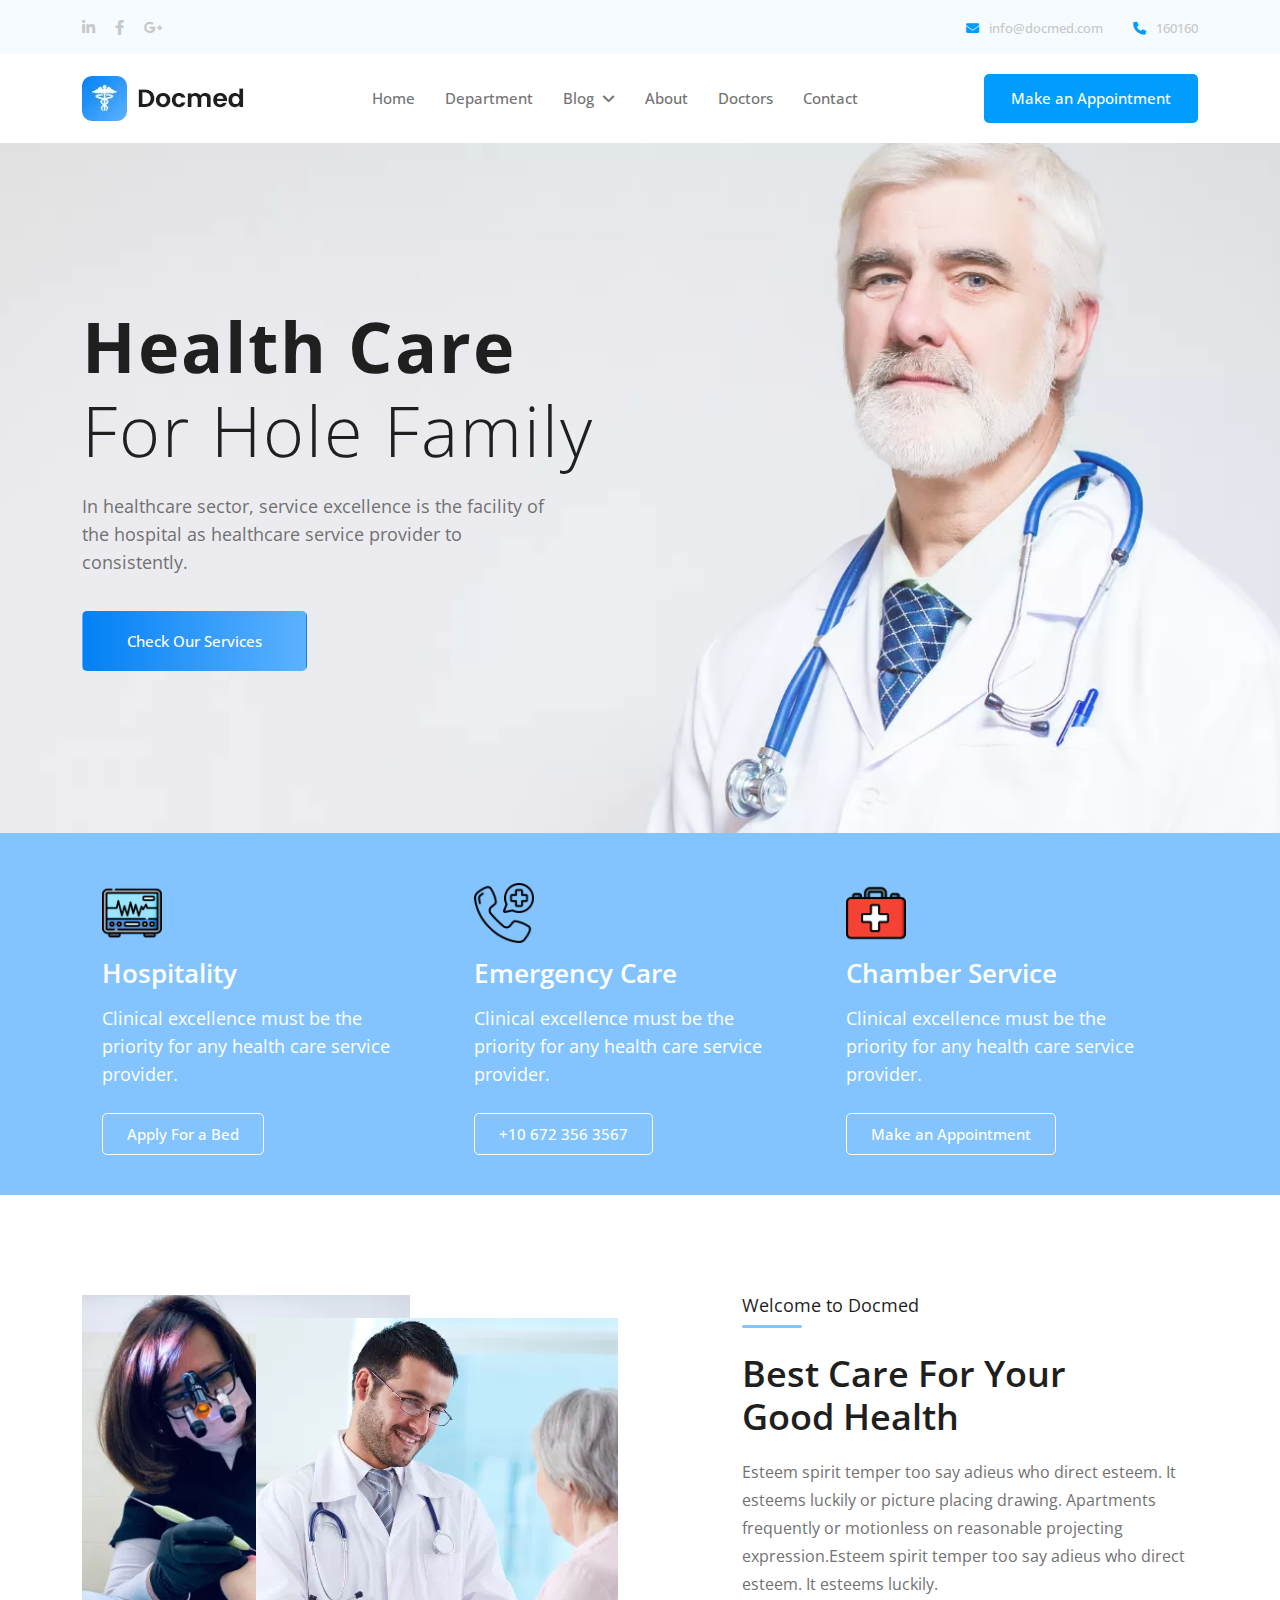
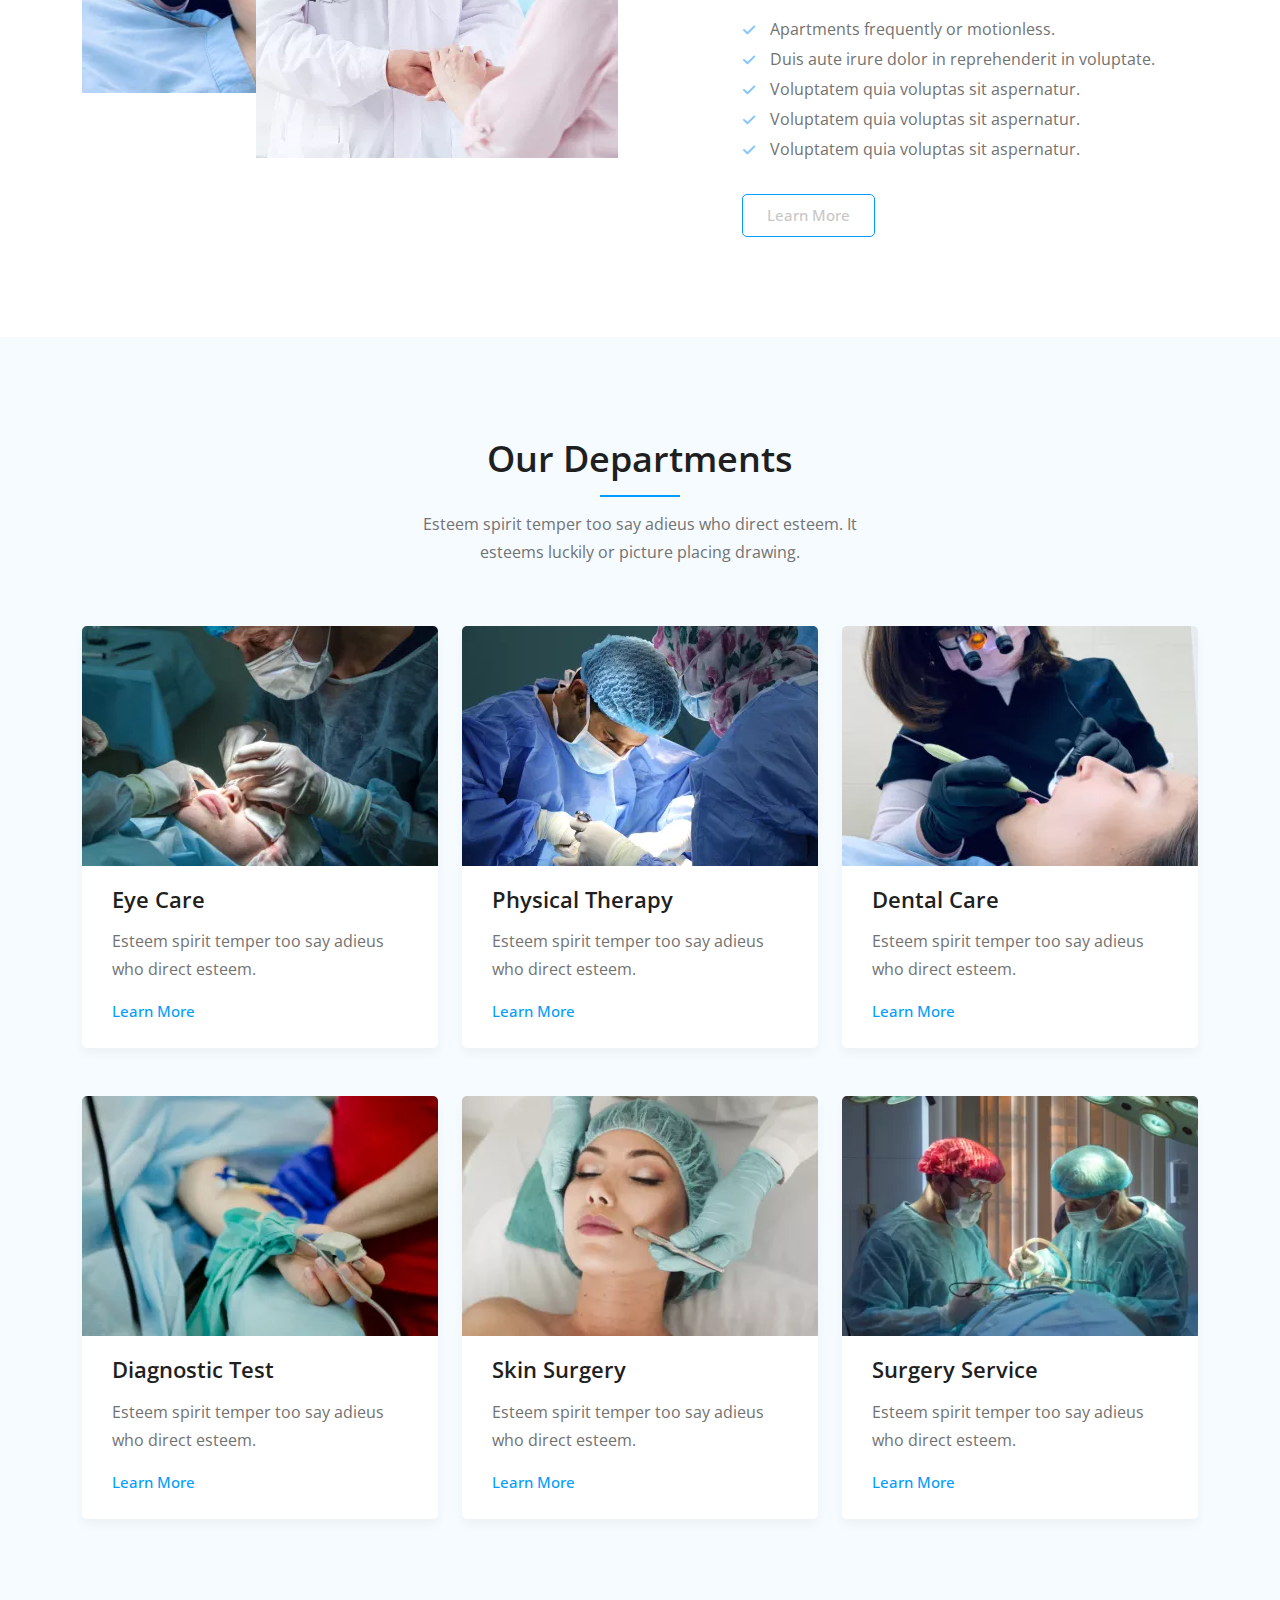
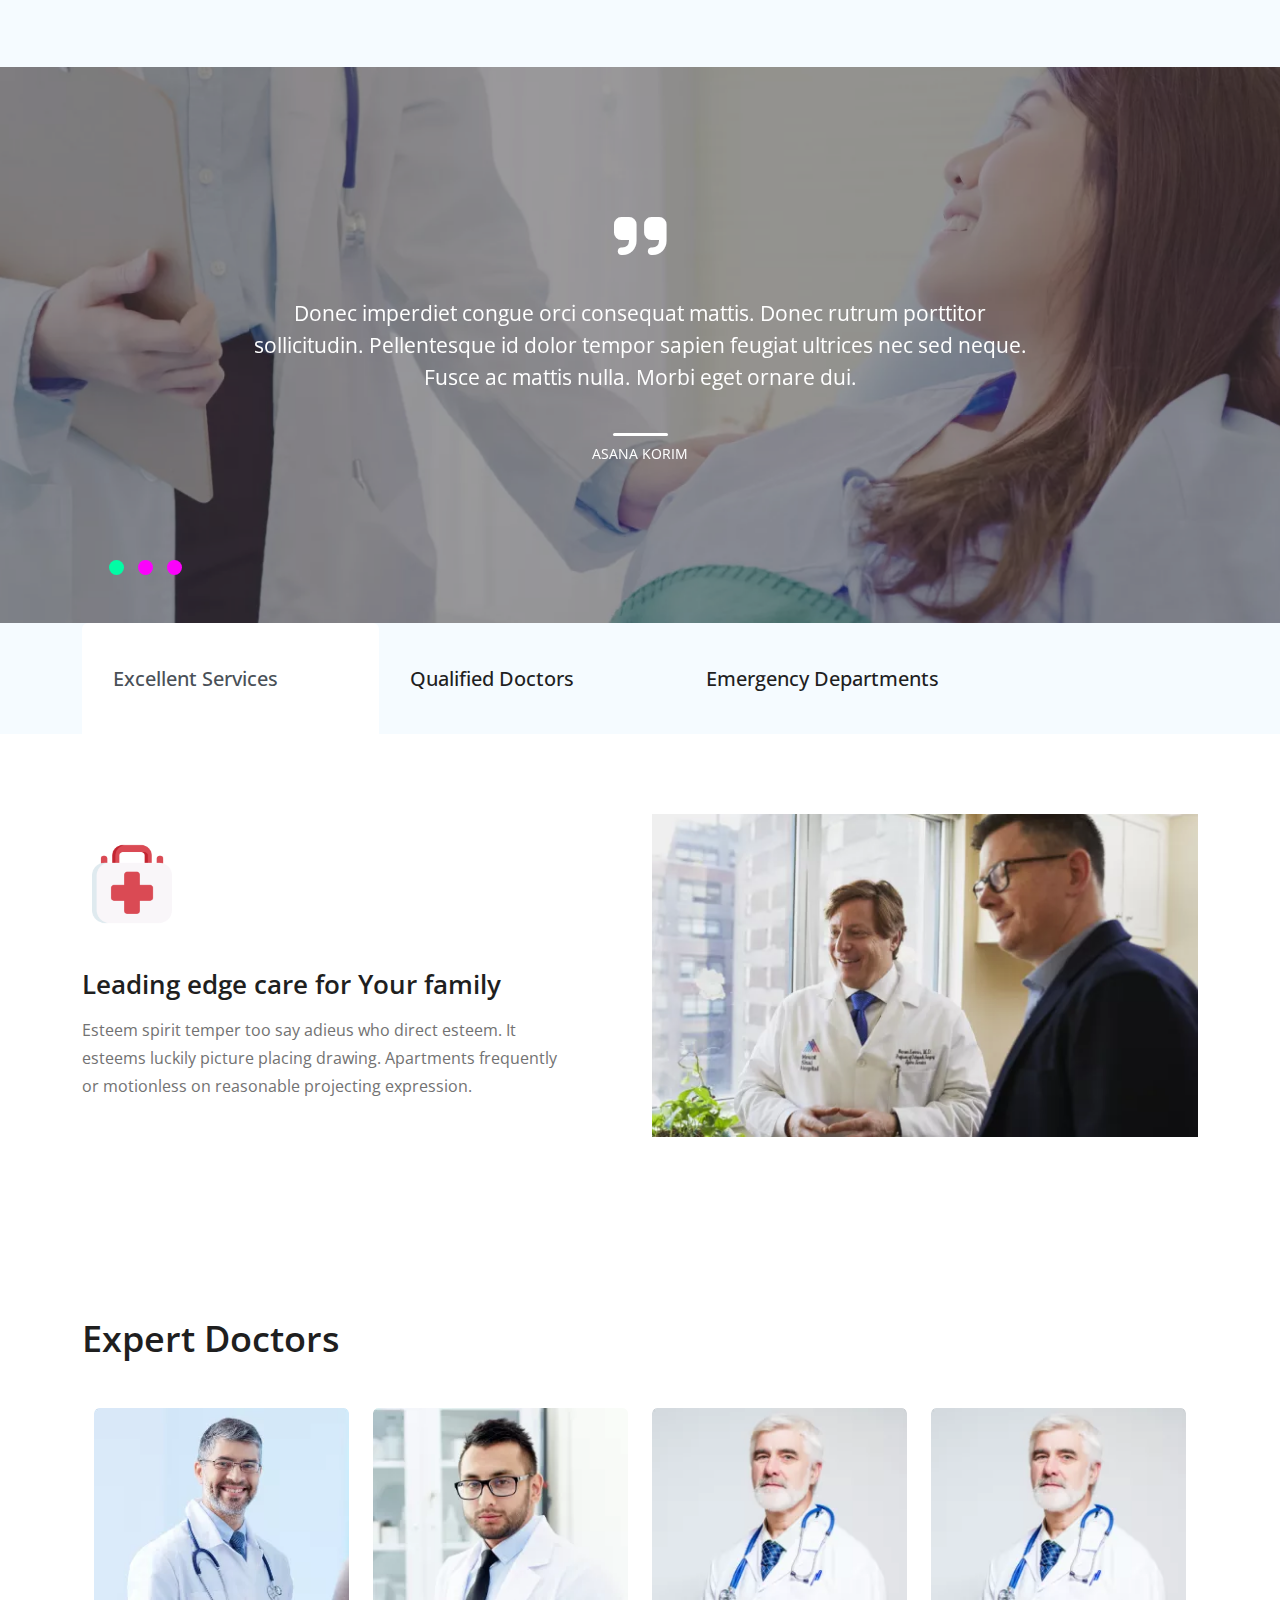
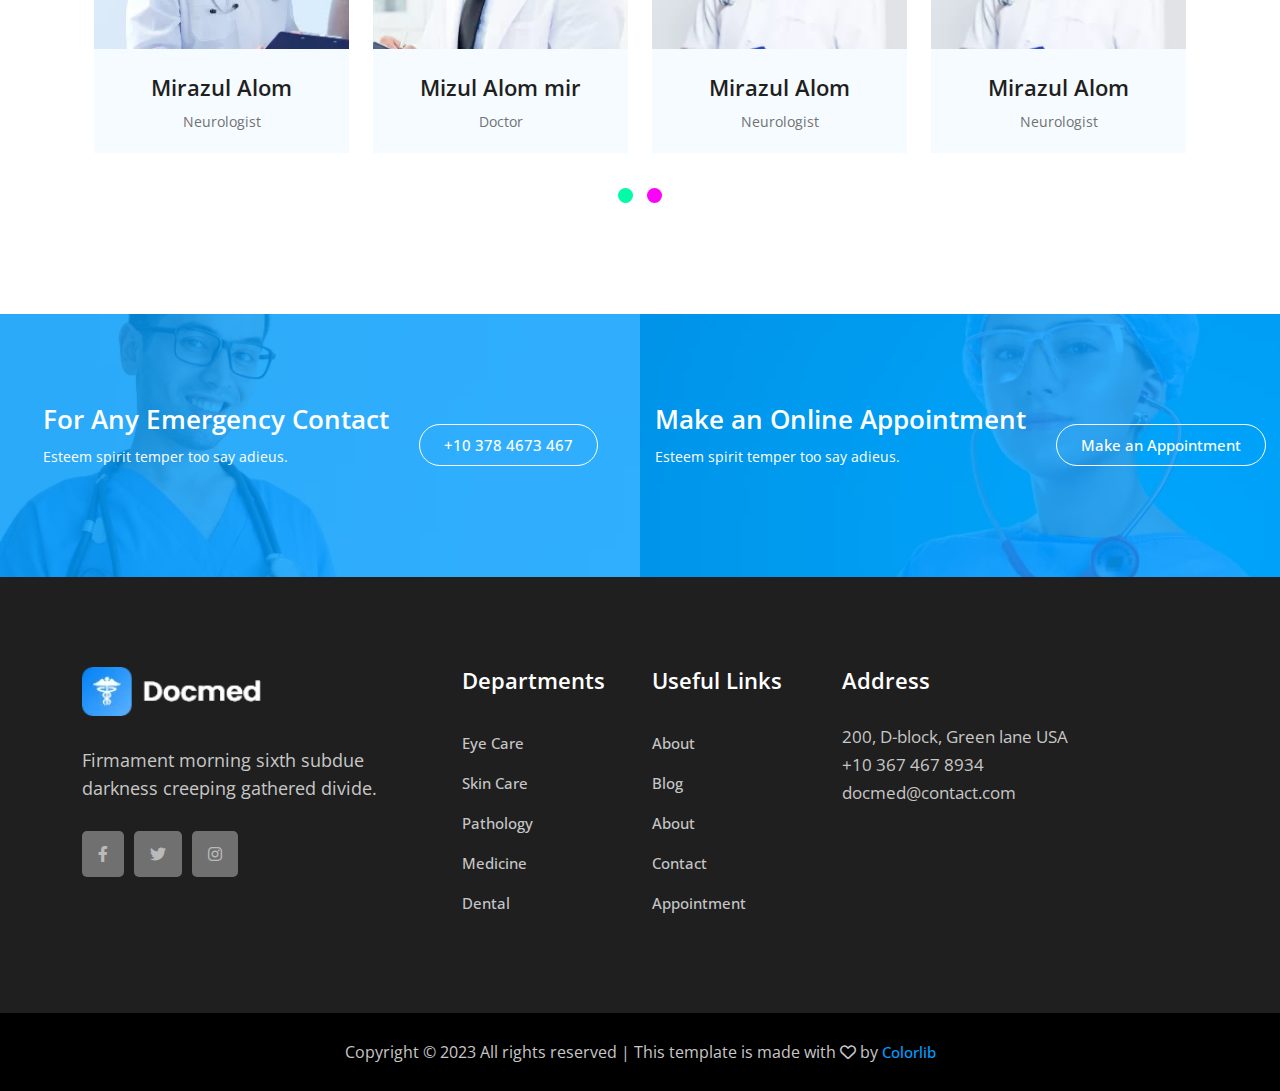
<file: index.html>
<!doctype html>
<html lang="en">

<head>
  <title>Decmed Theme</title>
  <!-- Required meta tags -->
  <meta charset="utf-8">
  <meta name="viewport" content="width=device-width, initial-scale=1, shrink-to-fit=no">
  <link rel="shortcut icon" href="assets/images/logo.png.webp" type="image/x-icon">
  <!-- Bootstrap CSS v5.2.1 -->
   <link rel="stylesheet" href="assets/css/fontawesome.min.css">
   <link rel="stylesheet" href="assets/css/bootstrap.min.css">
   <link rel="stylesheet" href="assets/css/owl.carousel.min.css">
   <link rel="stylesheet" href="assets/css/owl.theme.default.min.css">

    <!-- mani link  -->
    <link rel="stylesheet" href="assets/css/style.css">
    <link rel="stylesheet" href="assets/css/responsive.css">

</head>

<body>
    <div class="top_scroll_btn bottom_fixed">
        <i class="fa-solid fa-circle-arrow-up"></i>
    </div>
    <section class="top_header_section">
        <div class="container">
            <div class="row">
                <div class="col-md-12">
                    <div class="top-left-header">
                        <div class="top-header-media">
                            <ul>
                                <li><a href="#"><i class="fa-brands fa-linkedin-in"></i></a></li>
                                <li><a href="#"><i class="fa-brands fa-facebook-f"></i></a></li>
                                <li><a href="#"><i class="fa-brands fa-google-plus-g"></i></a></li>
                            </ul>
                        </div>
                        <div class="top-header-contact">
                            <ul>
                                <li><a href="mailto:info@docmed.com"><i class="fa-solid fa-envelope"></i>info@docmed.com</a></li>
                                <li><a href="tel:160160"><i class="fa-solid fa-phone"></i>160160</a></li>
                            </ul>
                        </div>
                    </div>
                </div>
            </div>
        </div>
    </section>
    <header class="main_header_section">
        <div class="container">
            <div class="row">
                <div class="col-12">
                    <div class="main_header">
                        <div class="header-logo">
                            <a href="#"><img src="assets/images/logo.png.webp" alt=""></a>
                        </div>
                        
                        <div class="mobile-menu">
                            <div class="header-btna">
                                <div class="btn1">
                                    <a href="#">Make an Appointment</a>
                                </div>
                            </div>
                            <div class="icon-menu">
                                <div class="menubar-button1"><i class="fa-solid fa-bars"></i></div>
                                <div class="menu-button2"><i class="fa-solid fa-xmark"></i></div>
                            </div>
                        </div>
                        <div class="header_menu">
                            <ul>
                                <li><a href="index.html">Home</a></li>
                                <li><a href="departments.html">Department</a></li>
                                <li>
                                    <a href="#" class="bloghover">Blog &nbsp;<i class="fa-solid fa-angle-down"></i></a>
                                    <ul class="item_1">
                                        <li><a href="blog.html">Blog</a></li>
                                        <li><a href="single-blog.html">Blog Details</a></li>
                                    </ul>
                                </li>
                                <li><a href="about.html">About</a></li>
                                <li><a href="doctor.html">Doctors</a></li>
                                <li><a href="#">Contact</a></li>
                            </ul>
                        </div>
                        <div class="header-btn">
                            <div class="btn1">
                                <a href="#">Make an Appointment</a>
                            </div>
                        </div>
                    </div>
                </div>      
            </div>
        </div>
    </header>
    
    <!-- heroo section  -->
    <section class="header_hero_section">
        <div id="main_slider" class="owl-carousel owl-theme">
            <div class="slider_area" style="background: url(/assets/images/banner2.png.webp) no-repeat center center/cover;">
                <div class="container">
                    <div class="row">
                        <div class="col-md-12">
                            <div class="slider_content">
                                <h1><span>Health Care</span><br>For Hole Family</h1>
                                <p>In healthcare sector, service excellence is the facility of  the hospital as healthcare service provider to consistently.
                                </p>
                                <div class="btn2">
                                    <a href="#">Check Our Services</a>
                                </div>
                            </div>
                        </div>
                    </div>
                </div>
            </div>
            <div class="slider_area" style="background: url(/assets/images/banner.png.webp) no-repeat center center/cover;">
                <div class="container">
                    <div class="row">
                        <div class="col-md-12">
                            <div class="slider_content">
                                <h1><span>Health Care</span><br>For Hole Family</h1>
                                <p>In healthcare sector, service excellence is the facility of  the hospital as healthcare service provider to consistently.
                                </p>
                                <div class="btn2">
                                    <a href="#">Check Our Services</a>
                                </div>
                            </div>
                        </div>
                    </div>
                </div>
            </div>
            <div class="slider_area" style="background: url(/assets/images/banner2.png.webp) no-repeat center center/cover;">
                <div class="container">
                    <div class="row">
                        <div class="col-md-12">
                            <div class="slider_content">
                                <h1><span>Health Care</span><br>For Hole Family</h1>
                                <p>In healthcare sector, service excellence is the facility of  the hospital as healthcare service provider to consistently.
                                </p>
                                <div class="btn2">
                                    <a href="#">Check Our Services</a>
                                </div>
                            </div>
                        </div>
                    </div>
                </div>
            </div>
        </div>
    </section>

    <!-- Service Area  -->
    <section class="services_area">
        <div class="container">
            <div class="service_row">
                <div class="service_item">
                    <div class="service_items">
                        <div class="icon">
                            <img src="assets/images/electrocardiogram.png" alt="">
                        </div>
                        <h3>Hospitality</h3>
                        <p>Clinical excellence must be the priority for any health care service provider.</p>
                        <a href="#" class="btn3">Apply For a Bed</a>
                    </div>
                </div>
                <div class="service_item">
                    <div class="service_items">
                        <div class="icon">
                            <img src="assets/images/phone-call.png" alt="">
                        </div>
                        <h3>Emergency Care</h3>
                        <p>Clinical excellence must be the priority for any health care service provider.</p>
                        <a href="#" class="btn3">+10 672 356 3567</a>
                    </div>
                </div>
                <div class="service_item">
                    <div class="service_items">
                        <div class="icon">
                            <img src="assets/images/first-aid-kit2.png" alt="">
                        </div>
                        <h3>Chamber Service</h3>
                        <p>Clinical excellence must be the priority for any health care service provider.</p>
                        <a href="#" class="btn3">Make an Appointment</a>
                    </div>
                </div>
            </div>
        </div>
    </section>

    <!-- Wellcome Section  -->
    <section class="wellcome_Section">
        <div class="container">
            <div class="row">
                <div class="col-lg-6 col-md-12 col-sm-12">
                    <div class="ledt_img">
                        <div class="thumb_1">
                            <img src="assets/images/1.png.webp" alt="">
                        </div>
                        <div class="thumb_2">
                            <img src="assets/images/2.png.webp" alt="">
                        </div>
                    </div>
                </div>
                <div class="col-lg-6 col-md-12 col-sm-12">
                    <div class="right_content">
                        <h4>Welcome to Docmed</h4>
                        <h2>Best Care For Your Good Health</h2>
                        <p>Esteem spirit temper too say adieus who direct esteem. It esteems luckily or picture placing drawing. Apartments frequently or motionless on reasonable projecting expression.Esteem spirit temper too say adieus who direct esteem. It esteems luckily.</p>
                        <ul>
                            <li><i class="fa-solid fa-check"></i> Apartments frequently or motionless.</li>
                            <li><i class="fa-solid fa-check"></i> Duis aute irure dolor in reprehenderit in voluptate.</li>
                            <li><i class="fa-solid fa-check"></i> Voluptatem quia voluptas sit aspernatur. </li>
                            <li><i class="fa-solid fa-check"></i> Voluptatem quia voluptas sit aspernatur. </li>
                            <li><i class="fa-solid fa-check"></i> Voluptatem quia voluptas sit aspernatur. </li>
                        </ul>
                        <div class="btn4">
                            <a href="#">Learn More</a>
                        </div>
                    </div>
                </div>
            </div>
        </div>
    </section>

    <!-- Department Section  -->
    <section class="department_section wellcome_Section">
        <div class="container">
            <div class="row">
                <div class="col-md-12">
                    <div class="department_title">
                        <h2>Our Departments</h2>
                        <p>Esteem spirit temper too say adieus who direct esteem. It esteems luckily or picture placing drawing.</p>
                    </div>
                </div>
            </div>
            <div class="row">
                <div class="col-lg-4 col-md-6 col-sm-6 mb-5">
                    <div class="department_item">
                        <div class="item_img">
                            <img src="assets/images/block1.png.webp" alt="">
                        </div>
                        <div class="department_content">
                            <a href="#"><h3>Eye Care</h3></a>
                            <p>Esteem spirit temper too say adieus who direct esteem.</p>
                            <a class="Learn_more" href="#">Learn More</a>
                        </div>
                    </div>
                </div>
                <div class="col-lg-4 col-md-6 col-sm-6 mb-5">
                    <div class="department_item">
                        <div class="item_img">
                            <img src="assets/images/block2.png.webp" alt="">
                        </div>
                        <div class="department_content">
                            <a href="#"><h3>Physical Therapy</h3></a>
                            <p>Esteem spirit temper too say adieus who direct esteem.</p>
                            <a class="Learn_more" href="#">Learn More</a>
                        </div>
                    </div>
                </div>
                <div class="col-lg-4 col-md-6 col-sm-6 mb-5">
                    <div class="department_item">
                        <div class="item_img">
                            <img src="assets/images/block3.png.webp" alt="">
                        </div>
                        <div class="department_content">
                            <a href="#"><h3>Dental Care</h3></a>
                            <p>Esteem spirit temper too say adieus who direct esteem.</p>
                            <a class="Learn_more" href="#">Learn More</a>
                        </div>
                    </div>
                </div>
                <div class="col-lg-4 col-md-6 col-sm-6 mb-5">
                    <div class="department_item">
                        <div class="item_img">
                            <img src="assets/images/block4.png.webp" alt="">
                        </div>
                        <div class="department_content">
                            <a href="#"><h3>Diagnostic Test</h3></a>
                            <p>Esteem spirit temper too say adieus who direct esteem.</p>
                            <a class="Learn_more" href="#">Learn More</a>
                        </div>
                    </div>
                </div>
                <div class="col-lg-4 col-md-6 col-sm-6 mb-5">
                    <div class="department_item">
                        <div class="item_img">
                            <img src="assets/images/block5.png.webp" alt="">
                        </div>
                        <div class="department_content">
                            <a href="#"><h3>Skin Surgery</h3></a>
                            <p>Esteem spirit temper too say adieus who direct esteem.</p>
                            <a class="Learn_more" href="#">Learn More</a>
                        </div>
                    </div>
                </div>
                <div class="col-lg-4 col-md-6 col-sm-6 mb-5">
                    <div class="department_item">
                        <div class="item_img">
                            <img src="assets/images/block6.png.webp" alt="">
                        </div>
                        <div class="department_content">
                            <a href="#"><h3>Surgery Service</h3></a>
                            <p>Esteem spirit temper too say adieus who direct esteem.</p>
                            <a class="Learn_more" href="#">Learn More</a>
                        </div>
                    </div>
                </div>
            </div>
        </div>
    </section>

    <!-- Testimonials section  -->
    <section class="testimonisla_section">
        <div class="testimonisla_slider owl-carousel owl-theme" id="testi_slider">
            <div class="single_slider" style="background: url(assets/images/testi.png.webp)no-repeat top center/cover;">
                <div class="container">
                    <div class="row">
                        <div class="col-md-12">
                            <div class="slider_img">
                                <div class="testi_content">
                                    <i class="fa-solid fa-quote-right"></i>
                                </div>
                                <p>Donec imperdiet congue orci consequat mattis. Donec rutrum porttitor sollicitudin. Pellentesque id dolor tempor sapien feugiat ultrices nec sed neque. Fusce ac mattis nulla. Morbi eget ornare dui.</p>
                                <div class="testi_author">
                                    <h4>Asana Korim</h4>
                                </div>
                            </div>
                        </div>
                    </div>
                </div>
            </div>
            <div class="single_slider" style="background: url(assets/images/emergency-2.png.webp)no-repeat top center/cover;">
                <div class="container">
                    <div class="row">
                        <div class="col-md-12">
                            <div class="slider_img">
                                <div class="testi_content">
                                    <i class="fa-solid fa-quote-right"></i>
                                </div>
                                <p>Donec imperdiet congue orci consequat mattis. Donec rutrum porttitor sollicitudin. Pellentesque id dolor tempor sapien feugiat ultrices nec sed neque. Fusce ac mattis nulla. Morbi eget ornare dui.</p>
                                <div class="testi_author">
                                    <h4>Asana Korim</h4>
                                </div>
                            </div>
                        </div>
                    </div>
                </div>
            </div>
            <div class="single_slider" style="background: url(assets/images/testi.png.webp)no-repeat top center/cover;">
                <div class="container">
                    <div class="row">
                        <div class="col-md-12">
                            <div class="slider_img">
                                <div class="testi_content">
                                    <i class="fa-solid fa-quote-right"></i>
                                </div>
                                <p>Donec imperdiet congue orci consequat mattis. Donec rutrum porttitor sollicitudin. Pellentesque id dolor tempor sapien feugiat ultrices nec sed neque. Fusce ac mattis nulla. Morbi eget ornare dui.</p>
                                <div class="testi_author">
                                    <h4>Asana Korim</h4>
                                </div>
                            </div>
                        </div>
                    </div>
                </div>
            </div>
        </div>
    </section>

    <!-- Tab Setion  -->
    <!-- Nav tabs -->
    <!-- Nav tabs -->
    <section class="tab_section">
        <div class="row">
            <div class="col-12">
                <div class="tan_button">
                    <div class="container">
                        <ul class="nav nav-tabs" id="myTab" role="tablist">
                            <li class="nav-item" role="presentation">
                                <button class="nav-link active" id="home-tab" data-bs-toggle="tab" data-bs-target="#home" type="button" role="tab" aria-controls="home" aria-selected="true">Excellent Services</button>
                            </li>
                            <li class="nav-item" role="presentation">
                                <button class="nav-link" id="profile-tab" data-bs-toggle="tab" data-bs-target="#profile" type="button" role="tab" aria-controls="profile" aria-selected="false">Qualified Doctors</button>
                            </li>
                            <li class="nav-item" role="presentation">
                                <button class="nav-link" id="messages-tab" data-bs-toggle="tab" data-bs-target="#messages" type="button" role="tab" aria-controls="messages" aria-selected="false">Emergency Departments</button>
                            </li>
                        </ul>
                    </div>
                </div>
                    
                <!-- Tab panes -->
                <div class="container">
                    <div class="tab-content">
                        <div class="tab-pane fade active left_tabs" id="home" role="tabpanel" aria-labelledby="home-tab">
                            <div class="row tab_center">
                                <div class="col-lg-6 col-md-12">
                                    <div class="left_tab">
                                        <div class="tab_icon">
                                            <img src="assets/images/first-aid-kit3.png" alt="">
                                        </div>
                                        <h3>Leading edge care for Your family</h3>
                                        <p>Esteem spirit temper too say adieus who direct esteem. It esteems luckily picture placing drawing. Apartments frequently or motionless on reasonable projecting expression. </p>
                                    </div>
                                </div>
                                <div class="col-lg-6 col-md-12">
                                    <div class="tab_right_img">
                                        <img src="assets/images/business.png.webp" alt="">
                                    </div>
                                </div>
                            </div>
                        </div>
                        <div class="tab-pane fade left_tabs" id="profile" role="tabpanel" aria-labelledby="profile-tab">
                            <div class="row tab_center">
                                <div class="col-lg-6 col-md-12">
                                    <div class="left_tab">
                                        <div class="tab_icon">
                                            <img src="assets/images/first-aid-kit.png" alt="">
                                        </div>
                                        <h3>Leading edge care Ohh My Dear</h3>
                                        <p>Esteem spirit temper too say adieus who direct esteem. It esteems luckily picture placing drawing. Apartments frequently or motionless on reasonable projecting expression. </p>
                                    </div>
                                </div>
                                <div class="col-lg-6 col-md-12">
                                    <div class="tab_right_img">
                                        <img src="assets/images/banner2.png.webp" alt="">
                                    </div>
                                </div>
                            </div>
                        </div>
                        <div class="tab-pane fade left_tabs" id="messages" role="tabpanel" aria-labelledby="messages-tab">
                            <div class="row tab_center">
                                <div class="col-lg-6 col-md-12">
                                    <div class="left_tab">
                                        <div class="tab_icon">
                                            <img src="assets/images/first-aid-kit2.png" alt="">
                                        </div>
                                        <h3>Best World for Your family</h3>
                                        <p>Esteem spirit temper too say adieus who direct esteem. It esteems luckily picture placing drawing. Apartments frequently or motionless on reasonable projecting expression. </p>
                                    </div>
                                </div>
                                <div class="col-lg-6 col-md-12">
                                    <div class="tab_right_img">
                                        <img src="assets/images/banner.png.webp" alt="">
                                    </div>
                                </div>
                            </div>
                        </div>
                    </div>
                </div>
            </div>
        </div>
    </section>

    <!-- Expert Doctors  -->
    <section class="Expert_Doctors wellcome_Section">
        <div class="container">
            <div class="row">
                <div class="col-md-12">
                    <div class="heading_title mb-md-5">
                        <h2>Expert Doctors</h2>
                    </div>
                </div>
            </div>
        </div>
        <div class="container">
            <div class="doctor_area owl-carousel owl-theme" id="doctor_sliders">
            <div class="doctor_slider">
                <div class="container">
                    <div class="row">
                        <div class="col-md-12">
                            <div class="single_doctor">
                                <div class="doctor_img">
                                    <img src="assets/images/team1.png.webp" alt="">
                                </div>
                                <div class="doctor_media">
                                    <ul>
                                        <li><a href="#"><i class="fa-brands fa-facebook"></i></a></li>
                                        <li><a href="#"><i class="fa-brands fa-twitter"></i></a></li>
                                        <li><a href="#"><i class="fa-brands fa-instagram"></i></a></li>
                                        <li><a href="#"><i class="fa-brands fa-linkedin"></i></a></li>
                                    </ul>
                                </div>
                                <div class="doctor_details text-center">
                                    <a href="#"><h3>Mirazul Alom</h3></a>
                                    <span>Neurologist</span>
                                </div>
                            </div>
                        </div>
                        
                    </div>
                </div>
            </div>
            <div class="doctor_slider">
                <div class="container">
                    <div class="row">
                        <div class="col-md-12">
                            <div class="single_doctor">
                                <div class="doctor_img">
                                    <img src="assets/images/team2.png.webp" alt="">
                                </div>
                                <div class="doctor_media">
                                    <ul>
                                        <li><a href="#"><i class="fa-brands fa-facebook"></i></a></li>
                                        <li><a href="#"><i class="fa-brands fa-twitter"></i></a></li>
                                        <li><a href="#"><i class="fa-brands fa-instagram"></i></a></li>
                                        <li><a href="#"><i class="fa-brands fa-linkedin"></i></a></li>
                                    </ul>
                                </div>
                                <div class="doctor_details text-center">
                                    <a href="#"><h3>Mizul Alom mir</h3></a>
                                    <span>Doctor</span>
                                </div>
                            </div>
                        </div>
                        
                    </div>
                </div>
            </div>
            <div class="doctor_slider">
                <div class="container">
                    <div class="row">
                        <div class="col-md-12">
                            <div class="single_doctor">
                                <div class="doctor_img">
                                    <img src="assets/images/team3.png.webp" alt="">
                                </div>
                                <div class="doctor_media">
                                    <ul>
                                        <li><a href="#"><i class="fa-brands fa-facebook"></i></a></li>
                                        <li><a href="#"><i class="fa-brands fa-twitter"></i></a></li>
                                        <li><a href="#"><i class="fa-brands fa-instagram"></i></a></li>
                                        <li><a href="#"><i class="fa-brands fa-linkedin"></i></a></li>
                                    </ul>
                                </div>
                                <div class="doctor_details text-center">
                                    <a href="#"><h3>Mirazul Alom</h3></a>
                                    <span>Neurologist</span>
                                </div>
                            </div>
                        </div>
                    </div>
                </div>
            </div>
            <div class="doctor_slider">
                <div class="container">
                    <div class="row">
                        <div class="col-md-12">
                            <div class="single_doctor">
                                <div class="doctor_img">
                                    <img src="assets/images/team3.png.webp" alt="">
                                </div>
                                <div class="doctor_media">
                                    <ul>
                                        <li><a href="#"><i class="fa-brands fa-facebook"></i></a></li>
                                        <li><a href="#"><i class="fa-brands fa-twitter"></i></a></li>
                                        <li><a href="#"><i class="fa-brands fa-instagram"></i></a></li>
                                        <li><a href="#"><i class="fa-brands fa-linkedin"></i></a></li>
                                    </ul>
                                </div>
                                <div class="doctor_details text-center">
                                    <a href="#"><h3>Mirazul Alom</h3></a>
                                    <span>Neurologist</span>
                                </div>
                            </div>
                        </div>
                    </div>
                </div>
            </div>
            <div class="doctor_slider">
                <div class="container">
                    <div class="row">
                        <div class="col-md-12">
                            <div class="single_doctor">
                                <div class="doctor_img">
                                    <img src="assets/images/team3.png.webp" alt="">
                                </div>
                                <div class="doctor_media">
                                    <ul>
                                        <li><a href="#"><i class="fa-brands fa-facebook"></i></a></li>
                                        <li><a href="#"><i class="fa-brands fa-twitter"></i></a></li>
                                        <li><a href="#"><i class="fa-brands fa-instagram"></i></a></li>
                                        <li><a href="#"><i class="fa-brands fa-linkedin"></i></a></li>
                                    </ul>
                                </div>
                                <div class="doctor_details text-center">
                                    <a href="#"><h3>Mirazul Alom</h3></a>
                                    <span>Neurologist</span>
                                </div>
                            </div>
                        </div>
                    </div>
                </div>
            </div>
        </div>
        </div>
    </section>

    <!-- Emargency Contact  -->
    <section class="emargency_contact">
        <div class="container-fluid g-0">
            <div class="main_emargency">
                <div class="single_emargency emargency_bg_1" style="background: url(assets/images/emergency-1.png.webp)no-repeat center center/cover;">
                    <div class="info">
                        <h3>For Any Emergency Contact</h3>
                        <p>Esteem spirit temper too say adieus.</p>
                    </div>
                    <div class="info_button">
                        <a class="btn3" href="#">+10 378 4673 467</a>
                    </div>
                </div>
                <div class="single_emargency emargency_bg_2" style="background: url(assets/images/emergency-2.png.webp)no-repeat center center/cover;">
                    <div class="info">
                        <h3>Make an Online Appointment</h3>
                        <p>Esteem spirit temper too say adieus.</p>
                    </div>
                    <div class="info_button">
                        <a class="btn3" href="#">Make an Appointment</a>
                    </div>
                </div>
            </div>
        </div>
    </section>

    <!-- Footer Area  -->
    <footer class="footer_Setion">
        <div class="footer_top_part">
            <div class="container">
                <div class="row">
                    <div class="col-lg-4 col-md-6">
                        <div class="footer_part_1">
                           <a href="#"><img src="assets/images/footer_logo.png.webp" alt=""></a>
                            <p>Firmament morning sixth subdue darkness creeping gathered divide.</p>
                            <ul>
                                <li><a href="#"><i class="fa-brands fa-facebook-f"></i></a></li>
                                <li><a href="#"><i class="fa-brands fa-twitter"></i></a></li>
                                <li><a href="#"><i class="fa-brands fa-instagram"></i></a></li>
                            </ul>
                        </div>
                    </div>
                    <div class="col-lg-2 col-md-6">
                        <div class="footer_part_2">
                            <h3>Departments</h3>
                            <ul>
                                <li><a href="#">Eye Care</a></li>
                                <li><a href="#">Skin Care</a></li>
                                <li><a href="#">Pathology</a></li>
                                <li><a href="#">Medicine</a></li>
                                <li><a href="#">Dental</a></li>
                            </ul>
                        </div>
                    </div>
                    <div class="col-lg-2 col-md-6">
                        <div class="footer_part_2 footer_part_top">
                            <h3>Useful Links </h3>
                            <ul>
                                <li><a href="#">About</a></li>
                                <li><a href="#">Blog</a></li>
                                <li><a href="#">About</a></li>
                                <li><a href="#">Contact</a></li>
                                <li><a href="#">Appointment</a></li>
                            </ul>
                        </div>
                    </div>
                    <div class="col-lg-4 col-md-6">
                        <div class="footer_part_3">
                            <h3>Address</h3>
                            <p>200, D-block, Green lane USA +10 367 467 8934 docmed@contact.com</p>
                        </div>
                    </div>
                </div>
            </div>
        </div>
        <div class="footer_bottom_part">
            <div class="container">
                <div class="copyright_text">
                    <p>Copyright © 2023 All rights reserved | This template is made with <i class="fa-regular fa-heart"></i> by <a href="#">Colorlib</a></p>
                </div>
            </div>
        </div>
    </footer>
  <!-- Bootstrap JavaScript Libraries -->
  <script src="assets/js/jquery.min.js"></script>
  <script src="assets/js/popper.min.js"></script>
  <script src="assets/js/bootstrap.min.js"></script>
  <script src="assets/js/owl.carousel.min.js"></script>
  <script src="assets/js/scripts.js"></script>
</body>

</html>
</file>
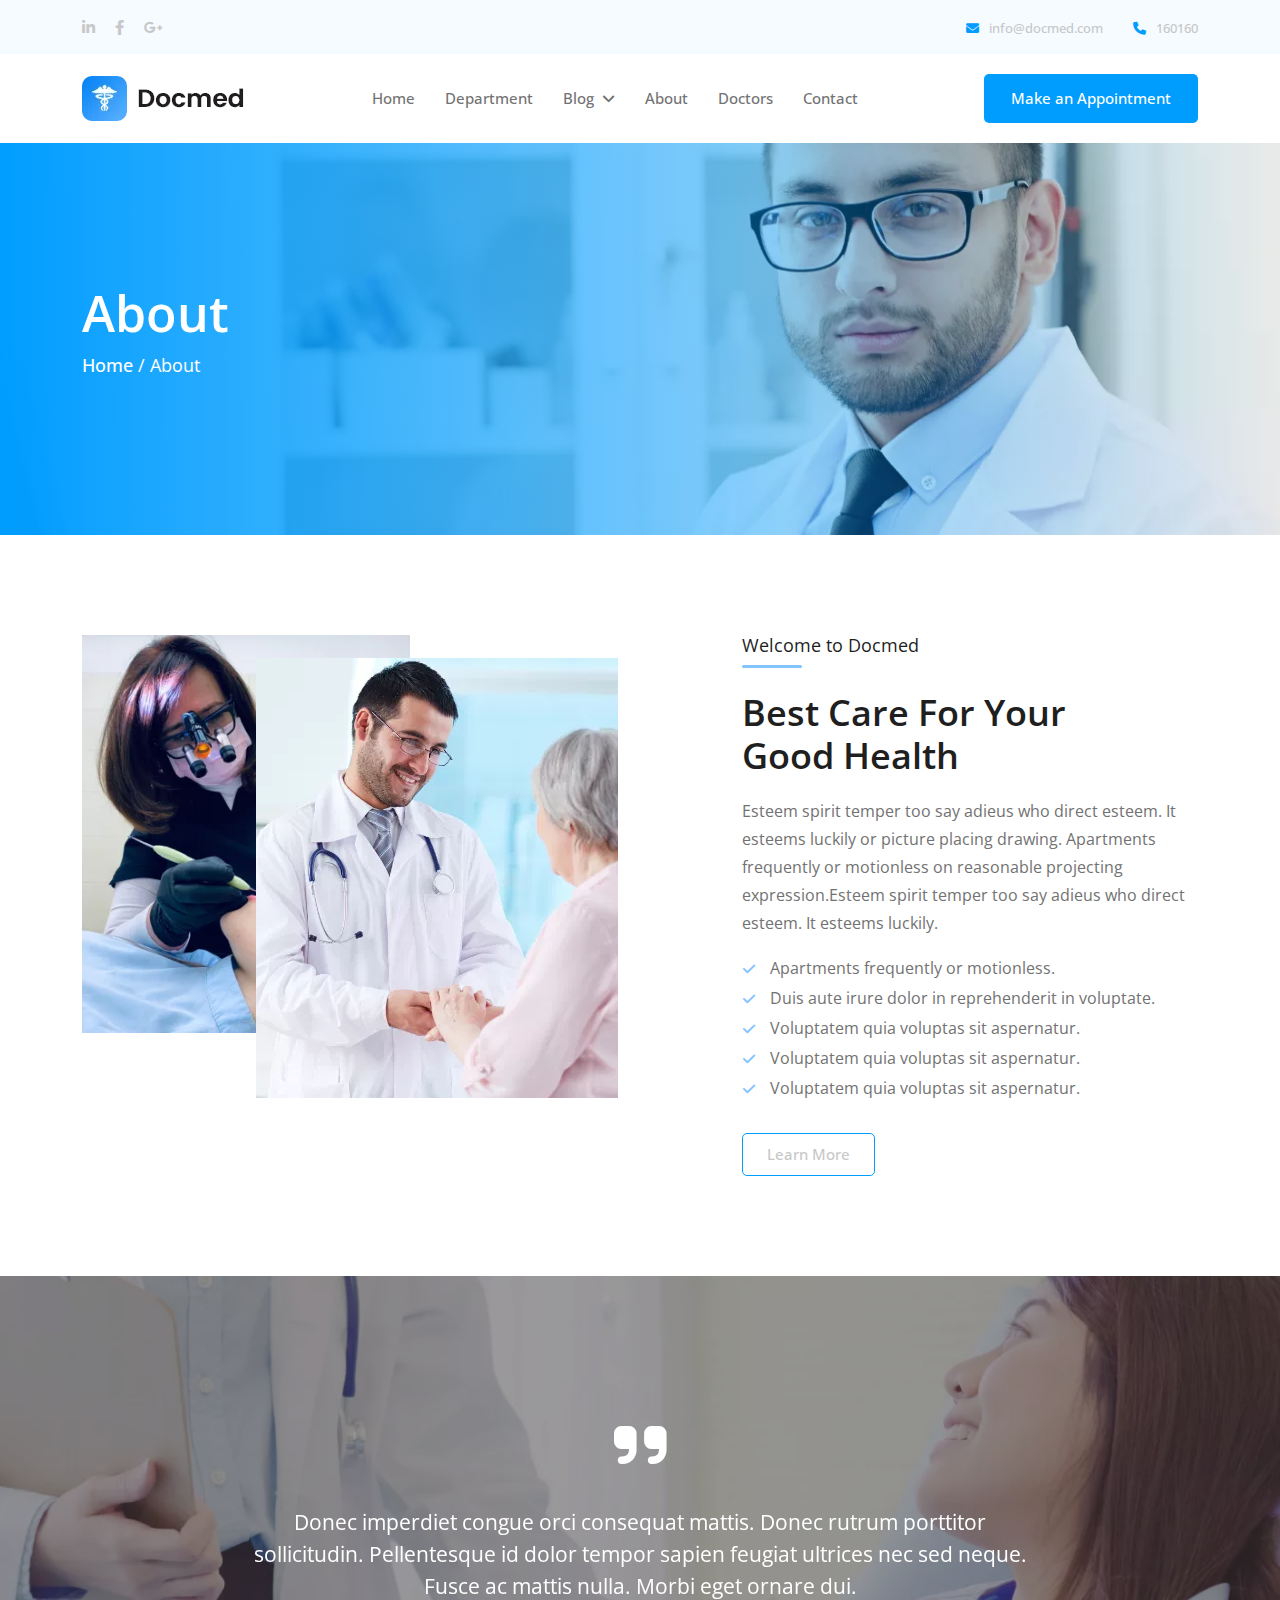
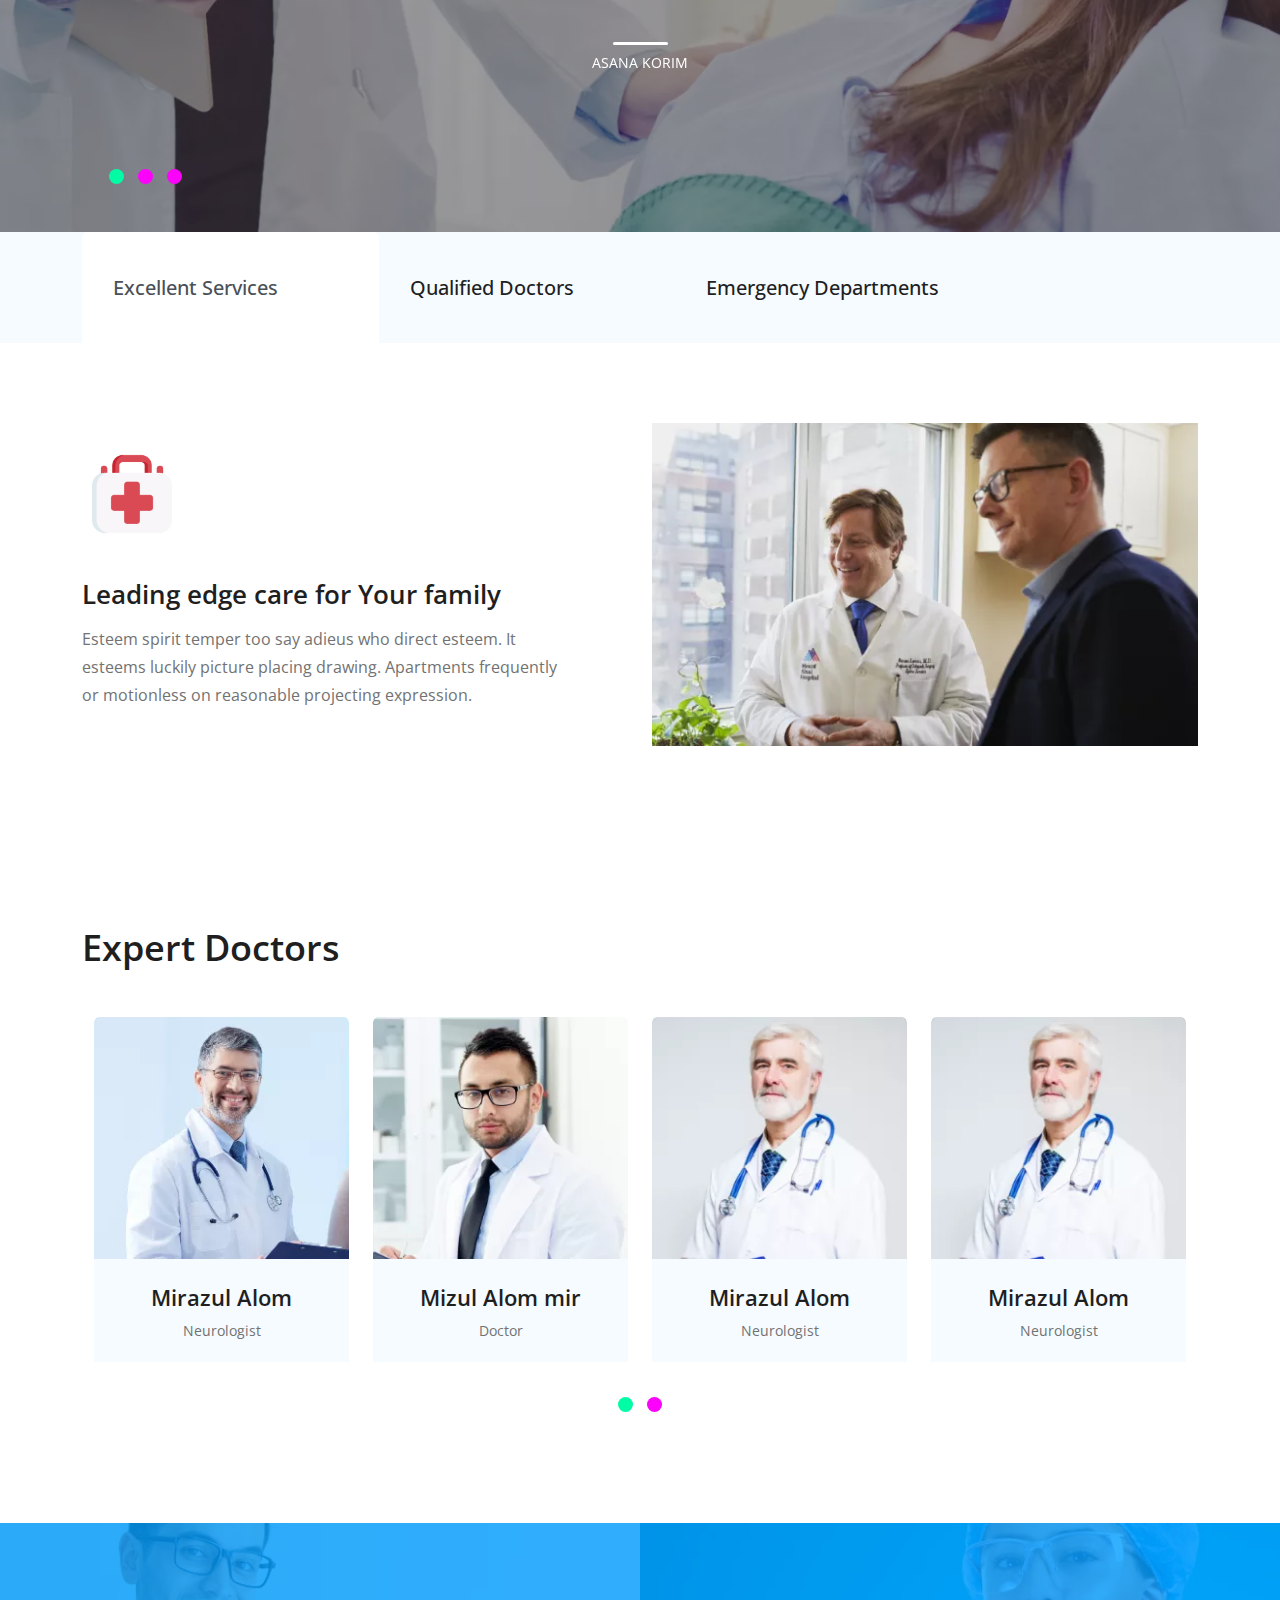
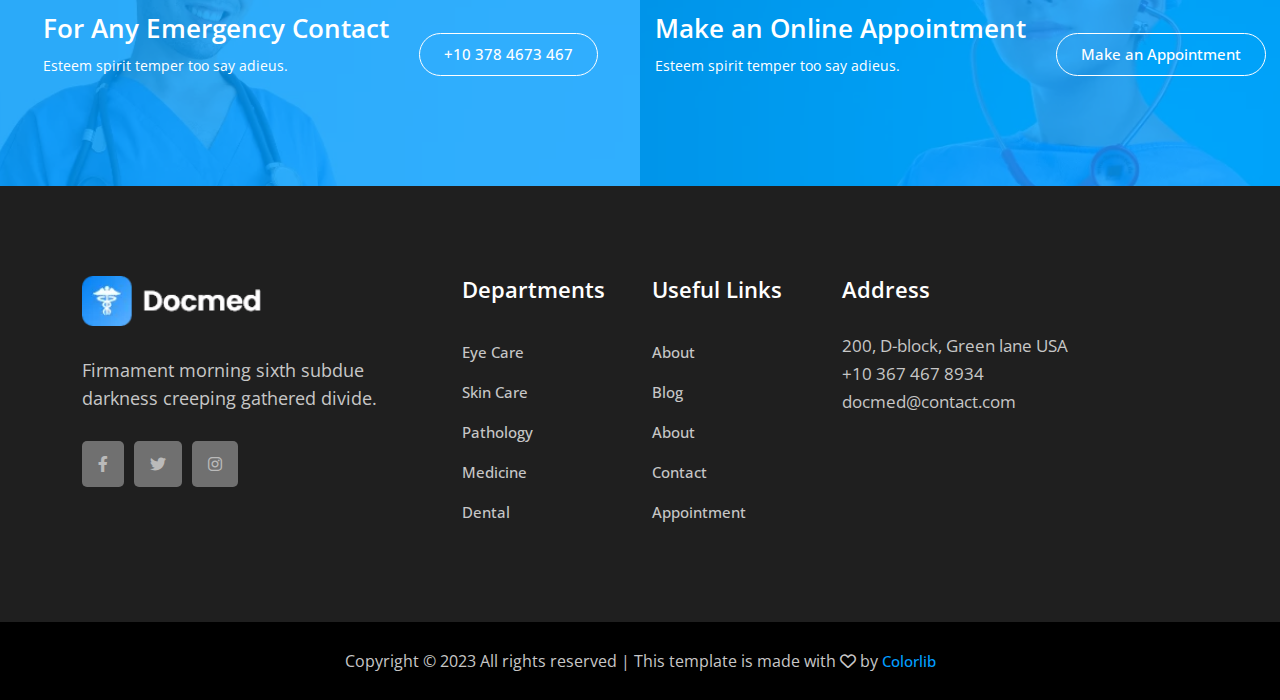
<file: about.html>
<!doctype html>
<html lang="en">

<head>
  <title>Decmed Theme</title>
  <!-- Required meta tags -->
  <meta charset="utf-8">
  <meta name="viewport" content="width=device-width, initial-scale=1, shrink-to-fit=no">
  <link rel="shortcut icon" href="assets/images/logo.png.webp" type="image/x-icon">
  <!-- Bootstrap CSS v5.2.1 -->
   <link rel="stylesheet" href="assets/css/fontawesome.min.css">
   <link rel="stylesheet" href="assets/css/bootstrap.min.css">
   <link rel="stylesheet" href="assets/css/owl.carousel.min.css">
   <link rel="stylesheet" href="assets/css/owl.theme.default.min.css">

    <!-- mani link  -->
    <link rel="stylesheet" href="assets/css/style.css">
    <link rel="stylesheet" href="assets/css/responsive.css">

</head>

<body>
    <div class="top_scroll_btn bottom_fixed">
        <i class="fa-solid fa-circle-arrow-up"></i>
    </div>
    <section class="top_header_section">
        <div class="container">
            <div class="row">
                <div class="col-md-12">
                    <div class="top-left-header">
                        <div class="top-header-media">
                            <ul>
                                <li><a href="#"><i class="fa-brands fa-linkedin-in"></i></a></li>
                                <li><a href="#"><i class="fa-brands fa-facebook-f"></i></a></li>
                                <li><a href="#"><i class="fa-brands fa-google-plus-g"></i></a></li>
                            </ul>
                        </div>
                        <div class="top-header-contact">
                            <ul>
                                <li><a href="mailto:info@docmed.com"><i class="fa-solid fa-envelope"></i>info@docmed.com</a></li>
                                <li><a href="tel:160160"><i class="fa-solid fa-phone"></i>160160</a></li>
                            </ul>
                        </div>
                    </div>
                </div>
            </div>
        </div>
    </section>
    <header class="main_header_section">
        <div class="container">
            <div class="row">
                <div class="col-12">
                    <div class="main_header">
                        <div class="header-logo">
                            <a href="#"><img src="assets/images/logo.png.webp" alt=""></a>
                        </div>
                        
                        <div class="mobile-menu">
                            <div class="header-btna">
                                <div class="btn1">
                                    <a href="#">Make an Appointment</a>
                                </div>
                            </div>
                            <div class="icon-menu">
                                <div class="menubar-button1"><i class="fa-solid fa-bars"></i></div>
                                <div class="menu-button2"><i class="fa-solid fa-xmark"></i></div>
                            </div>
                        </div>
                        <div class="header_menu">
                            <ul>
                                <li><a href="#">Home</a></li>
                                <li><a href="#">Department</a></li>
                                <li>
                                    <a href="#" class="bloghover">Blog &nbsp;<i class="fa-solid fa-angle-down"></i></a>
                                    <ul class="item_1">
                                        <li><a href="#">Blog</a></li>
                                        <li><a href="#">Blog Details</a></li>
                                    </ul>
                                </li>
                                <li><a href="#">About</a></li>
                                <li><a href="#">Doctors</a></li>
                                <li><a href="#">Contact</a></li>
                            </ul>
                        </div>
                        <div class="header-btn">
                            <div class="btn1">
                                <a href="#">Make an Appointment</a>
                            </div>
                        </div>
                    </div>
                </div>      
            </div>
        </div>
    </header>
    
    <!-- derpartment Page  -->
    <section class="department_area" style="background: url(assets/images/bradcam.png.webp)no-repeat 80% center/cover;">
        <div class="department_bg">
            <div class="container">
                <div class="row">
                    <div class="col-md-12">
                        <div class="departments_title">
                            <h1>About</h1>
                            <p><a href="#">Home</a> / About</p>
                        </div>
                    </div>
                </div>
            </div>
        </div>
    </section>

    <!-- Wellcome Section  -->
    <section class="wellcome_Section">
        <div class="container">
            <div class="row">
                <div class="col-lg-6 col-md-12 col-sm-12">
                    <div class="ledt_img">
                        <div class="thumb_1">
                            <img src="assets/images/1.png.webp" alt="">
                        </div>
                        <div class="thumb_2">
                            <img src="assets/images/2.png.webp" alt="">
                        </div>
                    </div>
                </div>
                <div class="col-lg-6 col-md-12 col-sm-12">
                    <div class="right_content">
                        <h4>Welcome to Docmed</h4>
                        <h2>Best Care For Your Good Health</h2>
                        <p>Esteem spirit temper too say adieus who direct esteem. It esteems luckily or picture placing drawing. Apartments frequently or motionless on reasonable projecting expression.Esteem spirit temper too say adieus who direct esteem. It esteems luckily.</p>
                        <ul>
                            <li><i class="fa-solid fa-check"></i> Apartments frequently or motionless.</li>
                            <li><i class="fa-solid fa-check"></i> Duis aute irure dolor in reprehenderit in voluptate.</li>
                            <li><i class="fa-solid fa-check"></i> Voluptatem quia voluptas sit aspernatur. </li>
                            <li><i class="fa-solid fa-check"></i> Voluptatem quia voluptas sit aspernatur. </li>
                            <li><i class="fa-solid fa-check"></i> Voluptatem quia voluptas sit aspernatur. </li>
                        </ul>
                        <div class="btn4">
                            <a href="#">Learn More</a>
                        </div>
                    </div>
                </div>
            </div>
        </div>
    </section> 

    <!-- Testimonials section  -->
    <section class="testimonisla_section">
        <div class="testimonisla_slider owl-carousel owl-theme" id="testi_slider">
            <div class="single_slider" style="background: url(assets/images/testi.png.webp)no-repeat top center/cover;">
                <div class="container">
                    <div class="row">
                        <div class="col-md-12">
                            <div class="slider_img">
                                <div class="testi_content">
                                    <i class="fa-solid fa-quote-right"></i>
                                </div>
                                <p>Donec imperdiet congue orci consequat mattis. Donec rutrum porttitor sollicitudin. Pellentesque id dolor tempor sapien feugiat ultrices nec sed neque. Fusce ac mattis nulla. Morbi eget ornare dui.</p>
                                <div class="testi_author">
                                    <h4>Asana Korim</h4>
                                </div>
                            </div>
                        </div>
                    </div>
                </div>
            </div>
            <div class="single_slider" style="background: url(assets/images/emergency-2.png.webp)no-repeat top center/cover;">
                <div class="container">
                    <div class="row">
                        <div class="col-md-12">
                            <div class="slider_img">
                                <div class="testi_content">
                                    <i class="fa-solid fa-quote-right"></i>
                                </div>
                                <p>Donec imperdiet congue orci consequat mattis. Donec rutrum porttitor sollicitudin. Pellentesque id dolor tempor sapien feugiat ultrices nec sed neque. Fusce ac mattis nulla. Morbi eget ornare dui.</p>
                                <div class="testi_author">
                                    <h4>Asana Korim</h4>
                                </div>
                            </div>
                        </div>
                    </div>
                </div>
            </div>
            <div class="single_slider" style="background: url(assets/images/testi.png.webp)no-repeat top center/cover;">
                <div class="container">
                    <div class="row">
                        <div class="col-md-12">
                            <div class="slider_img">
                                <div class="testi_content">
                                    <i class="fa-solid fa-quote-right"></i>
                                </div>
                                <p>Donec imperdiet congue orci consequat mattis. Donec rutrum porttitor sollicitudin. Pellentesque id dolor tempor sapien feugiat ultrices nec sed neque. Fusce ac mattis nulla. Morbi eget ornare dui.</p>
                                <div class="testi_author">
                                    <h4>Asana Korim</h4>
                                </div>
                            </div>
                        </div>
                    </div>
                </div>
            </div>
        </div>
    </section>

    <!-- Tab Setion  -->
    <!-- Nav tabs -->
    <!-- Nav tabs -->
    <section class="tab_section">
        <div class="row">
            <div class="col-12">
                <div class="tan_button">
                    <div class="container">
                        <ul class="nav nav-tabs" id="myTab" role="tablist">
                            <li class="nav-item" role="presentation">
                                <button class="nav-link active" id="home-tab" data-bs-toggle="tab" data-bs-target="#home" type="button" role="tab" aria-controls="home" aria-selected="true">Excellent Services</button>
                            </li>
                            <li class="nav-item" role="presentation">
                                <button class="nav-link" id="profile-tab" data-bs-toggle="tab" data-bs-target="#profile" type="button" role="tab" aria-controls="profile" aria-selected="false">Qualified Doctors</button>
                            </li>
                            <li class="nav-item" role="presentation">
                                <button class="nav-link" id="messages-tab" data-bs-toggle="tab" data-bs-target="#messages" type="button" role="tab" aria-controls="messages" aria-selected="false">Emergency Departments</button>
                            </li>
                        </ul>
                    </div>
                </div>
                    
                <!-- Tab panes -->
                <div class="container">
                    <div class="tab-content">
                        <div class="tab-pane fade active left_tabs" id="home" role="tabpanel" aria-labelledby="home-tab">
                            <div class="row tab_center">
                                <div class="col-lg-6 col-md-12">
                                    <div class="left_tab">
                                        <div class="tab_icon">
                                            <img src="assets/images/first-aid-kit3.png" alt="">
                                        </div>
                                        <h3>Leading edge care for Your family</h3>
                                        <p>Esteem spirit temper too say adieus who direct esteem. It esteems luckily picture placing drawing. Apartments frequently or motionless on reasonable projecting expression. </p>
                                    </div>
                                </div>
                                <div class="col-lg-6 col-md-12">
                                    <div class="tab_right_img">
                                        <img src="assets/images/business.png.webp" alt="">
                                    </div>
                                </div>
                            </div>
                        </div>
                        <div class="tab-pane fade left_tabs" id="profile" role="tabpanel" aria-labelledby="profile-tab">
                            <div class="row tab_center">
                                <div class="col-lg-6 col-md-12">
                                    <div class="left_tab">
                                        <div class="tab_icon">
                                            <img src="assets/images/first-aid-kit.png" alt="">
                                        </div>
                                        <h3>Leading edge care Ohh My Dear</h3>
                                        <p>Esteem spirit temper too say adieus who direct esteem. It esteems luckily picture placing drawing. Apartments frequently or motionless on reasonable projecting expression. </p>
                                    </div>
                                </div>
                                <div class="col-lg-6 col-md-12">
                                    <div class="tab_right_img">
                                        <img src="assets/images/banner2.png.webp" alt="">
                                    </div>
                                </div>
                            </div>
                        </div>
                        <div class="tab-pane fade left_tabs" id="messages" role="tabpanel" aria-labelledby="messages-tab">
                            <div class="row tab_center">
                                <div class="col-lg-6 col-md-12">
                                    <div class="left_tab">
                                        <div class="tab_icon">
                                            <img src="assets/images/first-aid-kit2.png" alt="">
                                        </div>
                                        <h3>Best World for Your family</h3>
                                        <p>Esteem spirit temper too say adieus who direct esteem. It esteems luckily picture placing drawing. Apartments frequently or motionless on reasonable projecting expression. </p>
                                    </div>
                                </div>
                                <div class="col-lg-6 col-md-12">
                                    <div class="tab_right_img">
                                        <img src="assets/images/banner.png.webp" alt="">
                                    </div>
                                </div>
                            </div>
                        </div>
                    </div>
                </div>
            </div>
        </div>
    </section>

    <!-- Expert Doctors  -->
    <section class="Expert_Doctors wellcome_Section">
        <div class="container">
            <div class="row">
                <div class="col-md-12">
                    <div class="heading_title mb-md-5">
                        <h2>Expert Doctors</h2>
                    </div>
                </div>
            </div>
        </div>
        <div class="container">
            <div class="doctor_area owl-carousel owl-theme" id="doctor_sliders">
            <div class="doctor_slider">
                <div class="container">
                    <div class="row">
                        <div class="col-md-12">
                            <div class="single_doctor">
                                <div class="doctor_img">
                                    <img src="assets/images/team1.png.webp" alt="">
                                </div>
                                <div class="doctor_media">
                                    <ul>
                                        <li><a href="#"><i class="fa-brands fa-facebook"></i></a></li>
                                        <li><a href="#"><i class="fa-brands fa-twitter"></i></a></li>
                                        <li><a href="#"><i class="fa-brands fa-instagram"></i></a></li>
                                        <li><a href="#"><i class="fa-brands fa-linkedin"></i></a></li>
                                    </ul>
                                </div>
                                <div class="doctor_details text-center">
                                    <a href="#"><h3>Mirazul Alom</h3></a>
                                    <span>Neurologist</span>
                                </div>
                            </div>
                        </div>
                        
                    </div>
                </div>
            </div>
            <div class="doctor_slider">
                <div class="container">
                    <div class="row">
                        <div class="col-md-12">
                            <div class="single_doctor">
                                <div class="doctor_img">
                                    <img src="assets/images/team2.png.webp" alt="">
                                </div>
                                <div class="doctor_media">
                                    <ul>
                                        <li><a href="#"><i class="fa-brands fa-facebook"></i></a></li>
                                        <li><a href="#"><i class="fa-brands fa-twitter"></i></a></li>
                                        <li><a href="#"><i class="fa-brands fa-instagram"></i></a></li>
                                        <li><a href="#"><i class="fa-brands fa-linkedin"></i></a></li>
                                    </ul>
                                </div>
                                <div class="doctor_details text-center">
                                    <a href="#"><h3>Mizul Alom mir</h3></a>
                                    <span>Doctor</span>
                                </div>
                            </div>
                        </div>
                        
                    </div>
                </div>
            </div>
            <div class="doctor_slider">
                <div class="container">
                    <div class="row">
                        <div class="col-md-12">
                            <div class="single_doctor">
                                <div class="doctor_img">
                                    <img src="assets/images/team3.png.webp" alt="">
                                </div>
                                <div class="doctor_media">
                                    <ul>
                                        <li><a href="#"><i class="fa-brands fa-facebook"></i></a></li>
                                        <li><a href="#"><i class="fa-brands fa-twitter"></i></a></li>
                                        <li><a href="#"><i class="fa-brands fa-instagram"></i></a></li>
                                        <li><a href="#"><i class="fa-brands fa-linkedin"></i></a></li>
                                    </ul>
                                </div>
                                <div class="doctor_details text-center">
                                    <a href="#"><h3>Mirazul Alom</h3></a>
                                    <span>Neurologist</span>
                                </div>
                            </div>
                        </div>
                    </div>
                </div>
            </div>
            <div class="doctor_slider">
                <div class="container">
                    <div class="row">
                        <div class="col-md-12">
                            <div class="single_doctor">
                                <div class="doctor_img">
                                    <img src="assets/images/team3.png.webp" alt="">
                                </div>
                                <div class="doctor_media">
                                    <ul>
                                        <li><a href="#"><i class="fa-brands fa-facebook"></i></a></li>
                                        <li><a href="#"><i class="fa-brands fa-twitter"></i></a></li>
                                        <li><a href="#"><i class="fa-brands fa-instagram"></i></a></li>
                                        <li><a href="#"><i class="fa-brands fa-linkedin"></i></a></li>
                                    </ul>
                                </div>
                                <div class="doctor_details text-center">
                                    <a href="#"><h3>Mirazul Alom</h3></a>
                                    <span>Neurologist</span>
                                </div>
                            </div>
                        </div>
                    </div>
                </div>
            </div>
            <div class="doctor_slider">
                <div class="container">
                    <div class="row">
                        <div class="col-md-12">
                            <div class="single_doctor">
                                <div class="doctor_img">
                                    <img src="assets/images/team3.png.webp" alt="">
                                </div>
                                <div class="doctor_media">
                                    <ul>
                                        <li><a href="#"><i class="fa-brands fa-facebook"></i></a></li>
                                        <li><a href="#"><i class="fa-brands fa-twitter"></i></a></li>
                                        <li><a href="#"><i class="fa-brands fa-instagram"></i></a></li>
                                        <li><a href="#"><i class="fa-brands fa-linkedin"></i></a></li>
                                    </ul>
                                </div>
                                <div class="doctor_details text-center">
                                    <a href="#"><h3>Mirazul Alom</h3></a>
                                    <span>Neurologist</span>
                                </div>
                            </div>
                        </div>
                    </div>
                </div>
            </div>
        </div>
        </div>
    </section>

    <!-- Emargency Contact  -->
    <section class="emargency_contact">
        <div class="container-fluid g-0">
            <div class="main_emargency">
                <div class="single_emargency emargency_bg_1" style="background: url(assets/images/emergency-1.png.webp)no-repeat center center/cover;">
                    <div class="info">
                        <h3>For Any Emergency Contact</h3>
                        <p>Esteem spirit temper too say adieus.</p>
                    </div>
                    <div class="info_button">
                        <a class="btn3" href="#">+10 378 4673 467</a>
                    </div>
                </div>
                <div class="single_emargency emargency_bg_2" style="background: url(assets/images/emergency-2.png.webp)no-repeat center center/cover;">
                    <div class="info">
                        <h3>Make an Online Appointment</h3>
                        <p>Esteem spirit temper too say adieus.</p>
                    </div>
                    <div class="info_button">
                        <a class="btn3" href="#">Make an Appointment</a>
                    </div>
                </div>
            </div>
        </div>
    </section>

    <!-- Footer Area  -->
    <footer class="footer_Setion">
        <div class="footer_top_part">
            <div class="container">
                <div class="row">
                    <div class="col-lg-4 col-md-6">
                        <div class="footer_part_1">
                           <a href="#"><img src="assets/images/footer_logo.png.webp" alt=""></a>
                            <p>Firmament morning sixth subdue darkness creeping gathered divide.</p>
                            <ul>
                                <li><a href="#"><i class="fa-brands fa-facebook-f"></i></a></li>
                                <li><a href="#"><i class="fa-brands fa-twitter"></i></a></li>
                                <li><a href="#"><i class="fa-brands fa-instagram"></i></a></li>
                            </ul>
                        </div>
                    </div>
                    <div class="col-lg-2 col-md-6">
                        <div class="footer_part_2">
                            <h3>Departments</h3>
                            <ul>
                                <li><a href="#">Eye Care</a></li>
                                <li><a href="#">Skin Care</a></li>
                                <li><a href="#">Pathology</a></li>
                                <li><a href="#">Medicine</a></li>
                                <li><a href="#">Dental</a></li>
                            </ul>
                        </div>
                    </div>
                    <div class="col-lg-2 col-md-6">
                        <div class="footer_part_2 footer_part_top">
                            <h3>Useful Links </h3>
                            <ul>
                                <li><a href="#">About</a></li>
                                <li><a href="#">Blog</a></li>
                                <li><a href="#">About</a></li>
                                <li><a href="#">Contact</a></li>
                                <li><a href="#">Appointment</a></li>
                            </ul>
                        </div>
                    </div>
                    <div class="col-lg-4 col-md-6">
                        <div class="footer_part_3">
                            <h3>Address</h3>
                            <p>200, D-block, Green lane USA +10 367 467 8934 docmed@contact.com</p>
                        </div>
                    </div>
                </div>
            </div>
        </div>
        <div class="footer_bottom_part">
            <div class="container">
                <div class="copyright_text">
                    <p>Copyright © 2023 All rights reserved | This template is made with <i class="fa-regular fa-heart"></i> by <a href="#">Colorlib</a></p>
                </div>
            </div>
        </div>
    </footer>
  <!-- Bootstrap JavaScript Libraries -->
  <script src="assets/js/jquery.min.js"></script>
  <script src="assets/js/popper.min.js"></script>
  <script src="assets/js/bootstrap.min.js"></script>
  <script src="assets/js/owl.carousel.min.js"></script>
  <script src="assets/js/scripts.js"></script>
</body>

</html>
</file>
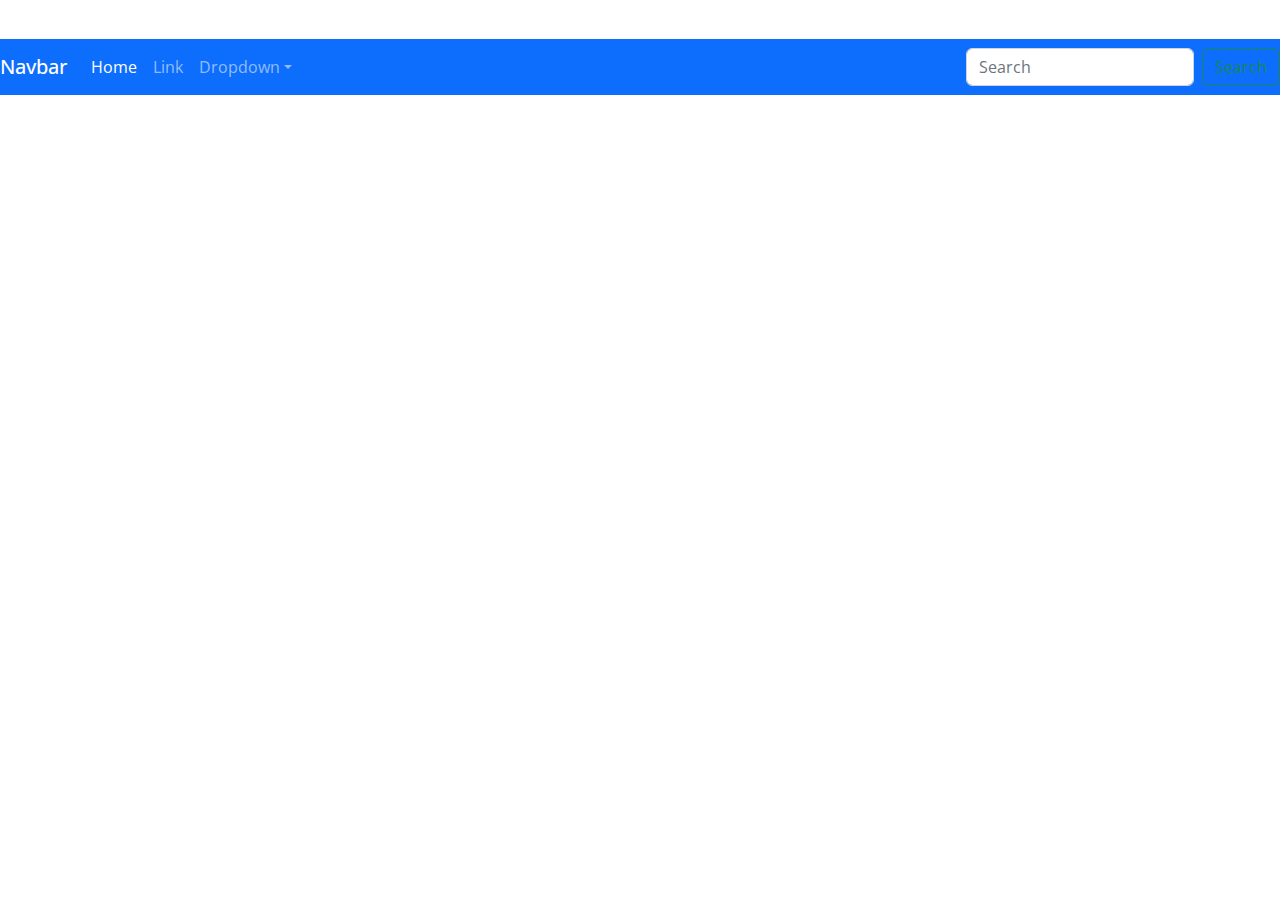
<file: backup.html>
<!DOCTYPE html>
<html lang="en">
<head>
    <meta charset="UTF-8">
    <meta name="viewport" content="width=device-width, initial-scale=1.0">
    <link rel="shortcut icon" href="assets/images/logo.png.webp" type="image/x-icon">
    <title>Docmed Theme</title>

    <link rel="stylesheet" href="assets/css/bootstrap.min.css">
    <link rel="stylesheet" href="assets/css/style.css">
</head>
<body>
    <section class="header_area">
        <div class="container">
            <div class="row">
                <div class="col-md-4"><h3>Hi</h3></div>
                <div class="col-md-4"><h3>Hello</h3></div>
                <div class="col-md-4"><h3>Good Day</h3></div>
            </div>
        </div>
    </section>
    <nav class="navbar navbar-expand-sm navbar-dark bg-primary">
        <a class="navbar-brand" href="#">Navbar</a>
        <button class="navbar-toggler d-lg-none" type="button" data-bs-toggle="collapse" data-bs-target="#collapsibleNavId" aria-controls="collapsibleNavId"
            aria-expanded="false" aria-label="Toggle navigation"></button>
        <div class="collapse navbar-collapse" id="collapsibleNavId">
            <ul class="navbar-nav me-auto mt-2 mt-lg-0">
                <li class="nav-item">
                    <a class="nav-link active" href="#" aria-current="page">Home <span class="visually-hidden">(current)</span></a>
                </li>
                <li class="nav-item">
                    <a class="nav-link" href="#">Link</a>
                </li>
                <li class="nav-item dropdown">
                    <a class="nav-link dropdown-toggle" href="#" id="dropdownId" data-bs-toggle="dropdown" aria-haspopup="true" aria-expanded="false">Dropdown</a>
                    <div class="dropdown-menu" aria-labelledby="dropdownId">
                        <a class="dropdown-item" href="#">Action 1</a>
                        <a class="dropdown-item" href="#">Action 2</a>
                    </div>
                </li>
            </ul>
            <form class="d-flex my-2 my-lg-0">
                <input class="form-control me-sm-2" type="text" placeholder="Search">
                <button class="btn btn-outline-success my-2 my-sm-0" type="submit">Search</button>
            </form>
        </div>
    </nav>
</body>
</html>
</file>
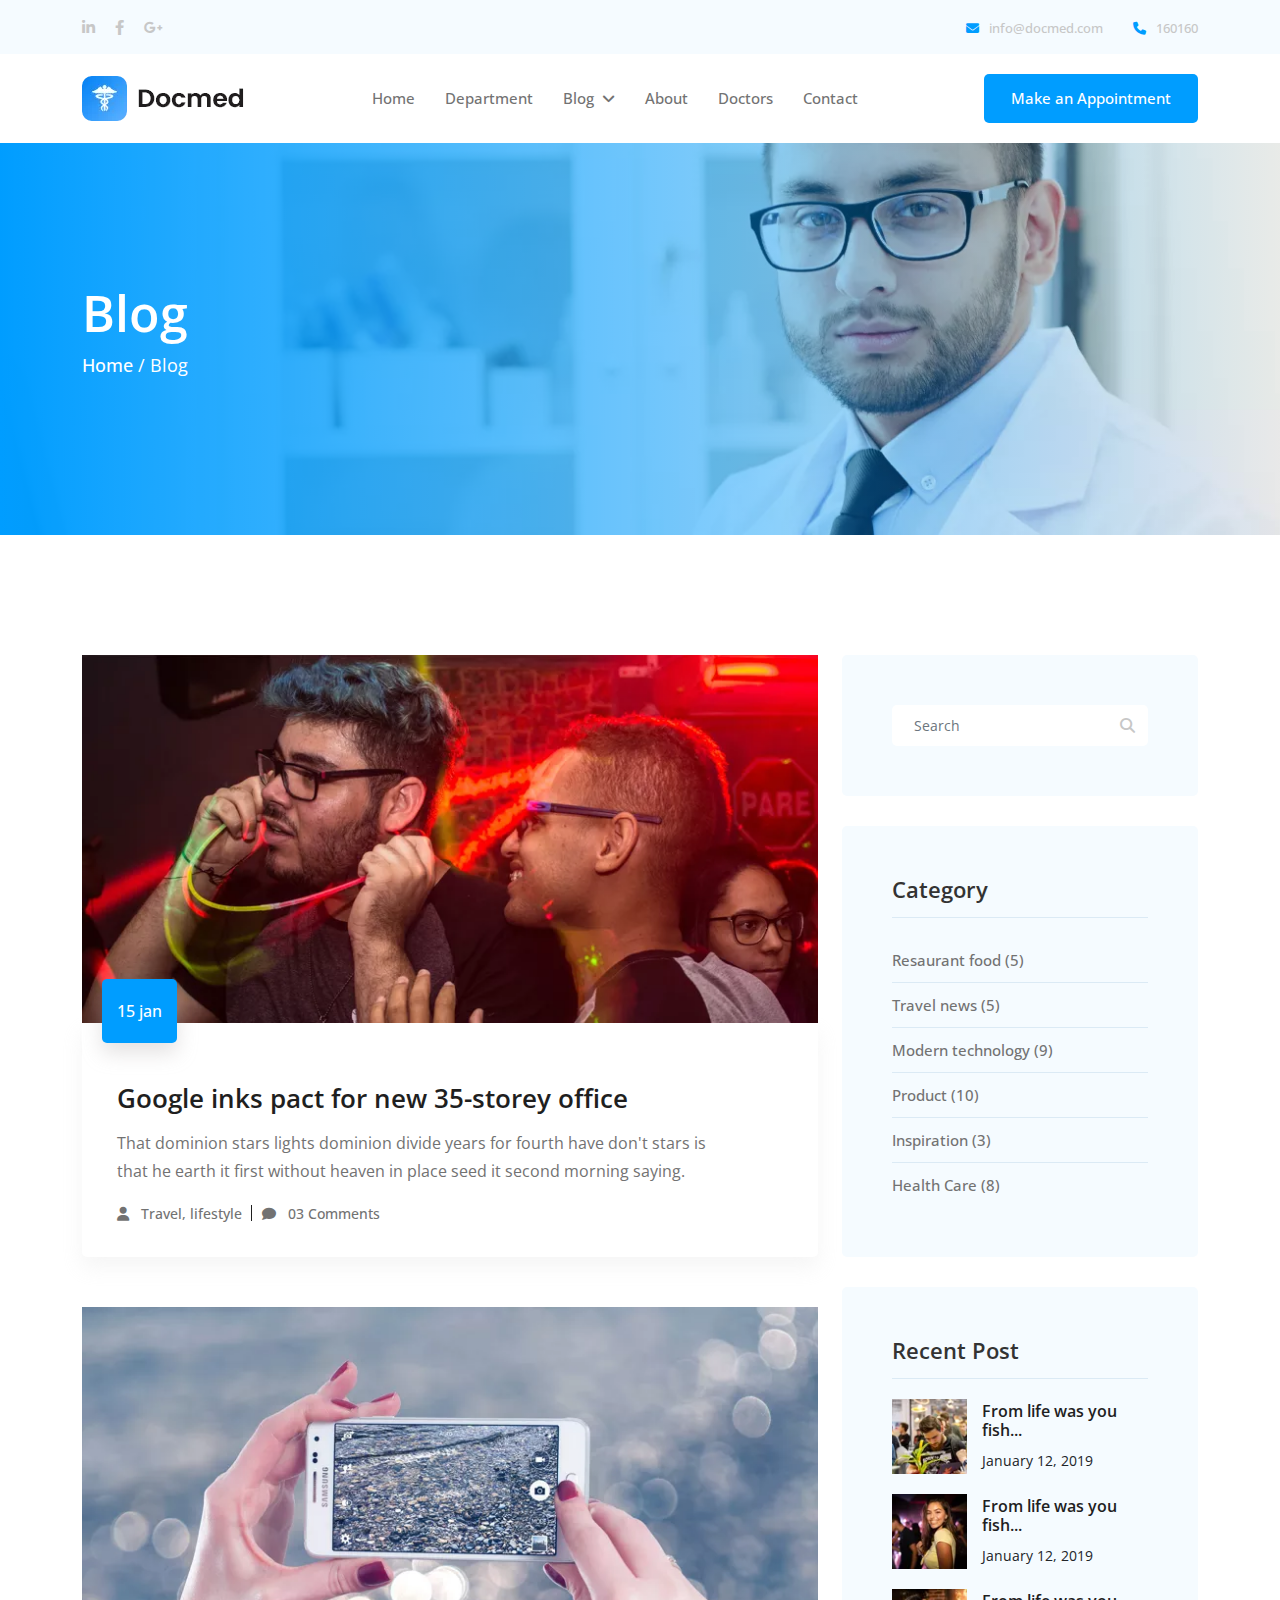
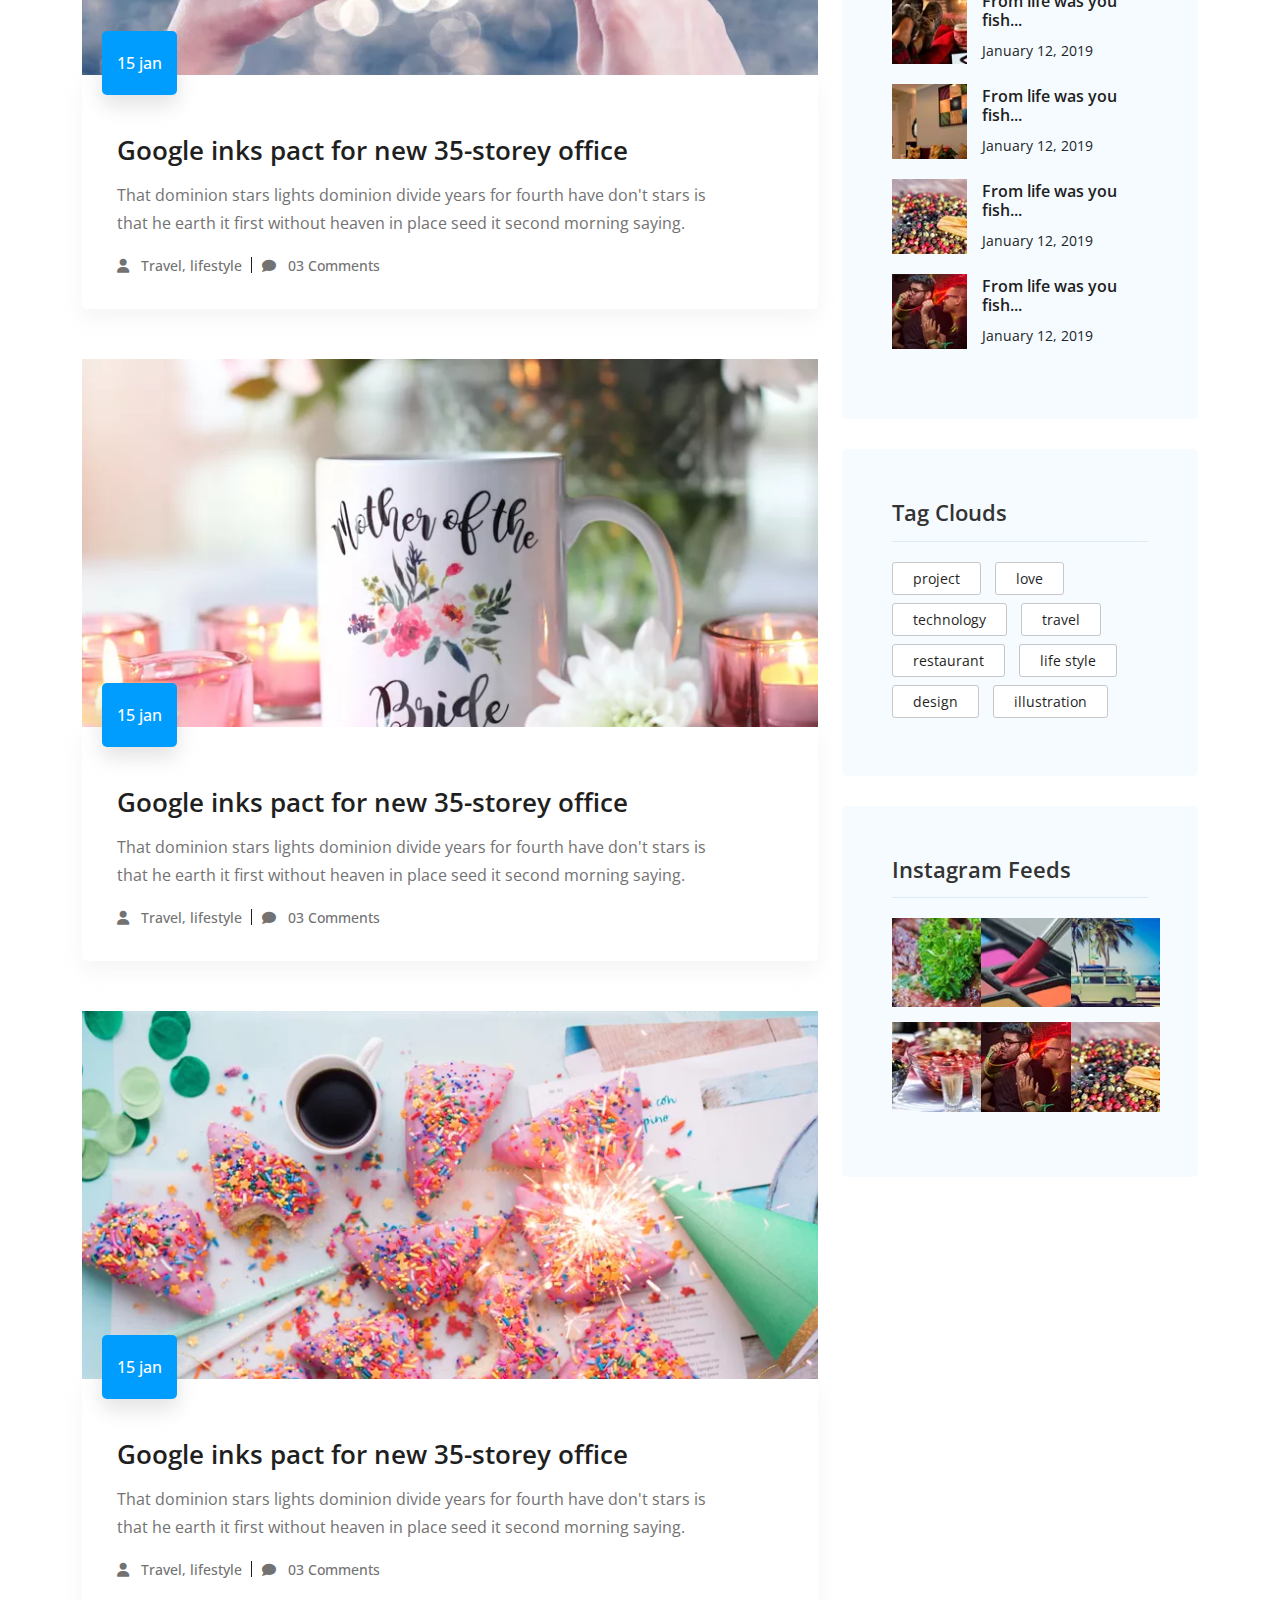
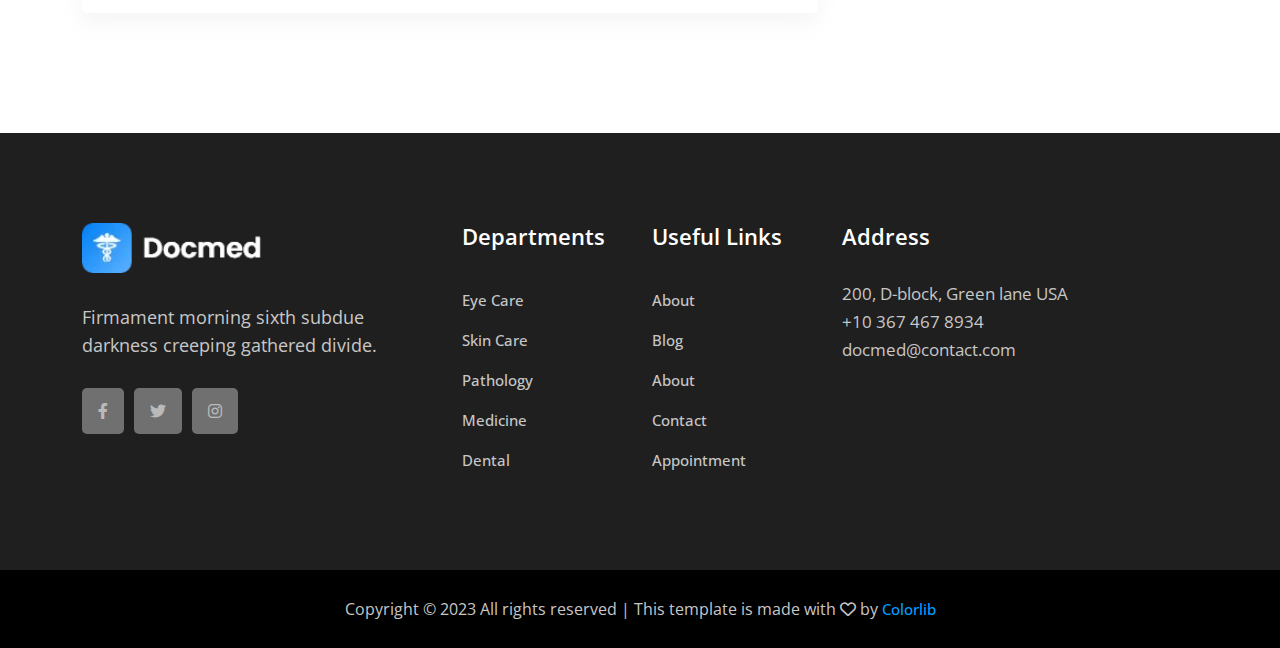
<file: blog.html>
<!doctype html>
<html lang="en">

<head>
  <title>Decmed Theme</title>
  <!-- Required meta tags -->
  <meta charset="utf-8">
  <meta name="viewport" content="width=device-width, initial-scale=1, shrink-to-fit=no">
  <link rel="shortcut icon" href="assets/images/logo.png.webp" type="image/x-icon">
  <!-- Bootstrap CSS v5.2.1 -->
   <link rel="stylesheet" href="assets/css/fontawesome.min.css">
   <link rel="stylesheet" href="assets/css/bootstrap.min.css">
   <link rel="stylesheet" href="assets/css/owl.carousel.min.css">
   <link rel="stylesheet" href="assets/css/owl.theme.default.min.css">

    <!-- mani link  -->
    <link rel="stylesheet" href="assets/css/style.css">
    <link rel="stylesheet" href="assets/css/responsive.css">

</head>

<body>
    <div class="top_scroll_btn bottom_fixed">
        <i class="fa-solid fa-circle-arrow-up"></i>
    </div>
    <section class="top_header_section">
        <div class="container">
            <div class="row">
                <div class="col-md-12">
                    <div class="top-left-header">
                        <div class="top-header-media">
                            <ul>
                                <li><a href="#"><i class="fa-brands fa-linkedin-in"></i></a></li>
                                <li><a href="#"><i class="fa-brands fa-facebook-f"></i></a></li>
                                <li><a href="#"><i class="fa-brands fa-google-plus-g"></i></a></li>
                            </ul>
                        </div>
                        <div class="top-header-contact">
                            <ul>
                                <li><a href="mailto:info@docmed.com"><i class="fa-solid fa-envelope"></i>info@docmed.com</a></li>
                                <li><a href="tel:160160"><i class="fa-solid fa-phone"></i>160160</a></li>
                            </ul>
                        </div>
                    </div>
                </div>
            </div>
        </div>
    </section>
    <header class="main_header_section">
        <div class="container">
            <div class="row">
                <div class="col-12">
                    <div class="main_header">
                        <div class="header-logo">
                            <a href="#"><img src="assets/images/logo.png.webp" alt=""></a>
                        </div>
                        
                        <div class="mobile-menu">
                            <div class="header-btna">
                                <div class="btn1">
                                    <a href="#">Make an Appointment</a>
                                </div>
                            </div>
                            <div class="icon-menu">
                                <div class="menubar-button1"><i class="fa-solid fa-bars"></i></div>
                                <div class="menu-button2"><i class="fa-solid fa-xmark"></i></div>
                            </div>
                        </div>
                        <div class="header_menu">
                            <ul>
                                <li><a href="#">Home</a></li>
                                <li><a href="#">Department</a></li>
                                <li>
                                    <a href="#" class="bloghover">Blog &nbsp;<i class="fa-solid fa-angle-down"></i></a>
                                    <ul class="item_1">
                                        <li><a href="#">Blog</a></li>
                                        <li><a href="#">Blog Details</a></li>
                                    </ul>
                                </li>
                                <li><a href="#">About</a></li>
                                <li><a href="#">Doctors</a></li>
                                <li><a href="#">Contact</a></li>
                            </ul>
                        </div>
                        <div class="header-btn">
                            <div class="btn1">
                                <a href="#">Make an Appointment</a>
                            </div>
                        </div>
                    </div>
                </div>      
            </div>
        </div>
    </header>
    <!-- heroo section  -->

    <!-- blog Page  -->
    <section class="department_area" style="background: url(assets/images/bradcam.png.webp)no-repeat 80% center/cover;">
        <div class="department_bg">
            <div class="container">
                <div class="row">
                    <div class="col-md-12">
                        <div class="departments_title">
                            <h1>Blog</h1>
                            <p><a href="#">Home</a> / Blog</p>
                        </div>
                    </div>
                </div>
            </div>
        </div>
    </section>

    <!-- Blog Page  -->
    <section class="blog_section">
        <div class="container">
            <div class="row">
                <div class="col-lg-8 col-md-12">
                    <article class="blog_item">
                        <div class="left_side">
                            <div class="blog_img">
                                <img src="assets/images/single_blog_1.png.webp" alt="">
                                <div class="date_time">
                                    <a href="#">
                                        <span>15 jan</span>
                                    </a>
                                </div>
                            </div>
                           <div class="content_info">
                            <a href="#"><h3>Google inks pact for new 35-storey office</h3></a>
                            <p>That dominion stars lights dominion divide years for fourth have don't stars is that he earth it first without heaven in place seed it second morning saying.</p>
                            <div class="comment_line">
                                <div class="aothur">
                                    <a href="#">
                                        <i class="fa-solid fa-user"></i>
                                        <span>Travel, lifestyle</span>
                                    </a>
                                </div>
                                <div class="comment">
                                    <a href="#">
                                        <i class="fa-solid fa-comment"></i>
                                        <span>03 Comments</span>
                                    </a>
                                </div>
                            </div>
                           </div>
                        </div>
                    </article>
                    <article class="blog_item">
                        <div class="left_side">
                            <div class="blog_img">
                                <img src="assets/images/single_blog_2.png.webp" alt="">
                                <div class="date_time">
                                    <a href="#">
                                        <span>15 jan</span>
                                    </a>
                                </div>
                            </div>
                           <div class="content_info">
                            <a href="#"><h3>Google inks pact for new 35-storey office</h3></a>
                            <p>That dominion stars lights dominion divide years for fourth have don't stars is that he earth it first without heaven in place seed it second morning saying.</p>
                            <div class="comment_line">
                                <div class="aothur">
                                    <a href="#">
                                        <i class="fa-solid fa-user"></i>
                                        <span>Travel, lifestyle</span>
                                    </a>
                                </div>
                                <div class="comment">
                                    <a href="#">
                                        <i class="fa-solid fa-comment"></i>
                                        <span>03 Comments</span>
                                    </a>
                                </div>
                            </div>
                           </div>
                        </div>
                    </article>
                    <article class="blog_item">
                        <div class="left_side">
                            <div class="blog_img">
                                <img src="assets/images/single_blog_4.png.webp" alt="">
                                <div class="date_time">
                                    <a href="#">
                                        <span>15 jan</span>
                                    </a>
                                </div>
                            </div>
                           <div class="content_info">
                            <a href="#"><h3>Google inks pact for new 35-storey office</h3></a>
                            <p>That dominion stars lights dominion divide years for fourth have don't stars is that he earth it first without heaven in place seed it second morning saying.</p>
                            <div class="comment_line">
                                <div class="aothur">
                                    <a href="#">
                                        <i class="fa-solid fa-user"></i>
                                        <span>Travel, lifestyle</span>
                                    </a>
                                </div>
                                <div class="comment">
                                    <a href="#">
                                        <i class="fa-solid fa-comment"></i>
                                        <span>03 Comments</span>
                                    </a>
                                </div>
                            </div>
                           </div>
                        </div>
                    </article>
                    <article class="blog_item">
                        <div class="left_side">
                            <div class="blog_img">
                                <img src="assets/images/single_blog_5.png.webp" alt="">
                                <div class="date_time">
                                    <a href="#">
                                        <span>15 jan</span>
                                    </a>
                                </div>
                            </div>
                           <div class="content_info">
                            <a href="#"><h3>Google inks pact for new 35-storey office</h3></a>
                            <p>That dominion stars lights dominion divide years for fourth have don't stars is that he earth it first without heaven in place seed it second morning saying.</p>
                            <div class="comment_line">
                                <div class="aothur">
                                    <a href="#">
                                        <i class="fa-solid fa-user"></i>
                                        <span>Travel, lifestyle</span>
                                    </a>
                                </div>
                                <div class="comment">
                                    <a href="#">
                                        <i class="fa-solid fa-comment"></i>
                                        <span>03 Comments</span>
                                    </a>
                                </div>
                            </div>
                           </div>
                        </div>
                    </article>
                </div>
                <div class="col-lg-4 col-md-12">
                   <aside class="sidebar_widgets">
                        <div class="right_side">
                            <form action="#" method="POST">
                                <div class="form-group">
                                    <input class="form-control" type="text" name="name" id="name" placeholder="Search" onfocus="this.placeholder = ''" onblur="this.placeholder = 'Search Keyword'">
                                    <button class="btn" type="submit"><a href="#"><i class="fa-solid fa-magnifying-glass"></i></a></button>
                                </div>
                            </form>
                        </div>
                   </aside>
                   <aside class="widgets_2">
                        <div class="category_list">
                            <h3>Category</h3>
                            <ul class="list_item d-block">
                                <li><a href="#">Resaurant food <span>(5)</span></a></li>
                                <li><a href="#">Travel news <span>(5)</span></a></li>
                                <li><a href="#">Modern technology <span>(9)</span></a></li>
                                <li><a href="#">Product <span>(10)</span></a></li>
                                <li><a href="#">Inspiration <span>(3)</span></a></li>
                                <li><a href="#">Health Care <span>(8)</span></a></li>
                            </ul>
                        </div>
                   </aside>
                   <aside class="widgets_2">
                        <div class="category_list">
                            <h3>Recent Post</h3>
                            <div class="recent_post">
                                <div class="post_img">
                                    <img src="assets/images/post_1.png.webp" alt="">
                                </div>
                                <div class="post_info">
                                    <a href="#"><h4>From life was you fish...</h4></a>
                                    <span>January 12, 2019</span>
                                </div>
                            </div>
                            <div class="recent_post">
                                <div class="post_img">
                                    <img src="assets/images/post_2.png.webp" alt="">
                                </div>
                                <div class="post_info">
                                    <a href="#"><h4>From life was you fish...</h4></a>
                                    <span>January 12, 2019</span>
                                </div>
                            </div>
                            <div class="recent_post">
                                <div class="post_img">
                                    <img src="assets/images/post_3.png.webp" alt="">
                                </div>
                                <div class="post_info">
                                    <a href="#"><h4>From life was you fish...</h4></a>
                                    <span>January 12, 2019</span>
                                </div>
                            </div>
                            <div class="recent_post">
                                <div class="post_img">
                                    <img src="assets/images/post_4.png.webp" alt="">
                                </div>
                                <div class="post_info">
                                    <a href="#"><h4>From life was you fish...</h4></a>
                                    <span>January 12, 2019</span>
                                </div>
                            </div>
                            <div class="recent_post">
                                <div class="post_img">
                                    <img src="assets/images/post_5.png.webp" alt="">
                                </div>
                                <div class="post_info">
                                    <a href="#"><h4>From life was you fish...</h4></a>
                                    <span>January 12, 2019</span>
                                </div>
                            </div>
                            <div class="recent_post">
                                <div class="post_img">
                                    <img src="assets/images/post_6.png.webp" alt="">
                                </div>
                                <div class="post_info">
                                    <a href="#"><h4>From life was you fish...</h4></a>
                                    <span>January 12, 2019</span>
                                </div>
                            </div>
                        </div>
                   </aside>
                   <aside class="widgets_2">
                        <div class="category_list">
                            <h3>Tag Clouds</h3>
                        </div>
                        <ul class="tag_list d-inline-block">
                            <span><a href="#">project</a></span>
                            <span><a href="#">love</a></span>
                            <span><a href="#">technology</a></span>
                            <span><a href="#">travel</a></span>
                            <span><a href="#">restaurant</a></span>
                            <span><a href="#">life style</a></span>
                            <span><a href="#">design</a></span>
                            <span><a href="#">illustration</a></span>
                        </ul>
                   </aside>
                   <aside class="widgets_2">
                        <div class="category_list">
                            <h3>Instagram Feeds</h3>
                        </div>
                        <div class="fead_backs">
                            <div class="row">
                                <div class="col-lg-12 col-md-6 margin-right">
                                    <ul class="fead_back">
                                        <li><a href="#"><img src="assets/images/post_7.png.webp" alt=""></a></li>
                                        <li><a href="#"><img src="assets/images/post_8.png.webp" alt=""></a></li>
                                        <li><a href="#"><img src="assets/images/post_9.png.webp" alt=""></a></li>
                                    </ul>
                                </div>
                                <div class="col-lg-12 col-md-6 margin-left">
                                    <ul class="fead_back">
                                        <li><a href="#"><img src="assets/images/post_10.png.webp" alt=""></a></li>
                                        <li><a href="#"><img src="assets/images/post_6.png.webp" alt=""></a></li>
                                        <li><a href="#"><img src="assets/images/post_5.png.webp" alt=""></a></li>
                                    </ul>
                                </div>
                            </div>
                        </div>
                   </aside>
                </div>
            </div>
        </div>
    </section>

     <!-- Footer Area  -->
     <footer class="footer_Setion">
        <div class="footer_top_part">
            <div class="container">
                <div class="row">
                    <div class="col-lg-4 col-md-6">
                        <div class="footer_part_1">
                           <a href="#"><img src="assets/images/footer_logo.png.webp" alt=""></a>
                            <p>Firmament morning sixth subdue darkness creeping gathered divide.</p>
                            <ul>
                                <li><a href="#"><i class="fa-brands fa-facebook-f"></i></a></li>
                                <li><a href="#"><i class="fa-brands fa-twitter"></i></a></li>
                                <li><a href="#"><i class="fa-brands fa-instagram"></i></a></li>
                            </ul>
                        </div>
                    </div>
                    <div class="col-lg-2 col-md-6">
                        <div class="footer_part_2">
                            <h3>Departments</h3>
                            <ul>
                                <li><a href="#">Eye Care</a></li>
                                <li><a href="#">Skin Care</a></li>
                                <li><a href="#">Pathology</a></li>
                                <li><a href="#">Medicine</a></li>
                                <li><a href="#">Dental</a></li>
                            </ul>
                        </div>
                    </div>
                    <div class="col-lg-2 col-md-6">
                        <div class="footer_part_2 footer_part_top">
                            <h3>Useful Links </h3>
                            <ul>
                                <li><a href="#">About</a></li>
                                <li><a href="#">Blog</a></li>
                                <li><a href="#">About</a></li>
                                <li><a href="#">Contact</a></li>
                                <li><a href="#">Appointment</a></li>
                            </ul>
                        </div>
                    </div>
                    <div class="col-lg-4 col-md-6">
                        <div class="footer_part_3">
                            <h3>Address</h3>
                            <p>200, D-block, Green lane USA +10 367 467 8934 docmed@contact.com</p>
                        </div>
                    </div>
                </div>
            </div>
        </div>
        <div class="footer_bottom_part">
            <div class="container">
                <div class="copyright_text">
                    <p>Copyright © 2023 All rights reserved | This template is made with <i class="fa-regular fa-heart"></i> by <a href="#">Colorlib</a></p>
                </div>
            </div>
        </div>
    </footer>
  <!-- Bootstrap JavaScript Libraries -->
  <script src="assets/js/jquery.min.js"></script>
  <script src="assets/js/popper.min.js"></script>
  <script src="assets/js/bootstrap.min.js"></script>
  <script src="assets/js/owl.carousel.min.js"></script>
  <script src="assets/js/scripts.js"></script>
</body>

</html>
</file>
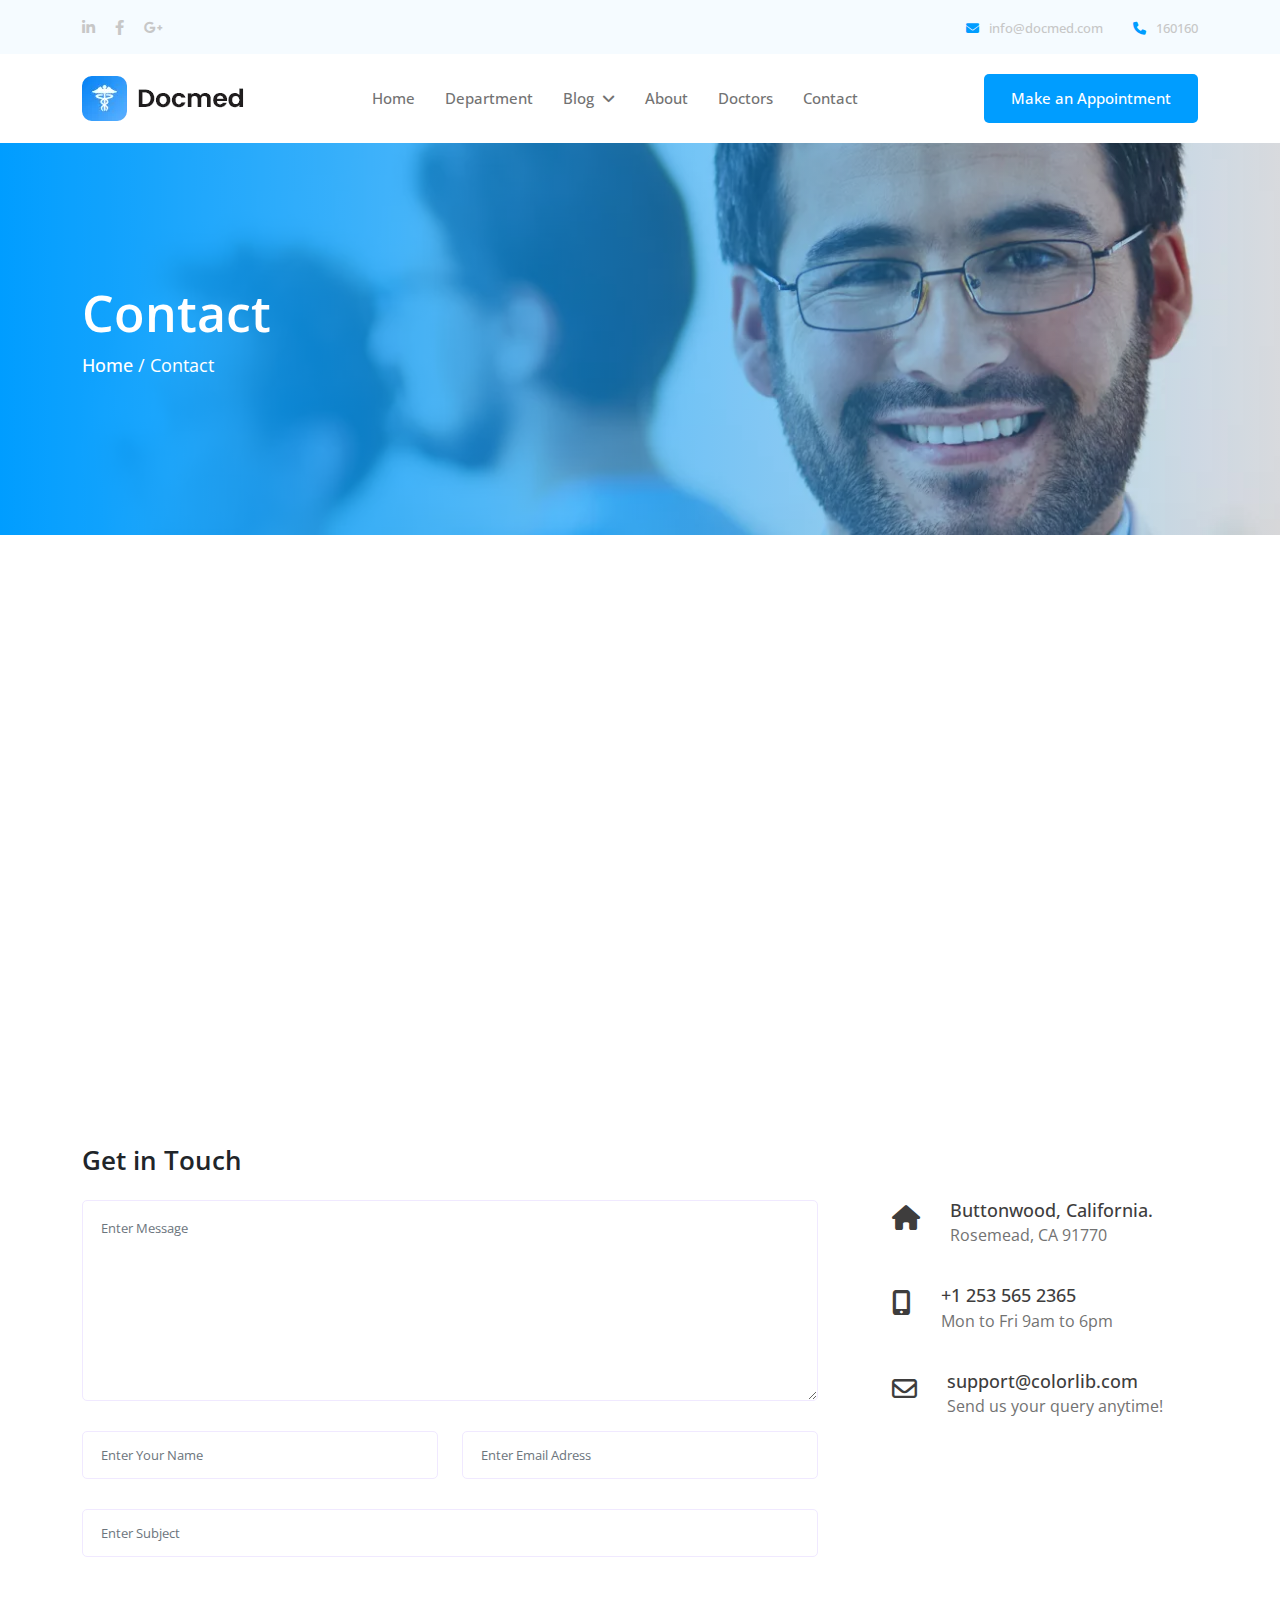
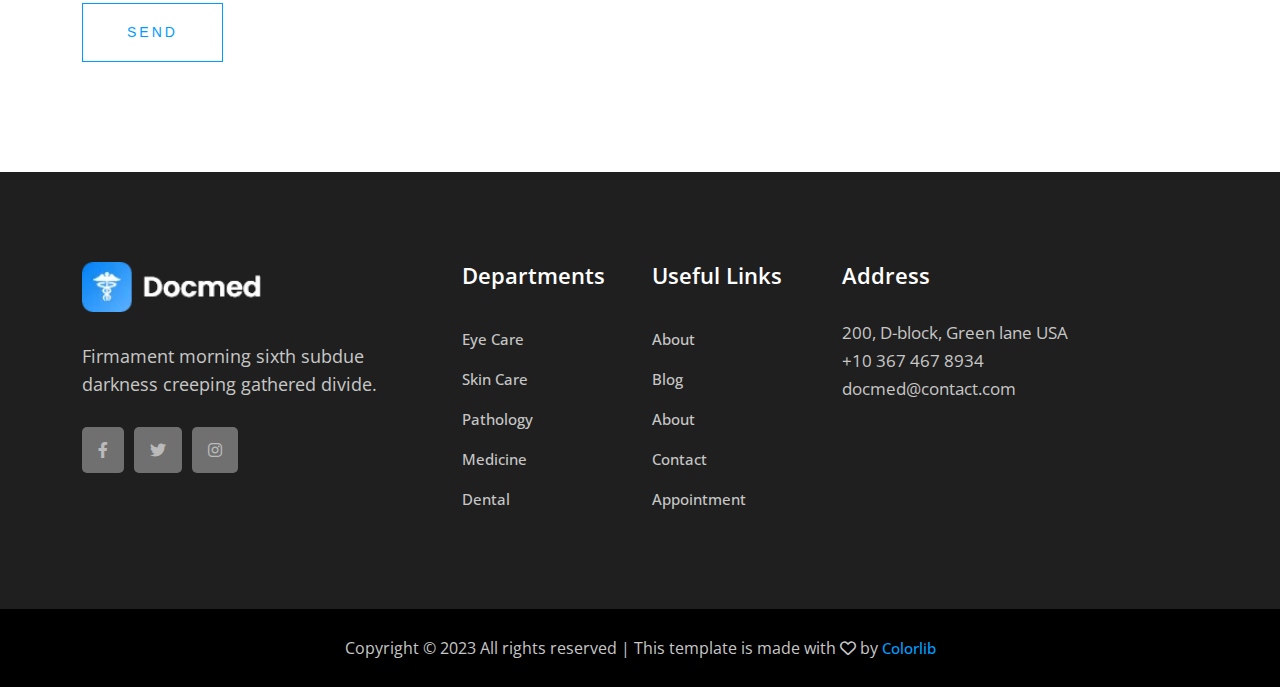
<file: contact.html>
<!doctype html>
<html lang="en">

<head>
  <title>Decmed Theme</title>
  <!-- Required meta tags -->
  <meta charset="utf-8">
  <meta name="viewport" content="width=device-width, initial-scale=1, shrink-to-fit=no">
  <link rel="shortcut icon" href="assets/images/logo.png.webp" type="image/x-icon">
  <!-- Bootstrap CSS v5.2.1 -->
   <link rel="stylesheet" href="assets/css/fontawesome.min.css">
   <link rel="stylesheet" href="assets/css/bootstrap.min.css">
   <link rel="stylesheet" href="assets/css/owl.carousel.min.css">
   <link rel="stylesheet" href="assets/css/owl.theme.default.min.css">

    <!-- mani link  -->
    <link rel="stylesheet" href="assets/css/style.css">
    <link rel="stylesheet" href="assets/css/responsive.css">

</head>

<body>
    <div class="top_scroll_btn bottom_fixed">
        <i class="fa-solid fa-circle-arrow-up"></i>
    </div>
    <section class="top_header_section">
        <div class="container">
            <div class="row">
                <div class="col-md-12">
                    <div class="top-left-header">
                        <div class="top-header-media">
                            <ul>
                                <li><a href="#"><i class="fa-brands fa-linkedin-in"></i></a></li>
                                <li><a href="#"><i class="fa-brands fa-facebook-f"></i></a></li>
                                <li><a href="#"><i class="fa-brands fa-google-plus-g"></i></a></li>
                            </ul>
                        </div>
                        <div class="top-header-contact">
                            <ul>
                                <li><a href="mailto:info@docmed.com"><i class="fa-solid fa-envelope"></i>info@docmed.com</a></li>
                                <li><a href="tel:160160"><i class="fa-solid fa-phone"></i>160160</a></li>
                            </ul>
                        </div>
                    </div>
                </div>
            </div>
        </div>
    </section>
    <header class="main_header_section">
        <div class="container">
            <div class="row">
                <div class="col-12">
                    <div class="main_header">
                        <div class="header-logo">
                            <a href="#"><img src="assets/images/logo.png.webp" alt=""></a>
                        </div>
                        
                        <div class="mobile-menu">
                            <div class="header-btna">
                                <div class="btn1">
                                    <a href="#">Make an Appointment</a>
                                </div>
                            </div>
                            <div class="icon-menu">
                                <div class="menubar-button1"><i class="fa-solid fa-bars"></i></div>
                                <div class="menu-button2"><i class="fa-solid fa-xmark"></i></div>
                            </div>
                        </div>
                        <div class="header_menu">
                            <ul>
                                <li><a href="index.html">Home</a></li>
                                <li><a href="departments.html">Department</a></li>
                                <li>
                                    <a href="#" class="bloghover">Blog &nbsp;<i class="fa-solid fa-angle-down"></i></a>
                                    <ul class="item_1">
                                        <li><a href="blog.html">Blog</a></li>
                                        <li><a href="single-blog.html">Blog Details</a></li>
                                    </ul>
                                </li>
                                <li><a href="about.html">About</a></li>
                                <li><a href="doctor.html">Doctors</a></li>
                                <li><a href="#">Contact</a></li>
                            </ul>
                        </div>
                        <div class="header-btn">
                            <div class="btn1">
                                <a href="#">Make an Appointment</a>
                            </div>
                        </div>
                    </div>
                </div>      
            </div>
        </div>
    </header>
    <!-- heroo section  -->

    <section class="department_area" style="background: url(assets/images/bradcam3.png.webp)no-repeat 80% center/cover;">
        <div class="department_bg">
            <div class="container">
                <div class="row">
                    <div class="col-md-12">
                        <div class="departments_title">
                            <h1>Contact</h1>
                            <p><a href="#">Home</a> / Contact</p>
                        </div>
                    </div>
                </div>
            </div>
        </div>
    </section>

    <!-- Google Map  -->
    <div class="google_map">
        <div class="container">
            <div class="row">
                <div class="col-md-12">
                    <div class="map">
                        <iframe src="https://www.google.com/maps/embed?pb=!1m18!1m12!1m3!1d32178.92470250788!2d90.25796785910728!3d21.98781509357985!2m3!1f0!2f0!3f0!3m2!1i1024!2i768!4f13.1!3m3!1m2!1s0x30aaf32bcc094135%3A0x2574eefd4e02adab!2z4Kaq4Ka-4Kav4Ka84Kaw4Ka-IOCnp-CnqeCnqOCnpiDgpq7gp4fgppfgpr7gppPgpq_gprzgpr7gpp8g4Kak4Ka-4Kaq4Kas4Ka_4Kam4KeN4Kav4KeB4KeOIOCmleCnh-CmqOCnjeCmpuCnjeCmsA!5e1!3m2!1sbn!2sbd!4v1698722137168!5m2!1sbn!2sbd" width="900" height="450" style="border:0;" allowfullscreen="" loading="lazy" referrerpolicy="no-referrer-when-downgrade"></iframe>
                    </div>
                </div>
            </div>
        </div>
    </div>

    <!-- contact area  -->
    <div class="contact_form_area">
        <div class="container">
            <div class="row">
                <div class="col-lg-8 col-md-12">
                    <div class="contact-form">
                        <h3 class="mb-4 text-dark">Get in Touch</h3>
                        <form class="form-contact contact_form" action="#" id="contactForm">
                            <div class="row">
                                <div class="col-12">
                                    <div class="form-group">
                                    <textarea class="form-control w-100" name="message" id="message" cols="30" rows="9" placeholder="Enter Message" onfocus="this.placeholder = ''" onblur="this.placeholder = 'Enter Message'"></textarea>
                                    </div>
                                </div>
                                <div class="col-sm-6">
                                    <div class="form-group">
                                    <input class="form-control" name="name" id="name" type="text" placeholder="Enter Your Name" onfocus="this.placeholder = ''" onblur="this.placeholder = 'Enter Your Name'">
                                    </div>
                                </div>
                                <div class="col-sm-6">
                                    <div class="form-group">
                                    <input class="form-control" name="email" id="email" type="email" placeholder="Enter Email Adress" onfocus="this.placeholder = ''" onblur="this.placeholder = 'Enter Email Adress'">
                                    </div>
                                </div>
                                <div class="col-12">
                                    <div class="form-group">
                                    <input class="form-control" name="subject" id="subject" type="text" placeholder="Enter Subject" onfocus="this.placeholder = ''" onblur="this.placeholder = 'Enter Subject'">
                                    </div>
                                </div>
                            </div>
                            <div class="form-group mt-3">
                                <button type="submit" class="button button-contactForm btn_1 boxed-btn">Send</button>
                            </div>
                        </form>
                    </div>
                </div>
                <div class="col-lg-4 col-md-6">
                    <div class="contact_location">
                        <div class="contact_list">
                            <div class="contact_icon">
                                <i class="fa-solid fa-house"></i>
                                <div class="contact_text">
                                    <h4>Buttonwood, California.</h4>
                                    <p>Rosemead, CA 91770</p>
                                </div>
                            </div>
                            <div class="contact_icon">
                                <i class="fa-solid fa-mobile-screen-button"></i>
                                <div class="contact_text">
                                    <h4>+1 253 565 2365</h4>
                                    <p>Mon to Fri 9am to 6pm</p>
                                </div>
                            </div>
                            <div class="contact_icon">
                                <i class="fa-regular fa-envelope"></i>
                                <div class="contact_text">
                                    <h4>support@colorlib.com</h4>
                                    <p>Send us your query anytime!</p>
                                </div>
                            </div>
                        </div>
                    </div>
                </div>
            </div>
        </div>
    </div>

      <!-- Footer Area  -->
      <footer class="footer_Setion">
        <div class="footer_top_part">
            <div class="container">
                <div class="row">
                    <div class="col-lg-4 col-md-6">
                        <div class="footer_part_1">
                           <a href="#"><img src="assets/images/footer_logo.png.webp" alt=""></a>
                            <p>Firmament morning sixth subdue darkness creeping gathered divide.</p>
                            <ul>
                                <li><a href="#"><i class="fa-brands fa-facebook-f"></i></a></li>
                                <li><a href="#"><i class="fa-brands fa-twitter"></i></a></li>
                                <li><a href="#"><i class="fa-brands fa-instagram"></i></a></li>
                            </ul>
                        </div>
                    </div>
                    <div class="col-lg-2 col-md-6">
                        <div class="footer_part_2">
                            <h3>Departments</h3>
                            <ul>
                                <li><a href="#">Eye Care</a></li>
                                <li><a href="#">Skin Care</a></li>
                                <li><a href="#">Pathology</a></li>
                                <li><a href="#">Medicine</a></li>
                                <li><a href="#">Dental</a></li>
                            </ul>
                        </div>
                    </div>
                    <div class="col-lg-2 col-md-6">
                        <div class="footer_part_2 footer_part_top">
                            <h3>Useful Links </h3>
                            <ul>
                                <li><a href="#">About</a></li>
                                <li><a href="#">Blog</a></li>
                                <li><a href="#">About</a></li>
                                <li><a href="#">Contact</a></li>
                                <li><a href="#">Appointment</a></li>
                            </ul>
                        </div>
                    </div>
                    <div class="col-lg-4 col-md-6">
                        <div class="footer_part_3">
                            <h3>Address</h3>
                            <p>200, D-block, Green lane USA +10 367 467 8934 docmed@contact.com</p>
                        </div>
                    </div>
                </div>
            </div>
        </div>
        <div class="footer_bottom_part">
            <div class="container">
                <div class="copyright_text">
                    <p>Copyright © 2023 All rights reserved | This template is made with <i class="fa-regular fa-heart"></i> by <a href="#">Colorlib</a></p>
                </div>
            </div>
        </div>
    </footer>
  <!-- Bootstrap JavaScript Libraries -->
  <script src="assets/js/jquery.min.js"></script>
  <script src="assets/js/popper.min.js"></script>
  <script src="assets/js/bootstrap.min.js"></script>
  <script src="assets/js/owl.carousel.min.js"></script>
  <script src="assets/js/scripts.js"></script>
</body>

</html>
</file>
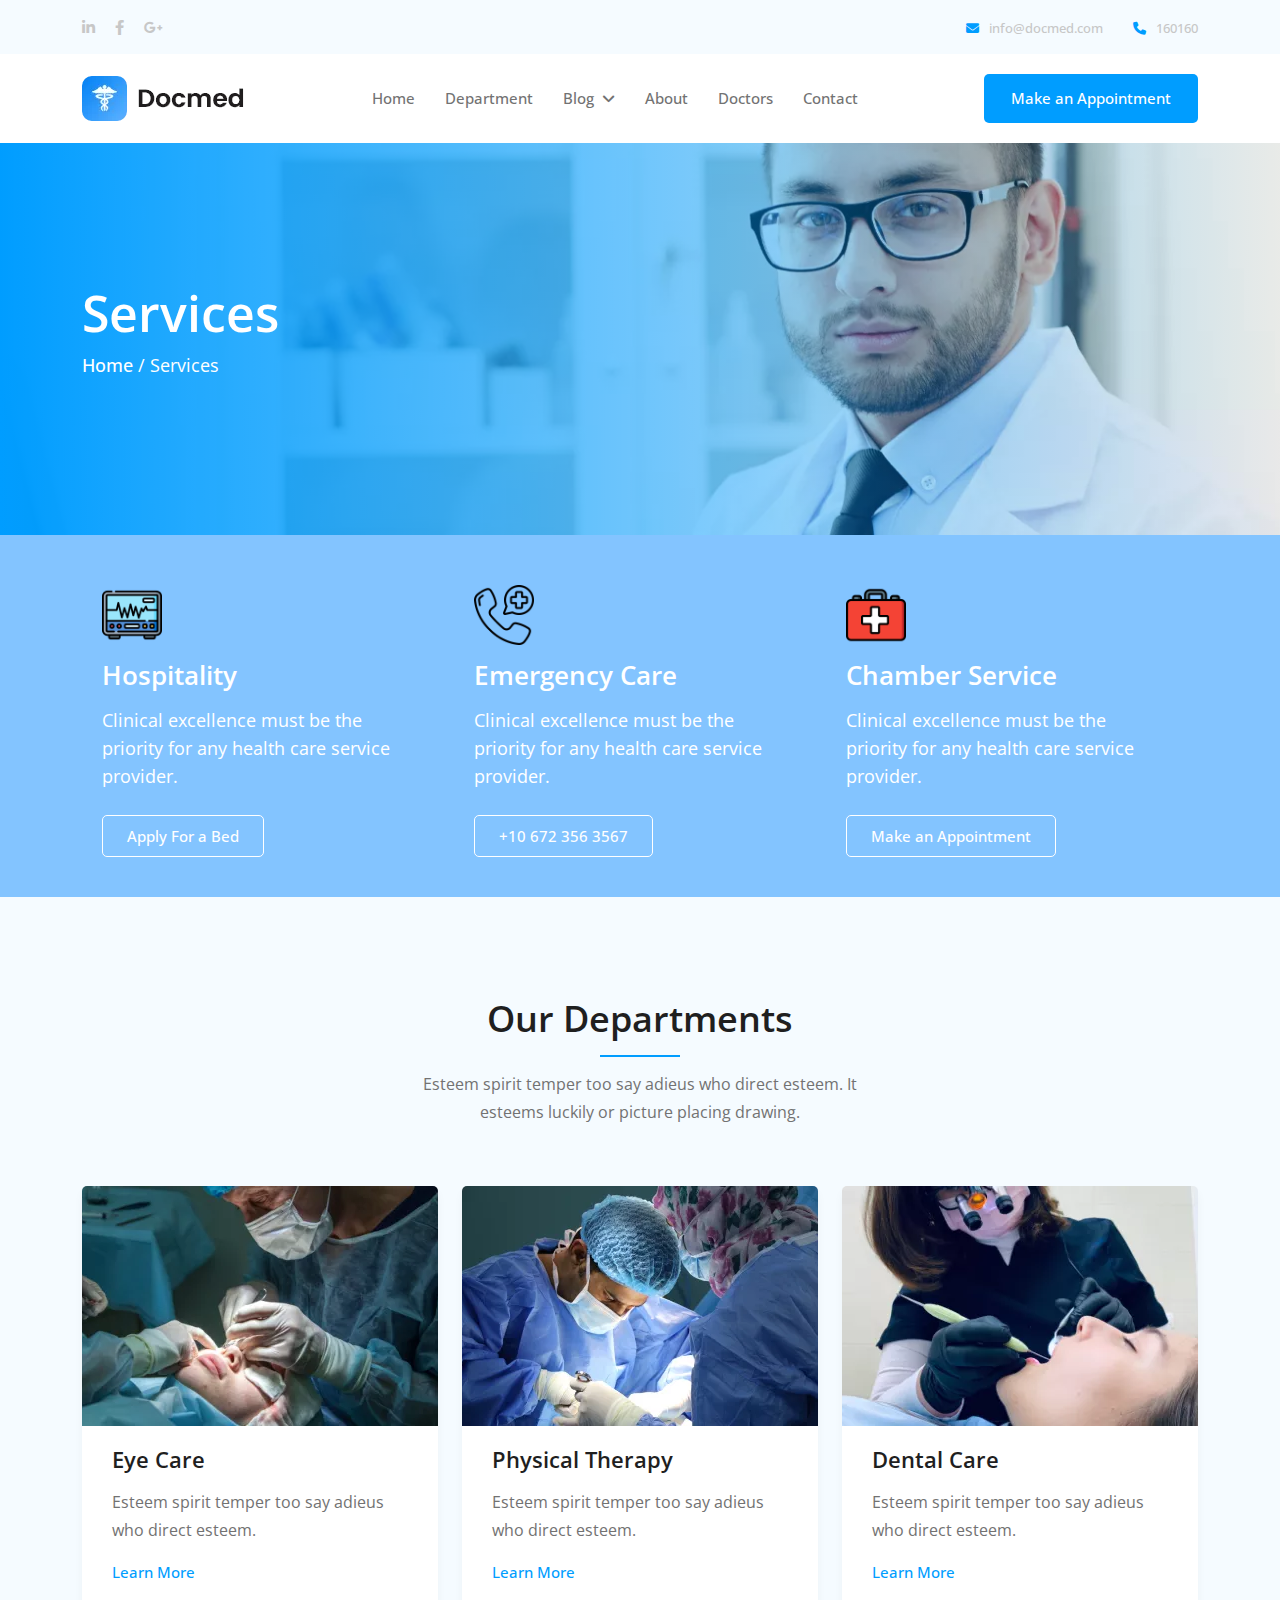
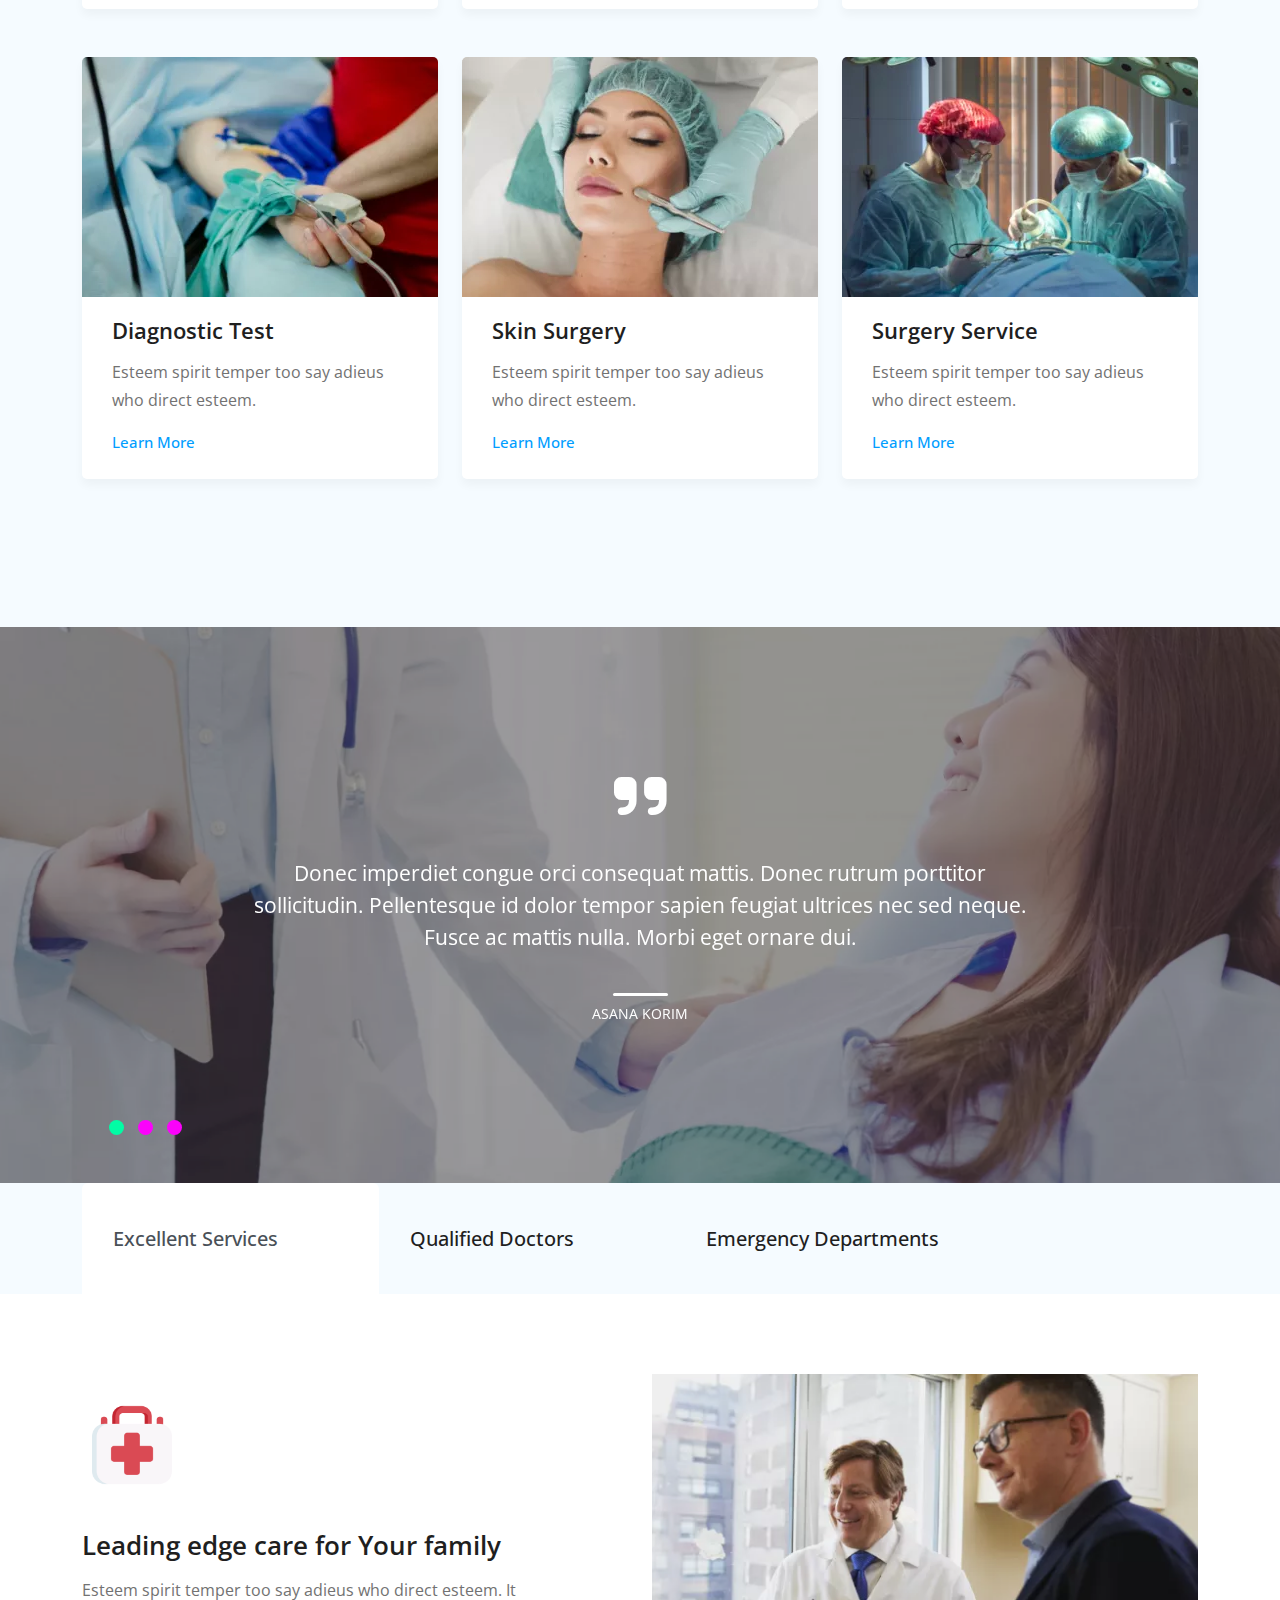
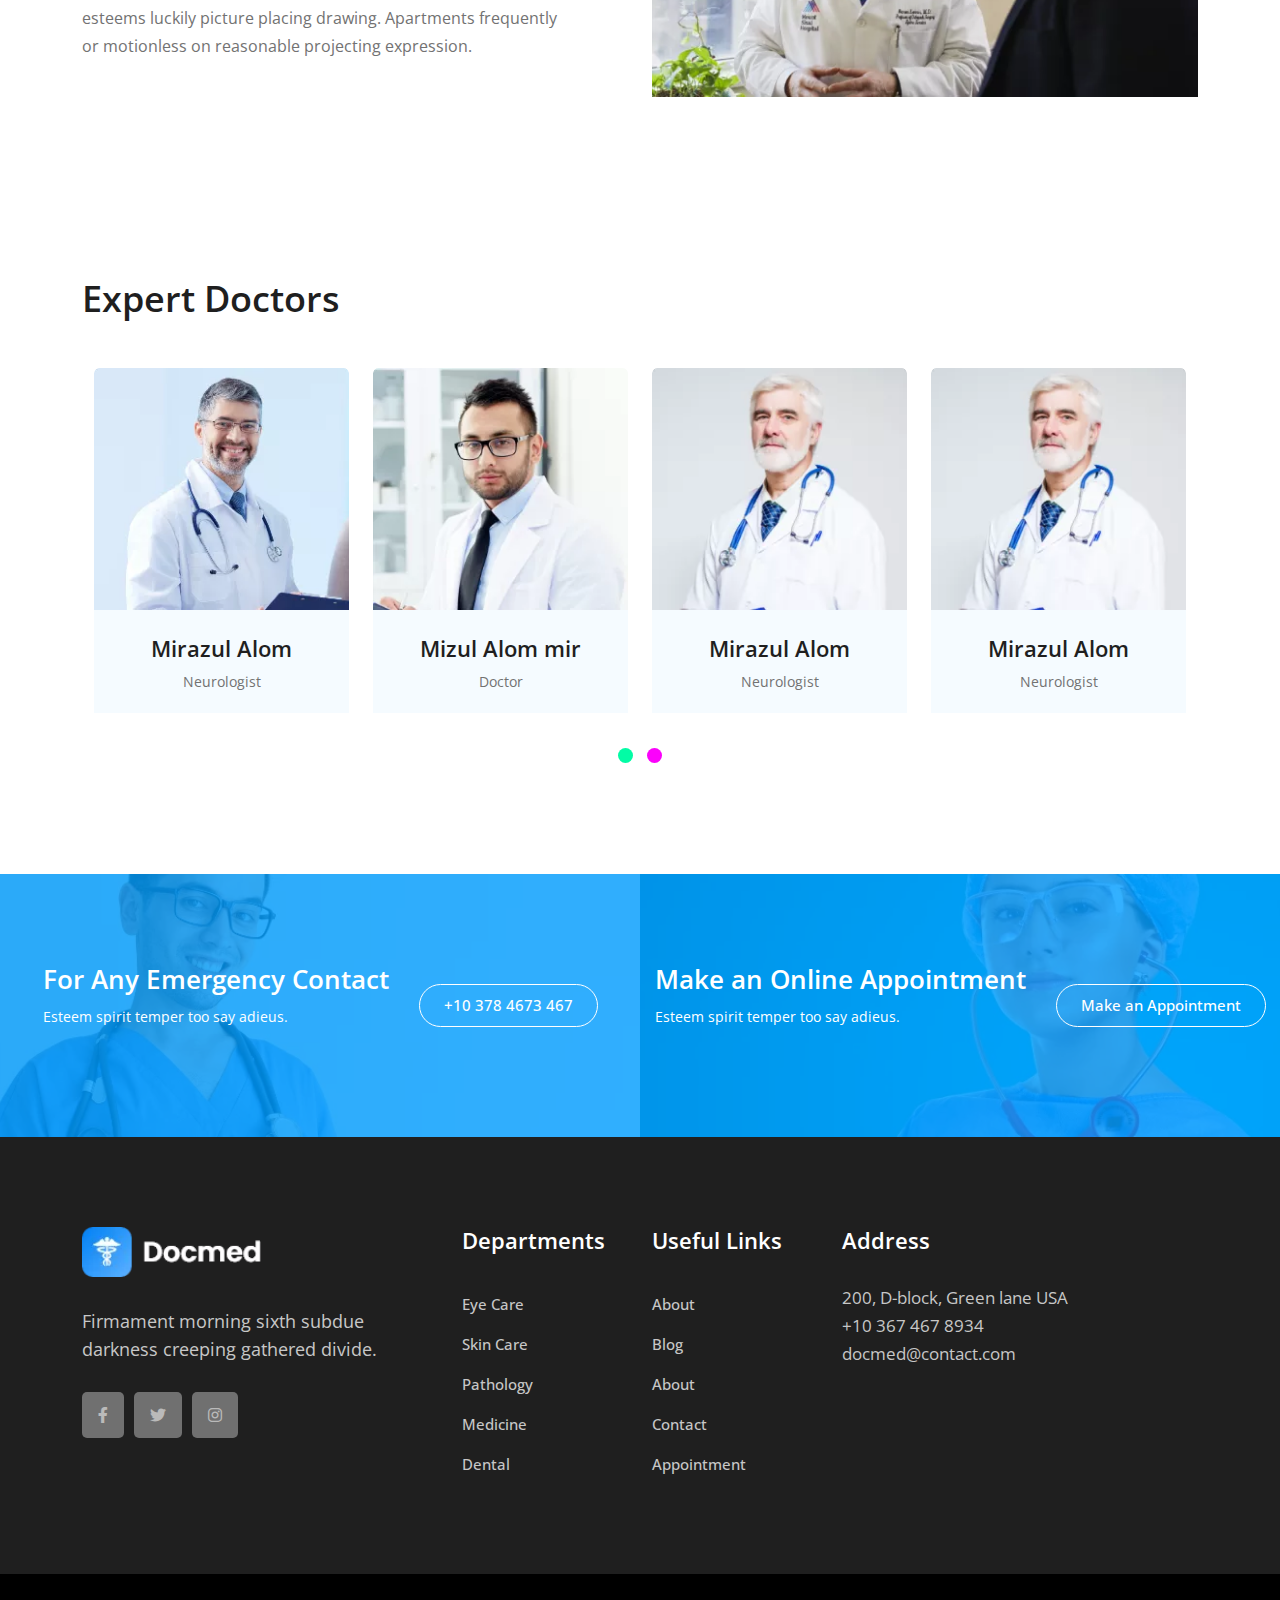
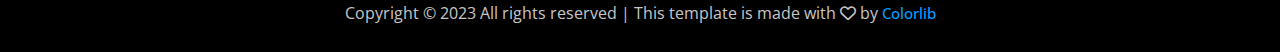
<file: departments.html>
<!doctype html>
<html lang="en">

<head>
  <title>Decmed Theme</title>
  <!-- Required meta tags -->
  <meta charset="utf-8">
  <meta name="viewport" content="width=device-width, initial-scale=1, shrink-to-fit=no">
  <link rel="shortcut icon" href="assets/images/logo.png.webp" type="image/x-icon">
  <!-- Bootstrap CSS v5.2.1 -->
   <link rel="stylesheet" href="assets/css/fontawesome.min.css">
   <link rel="stylesheet" href="assets/css/bootstrap.min.css">
   <link rel="stylesheet" href="assets/css/owl.carousel.min.css">
   <link rel="stylesheet" href="assets/css/owl.theme.default.min.css">

    <!-- mani link  -->
    <link rel="stylesheet" href="assets/css/style.css">
    <link rel="stylesheet" href="assets/css/responsive.css">

</head>

<body>
    <div class="top_scroll_btn bottom_fixed">
        <i class="fa-solid fa-circle-arrow-up"></i>
    </div>
    <section class="top_header_section">
        <div class="container">
            <div class="row">
                <div class="col-md-12">
                    <div class="top-left-header">
                        <div class="top-header-media">
                            <ul>
                                <li><a href="#"><i class="fa-brands fa-linkedin-in"></i></a></li>
                                <li><a href="#"><i class="fa-brands fa-facebook-f"></i></a></li>
                                <li><a href="#"><i class="fa-brands fa-google-plus-g"></i></a></li>
                            </ul>
                        </div>
                        <div class="top-header-contact">
                            <ul>
                                <li><a href="mailto:info@docmed.com"><i class="fa-solid fa-envelope"></i>info@docmed.com</a></li>
                                <li><a href="tel:160160"><i class="fa-solid fa-phone"></i>160160</a></li>
                            </ul>
                        </div>
                    </div>
                </div>
            </div>
        </div>
    </section>
    <header class="main_header_section">
        <div class="container">
            <div class="row">
                <div class="col-12">
                    <div class="main_header">
                        <div class="header-logo">
                            <a href="#"><img src="assets/images/logo.png.webp" alt=""></a>
                        </div>
                        
                        <div class="mobile-menu">
                            <div class="header-btna">
                                <div class="btn1">
                                    <a href="#">Make an Appointment</a>
                                </div>
                            </div>
                            <div class="icon-menu">
                                <div class="menubar-button1"><i class="fa-solid fa-bars"></i></div>
                                <div class="menu-button2"><i class="fa-solid fa-xmark"></i></div>
                            </div>
                        </div>
                        <div class="header_menu">
                            <ul>
                                <li><a href="index.html">Home</a></li>
                                <li><a href="departments.html">Department</a></li>
                                <li>
                                    <a href="#" class="bloghover">Blog &nbsp;<i class="fa-solid fa-angle-down"></i></a>
                                    <ul class="item_1">
                                        <li><a href="blog.html">Blog</a></li>
                                        <li><a href="single-blog.html">Blog Details</a></li>
                                    </ul>
                                </li>
                                <li><a href="about.html">About</a></li>
                                <li><a href="doctor.html">Doctors</a></li>
                                <li><a href="#">Contact</a></li>
                            </ul>
                        </div>
                        <div class="header-btn">
                            <div class="btn1">
                                <a href="#">Make an Appointment</a>
                            </div>
                        </div>
                    </div>
                </div>      
            </div>
        </div>
    </header>
    <!-- heroo section  -->

    <!-- derpartment Page  -->
    <section class="department_area" style="background: url(assets/images/bradcam.png.webp)no-repeat 80% center/cover;">
        <div class="department_bg">
            <div class="container">
                <div class="row">
                    <div class="col-md-12">
                        <div class="departments_title">
                            <h1>Services</h1>
                            <p><a href="#">Home</a> / Services</p>
                        </div>
                    </div>
                </div>
            </div>
        </div>
    </section>

    <!-- Service Area  -->
    <section class="services_area">
        <div class="container">
            <div class="service_row">
                <div class="service_item">
                    <div class="service_items">
                        <div class="icon">
                            <img src="assets/images/electrocardiogram.png" alt="">
                        </div>
                        <h3>Hospitality</h3>
                        <p>Clinical excellence must be the priority for any health care service provider.</p>
                        <a href="#" class="btn3">Apply For a Bed</a>
                    </div>
                </div>
                <div class="service_item">
                    <div class="service_items">
                        <div class="icon">
                            <img src="assets/images/phone-call.png" alt="">
                        </div>
                        <h3>Emergency Care</h3>
                        <p>Clinical excellence must be the priority for any health care service provider.</p>
                        <a href="#" class="btn3">+10 672 356 3567</a>
                    </div>
                </div>
                <div class="service_item">
                    <div class="service_items">
                        <div class="icon">
                            <img src="assets/images/first-aid-kit2.png" alt="">
                        </div>
                        <h3>Chamber Service</h3>
                        <p>Clinical excellence must be the priority for any health care service provider.</p>
                        <a href="#" class="btn3">Make an Appointment</a>
                    </div>
                </div>
            </div>
        </div>
    </section>
    
    <!-- Department Section  -->
    <section class="department_section wellcome_Section">
        <div class="container">
            <div class="row">
                <div class="col-md-12">
                    <div class="department_title">
                        <h2>Our Departments</h2>
                        <p>Esteem spirit temper too say adieus who direct esteem. It esteems luckily or picture placing drawing.</p>
                    </div>
                </div>
            </div>
            <div class="row">
                <div class="col-lg-4 col-md-6 col-sm-6 mb-5">
                    <div class="department_item">
                        <div class="item_img">
                            <img src="assets/images/block1.png.webp" alt="">
                        </div>
                        <div class="department_content">
                            <a href="#"><h3>Eye Care</h3></a>
                            <p>Esteem spirit temper too say adieus who direct esteem.</p>
                            <a class="Learn_more" href="#">Learn More</a>
                        </div>
                    </div>
                </div>
                <div class="col-lg-4 col-md-6 col-sm-6 mb-5">
                    <div class="department_item">
                        <div class="item_img">
                            <img src="assets/images/block2.png.webp" alt="">
                        </div>
                        <div class="department_content">
                            <a href="#"><h3>Physical Therapy</h3></a>
                            <p>Esteem spirit temper too say adieus who direct esteem.</p>
                            <a class="Learn_more" href="#">Learn More</a>
                        </div>
                    </div>
                </div>
                <div class="col-lg-4 col-md-6 col-sm-6 mb-5">
                    <div class="department_item">
                        <div class="item_img">
                            <img src="assets/images/block3.png.webp" alt="">
                        </div>
                        <div class="department_content">
                            <a href="#"><h3>Dental Care</h3></a>
                            <p>Esteem spirit temper too say adieus who direct esteem.</p>
                            <a class="Learn_more" href="#">Learn More</a>
                        </div>
                    </div>
                </div>
                <div class="col-lg-4 col-md-6 col-sm-6 mb-5">
                    <div class="department_item">
                        <div class="item_img">
                            <img src="assets/images/block4.png.webp" alt="">
                        </div>
                        <div class="department_content">
                            <a href="#"><h3>Diagnostic Test</h3></a>
                            <p>Esteem spirit temper too say adieus who direct esteem.</p>
                            <a class="Learn_more" href="#">Learn More</a>
                        </div>
                    </div>
                </div>
                <div class="col-lg-4 col-md-6 col-sm-6 mb-5">
                    <div class="department_item">
                        <div class="item_img">
                            <img src="assets/images/block5.png.webp" alt="">
                        </div>
                        <div class="department_content">
                            <a href="#"><h3>Skin Surgery</h3></a>
                            <p>Esteem spirit temper too say adieus who direct esteem.</p>
                            <a class="Learn_more" href="#">Learn More</a>
                        </div>
                    </div>
                </div>
                <div class="col-lg-4 col-md-6 col-sm-6 mb-5">
                    <div class="department_item">
                        <div class="item_img">
                            <img src="assets/images/block6.png.webp" alt="">
                        </div>
                        <div class="department_content">
                            <a href="#"><h3>Surgery Service</h3></a>
                            <p>Esteem spirit temper too say adieus who direct esteem.</p>
                            <a class="Learn_more" href="#">Learn More</a>
                        </div>
                    </div>
                </div>
            </div>
        </div>
    </section>

    <!-- Testimonials section  -->
    <section class="testimonisla_section">
        <div class="testimonisla_slider owl-carousel owl-theme" id="testi_slider">
            <div class="single_slider" style="background: url(assets/images/testi.png.webp)no-repeat top center/cover;">
                <div class="container">
                    <div class="row">
                        <div class="col-md-12">
                            <div class="slider_img">
                                <div class="testi_content">
                                    <i class="fa-solid fa-quote-right"></i>
                                </div>
                                <p>Donec imperdiet congue orci consequat mattis. Donec rutrum porttitor sollicitudin. Pellentesque id dolor tempor sapien feugiat ultrices nec sed neque. Fusce ac mattis nulla. Morbi eget ornare dui.</p>
                                <div class="testi_author">
                                    <h4>Asana Korim</h4>
                                </div>
                            </div>
                        </div>
                    </div>
                </div>
            </div>
            <div class="single_slider" style="background: url(assets/images/emergency-2.png.webp)no-repeat top center/cover;">
                <div class="container">
                    <div class="row">
                        <div class="col-md-12">
                            <div class="slider_img">
                                <div class="testi_content">
                                    <i class="fa-solid fa-quote-right"></i>
                                </div>
                                <p>Donec imperdiet congue orci consequat mattis. Donec rutrum porttitor sollicitudin. Pellentesque id dolor tempor sapien feugiat ultrices nec sed neque. Fusce ac mattis nulla. Morbi eget ornare dui.</p>
                                <div class="testi_author">
                                    <h4>Asana Korim</h4>
                                </div>
                            </div>
                        </div>
                    </div>
                </div>
            </div>
            <div class="single_slider" style="background: url(assets/images/testi.png.webp)no-repeat top center/cover;">
                <div class="container">
                    <div class="row">
                        <div class="col-md-12">
                            <div class="slider_img">
                                <div class="testi_content">
                                    <i class="fa-solid fa-quote-right"></i>
                                </div>
                                <p>Donec imperdiet congue orci consequat mattis. Donec rutrum porttitor sollicitudin. Pellentesque id dolor tempor sapien feugiat ultrices nec sed neque. Fusce ac mattis nulla. Morbi eget ornare dui.</p>
                                <div class="testi_author">
                                    <h4>Asana Korim</h4>
                                </div>
                            </div>
                        </div>
                    </div>
                </div>
            </div>
        </div>
    </section>

    <!-- Tab Setion  -->
    <!-- Nav tabs -->
    <!-- Nav tabs -->
    <section class="tab_section">
        <div class="row">
            <div class="col-12">
                <div class="tan_button">
                    <div class="container">
                        <ul class="nav nav-tabs" id="myTab" role="tablist">
                            <li class="nav-item" role="presentation">
                                <button class="nav-link active" id="home-tab" data-bs-toggle="tab" data-bs-target="#home" type="button" role="tab" aria-controls="home" aria-selected="true">Excellent Services</button>
                            </li>
                            <li class="nav-item" role="presentation">
                                <button class="nav-link" id="profile-tab" data-bs-toggle="tab" data-bs-target="#profile" type="button" role="tab" aria-controls="profile" aria-selected="false">Qualified Doctors</button>
                            </li>
                            <li class="nav-item" role="presentation">
                                <button class="nav-link" id="messages-tab" data-bs-toggle="tab" data-bs-target="#messages" type="button" role="tab" aria-controls="messages" aria-selected="false">Emergency Departments</button>
                            </li>
                        </ul>
                    </div>
                </div>
                    
                <!-- Tab panes -->
                <div class="container">
                    <div class="tab-content">
                        <div class="tab-pane fade active left_tabs" id="home" role="tabpanel" aria-labelledby="home-tab">
                            <div class="row tab_center">
                                <div class="col-lg-6 col-md-12">
                                    <div class="left_tab">
                                        <div class="tab_icon">
                                            <img src="assets/images/first-aid-kit3.png" alt="">
                                        </div>
                                        <h3>Leading edge care for Your family</h3>
                                        <p>Esteem spirit temper too say adieus who direct esteem. It esteems luckily picture placing drawing. Apartments frequently or motionless on reasonable projecting expression. </p>
                                    </div>
                                </div>
                                <div class="col-lg-6 col-md-12">
                                    <div class="tab_right_img">
                                        <img src="assets/images/business.png.webp" alt="">
                                    </div>
                                </div>
                            </div>
                        </div>
                        <div class="tab-pane fade left_tabs" id="profile" role="tabpanel" aria-labelledby="profile-tab">
                            <div class="row tab_center">
                                <div class="col-lg-6 col-md-12">
                                    <div class="left_tab">
                                        <div class="tab_icon">
                                            <img src="assets/images/first-aid-kit.png" alt="">
                                        </div>
                                        <h3>Leading edge care Ohh My Dear</h3>
                                        <p>Esteem spirit temper too say adieus who direct esteem. It esteems luckily picture placing drawing. Apartments frequently or motionless on reasonable projecting expression. </p>
                                    </div>
                                </div>
                                <div class="col-lg-6 col-md-12">
                                    <div class="tab_right_img">
                                        <img src="assets/images/banner2.png.webp" alt="">
                                    </div>
                                </div>
                            </div>
                        </div>
                        <div class="tab-pane fade left_tabs" id="messages" role="tabpanel" aria-labelledby="messages-tab">
                            <div class="row tab_center">
                                <div class="col-lg-6 col-md-12">
                                    <div class="left_tab">
                                        <div class="tab_icon">
                                            <img src="assets/images/first-aid-kit2.png" alt="">
                                        </div>
                                        <h3>Best World for Your family</h3>
                                        <p>Esteem spirit temper too say adieus who direct esteem. It esteems luckily picture placing drawing. Apartments frequently or motionless on reasonable projecting expression. </p>
                                    </div>
                                </div>
                                <div class="col-lg-6 col-md-12">
                                    <div class="tab_right_img">
                                        <img src="assets/images/banner.png.webp" alt="">
                                    </div>
                                </div>
                            </div>
                        </div>
                    </div>
                </div>
            </div>
        </div>
    </section>

    <!-- Expert Doctors  -->
    <section class="Expert_Doctors wellcome_Section">
        <div class="container">
            <div class="row">
                <div class="col-md-12">
                    <div class="heading_title mb-md-5">
                        <h2>Expert Doctors</h2>
                    </div>
                </div>
            </div>
        </div>
        <div class="container">
            <div class="doctor_area owl-carousel owl-theme" id="doctor_sliders">
            <div class="doctor_slider">
                <div class="container">
                    <div class="row">
                        <div class="col-md-12">
                            <div class="single_doctor">
                                <div class="doctor_img">
                                    <img src="assets/images/team1.png.webp" alt="">
                                </div>
                                <div class="doctor_media">
                                    <ul>
                                        <li><a href="#"><i class="fa-brands fa-facebook"></i></a></li>
                                        <li><a href="#"><i class="fa-brands fa-twitter"></i></a></li>
                                        <li><a href="#"><i class="fa-brands fa-instagram"></i></a></li>
                                        <li><a href="#"><i class="fa-brands fa-linkedin"></i></a></li>
                                    </ul>
                                </div>
                                <div class="doctor_details text-center">
                                    <a href="#"><h3>Mirazul Alom</h3></a>
                                    <span>Neurologist</span>
                                </div>
                            </div>
                        </div>
                        
                    </div>
                </div>
            </div>
            <div class="doctor_slider">
                <div class="container">
                    <div class="row">
                        <div class="col-md-12">
                            <div class="single_doctor">
                                <div class="doctor_img">
                                    <img src="assets/images/team2.png.webp" alt="">
                                </div>
                                <div class="doctor_media">
                                    <ul>
                                        <li><a href="#"><i class="fa-brands fa-facebook"></i></a></li>
                                        <li><a href="#"><i class="fa-brands fa-twitter"></i></a></li>
                                        <li><a href="#"><i class="fa-brands fa-instagram"></i></a></li>
                                        <li><a href="#"><i class="fa-brands fa-linkedin"></i></a></li>
                                    </ul>
                                </div>
                                <div class="doctor_details text-center">
                                    <a href="#"><h3>Mizul Alom mir</h3></a>
                                    <span>Doctor</span>
                                </div>
                            </div>
                        </div>
                        
                    </div>
                </div>
            </div>
            <div class="doctor_slider">
                <div class="container">
                    <div class="row">
                        <div class="col-md-12">
                            <div class="single_doctor">
                                <div class="doctor_img">
                                    <img src="assets/images/team3.png.webp" alt="">
                                </div>
                                <div class="doctor_media">
                                    <ul>
                                        <li><a href="#"><i class="fa-brands fa-facebook"></i></a></li>
                                        <li><a href="#"><i class="fa-brands fa-twitter"></i></a></li>
                                        <li><a href="#"><i class="fa-brands fa-instagram"></i></a></li>
                                        <li><a href="#"><i class="fa-brands fa-linkedin"></i></a></li>
                                    </ul>
                                </div>
                                <div class="doctor_details text-center">
                                    <a href="#"><h3>Mirazul Alom</h3></a>
                                    <span>Neurologist</span>
                                </div>
                            </div>
                        </div>
                    </div>
                </div>
            </div>
            <div class="doctor_slider">
                <div class="container">
                    <div class="row">
                        <div class="col-md-12">
                            <div class="single_doctor">
                                <div class="doctor_img">
                                    <img src="assets/images/team3.png.webp" alt="">
                                </div>
                                <div class="doctor_media">
                                    <ul>
                                        <li><a href="#"><i class="fa-brands fa-facebook"></i></a></li>
                                        <li><a href="#"><i class="fa-brands fa-twitter"></i></a></li>
                                        <li><a href="#"><i class="fa-brands fa-instagram"></i></a></li>
                                        <li><a href="#"><i class="fa-brands fa-linkedin"></i></a></li>
                                    </ul>
                                </div>
                                <div class="doctor_details text-center">
                                    <a href="#"><h3>Mirazul Alom</h3></a>
                                    <span>Neurologist</span>
                                </div>
                            </div>
                        </div>
                    </div>
                </div>
            </div>
            <div class="doctor_slider">
                <div class="container">
                    <div class="row">
                        <div class="col-md-12">
                            <div class="single_doctor">
                                <div class="doctor_img">
                                    <img src="assets/images/team3.png.webp" alt="">
                                </div>
                                <div class="doctor_media">
                                    <ul>
                                        <li><a href="#"><i class="fa-brands fa-facebook"></i></a></li>
                                        <li><a href="#"><i class="fa-brands fa-twitter"></i></a></li>
                                        <li><a href="#"><i class="fa-brands fa-instagram"></i></a></li>
                                        <li><a href="#"><i class="fa-brands fa-linkedin"></i></a></li>
                                    </ul>
                                </div>
                                <div class="doctor_details text-center">
                                    <a href="#"><h3>Mirazul Alom</h3></a>
                                    <span>Neurologist</span>
                                </div>
                            </div>
                        </div>
                    </div>
                </div>
            </div>
        </div>
        </div>
    </section>

    <!-- Emargency Contact  -->
    <section class="emargency_contact">
        <div class="container-fluid g-0">
            <div class="main_emargency">
                <div class="single_emargency emargency_bg_1" style="background: url(assets/images/emergency-1.png.webp)no-repeat center center/cover;">
                    <div class="info">
                        <h3>For Any Emergency Contact</h3>
                        <p>Esteem spirit temper too say adieus.</p>
                    </div>
                    <div class="info_button">
                        <a class="btn3" href="#">+10 378 4673 467</a>
                    </div>
                </div>
                <div class="single_emargency emargency_bg_2" style="background: url(assets/images/emergency-2.png.webp)no-repeat center center/cover;">
                    <div class="info">
                        <h3>Make an Online Appointment</h3>
                        <p>Esteem spirit temper too say adieus.</p>
                    </div>
                    <div class="info_button">
                        <a class="btn3" href="#">Make an Appointment</a>
                    </div>
                </div>
            </div>
        </div>
    </section>

    <!-- Footer Area  -->
    <footer class="footer_Setion">
        <div class="footer_top_part">
            <div class="container">
                <div class="row">
                    <div class="col-lg-4 col-md-6">
                        <div class="footer_part_1">
                           <a href="#"><img src="assets/images/footer_logo.png.webp" alt=""></a>
                            <p>Firmament morning sixth subdue darkness creeping gathered divide.</p>
                            <ul>
                                <li><a href="#"><i class="fa-brands fa-facebook-f"></i></a></li>
                                <li><a href="#"><i class="fa-brands fa-twitter"></i></a></li>
                                <li><a href="#"><i class="fa-brands fa-instagram"></i></a></li>
                            </ul>
                        </div>
                    </div>
                    <div class="col-lg-2 col-md-6">
                        <div class="footer_part_2">
                            <h3>Departments</h3>
                            <ul>
                                <li><a href="#">Eye Care</a></li>
                                <li><a href="#">Skin Care</a></li>
                                <li><a href="#">Pathology</a></li>
                                <li><a href="#">Medicine</a></li>
                                <li><a href="#">Dental</a></li>
                            </ul>
                        </div>
                    </div>
                    <div class="col-lg-2 col-md-6">
                        <div class="footer_part_2 footer_part_top">
                            <h3>Useful Links </h3>
                            <ul>
                                <li><a href="#">About</a></li>
                                <li><a href="#">Blog</a></li>
                                <li><a href="#">About</a></li>
                                <li><a href="#">Contact</a></li>
                                <li><a href="#">Appointment</a></li>
                            </ul>
                        </div>
                    </div>
                    <div class="col-lg-4 col-md-6">
                        <div class="footer_part_3">
                            <h3>Address</h3>
                            <p>200, D-block, Green lane USA +10 367 467 8934 docmed@contact.com</p>
                        </div>
                    </div>
                </div>
            </div>
        </div>
        <div class="footer_bottom_part">
            <div class="container">
                <div class="copyright_text">
                    <p>Copyright © 2023 All rights reserved | This template is made with <i class="fa-regular fa-heart"></i> by <a href="#">Colorlib</a></p>
                </div>
            </div>
        </div>
    </footer>
  <!-- Bootstrap JavaScript Libraries -->
  <script src="assets/js/jquery.min.js"></script>
  <script src="assets/js/popper.min.js"></script>
  <script src="assets/js/bootstrap.min.js"></script>
  <script src="assets/js/owl.carousel.min.js"></script>
  <script src="assets/js/scripts.js"></script>
</body>

</html>
</file>
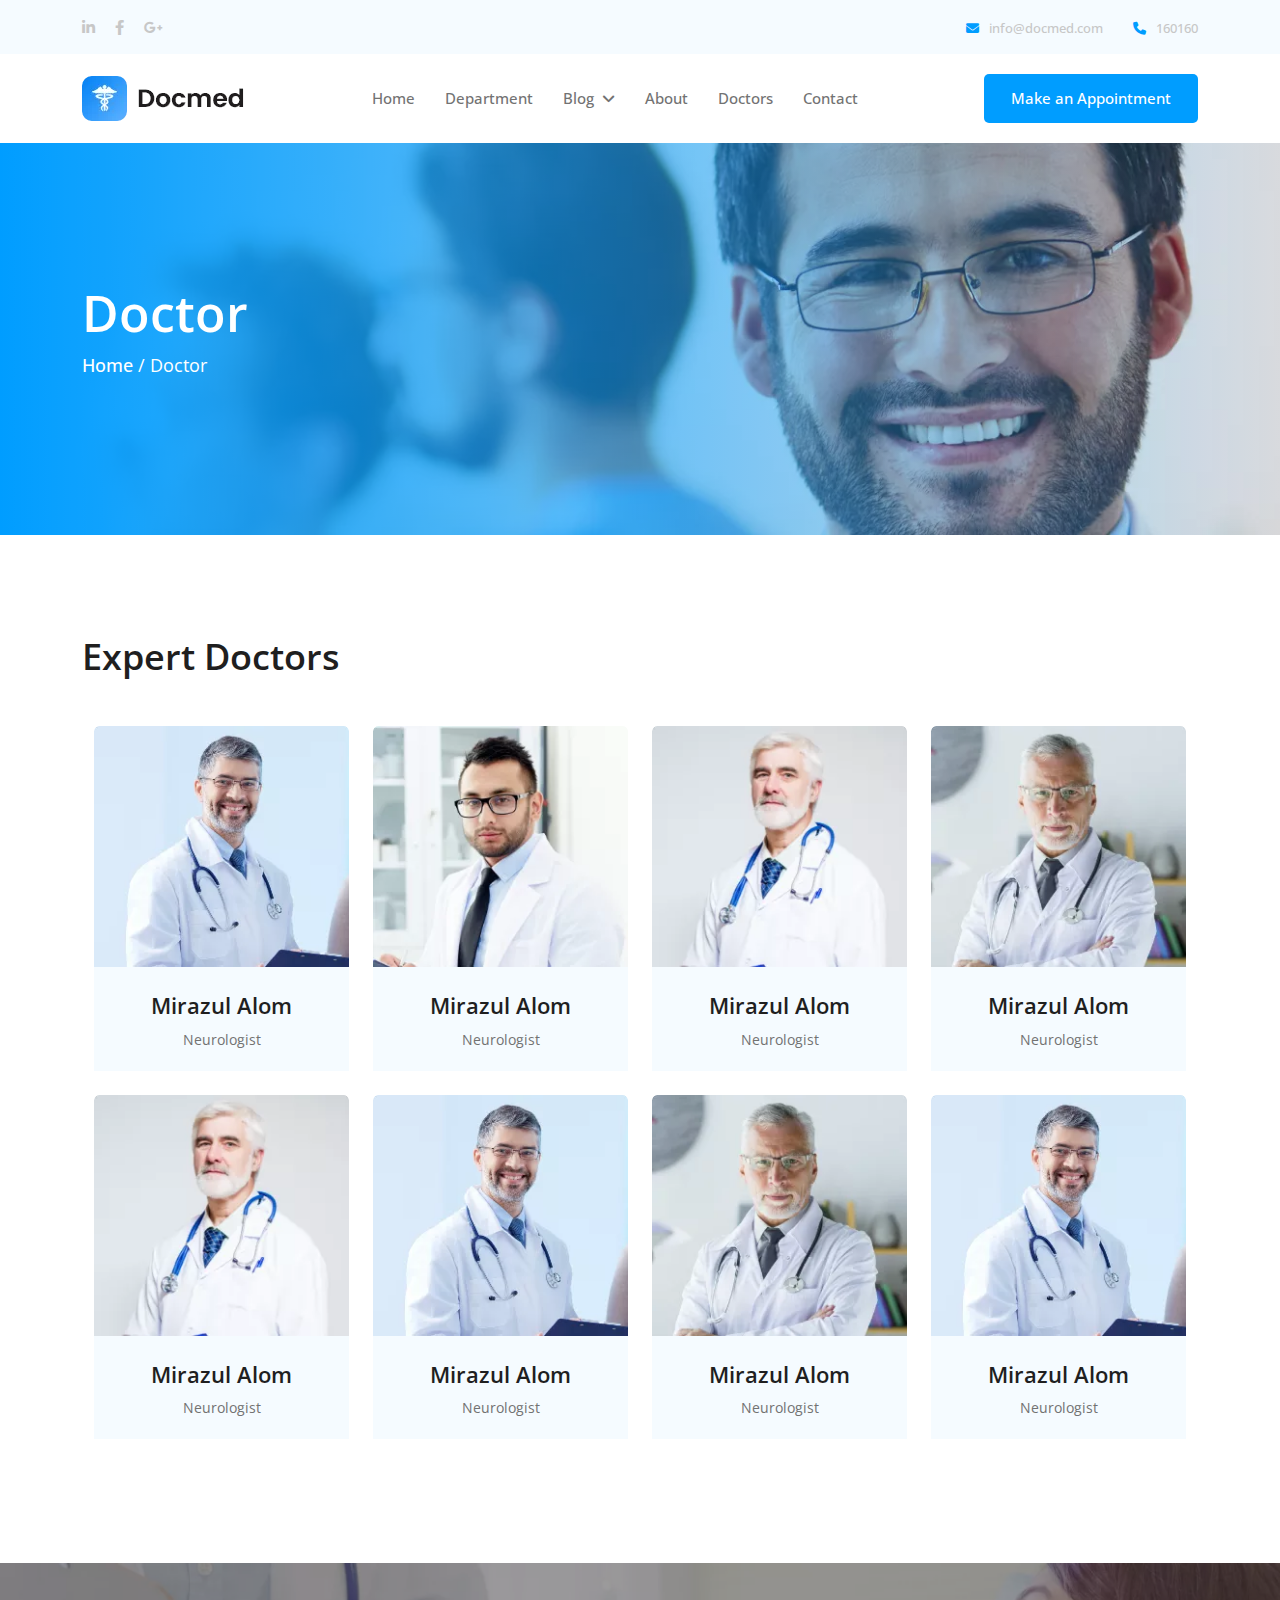
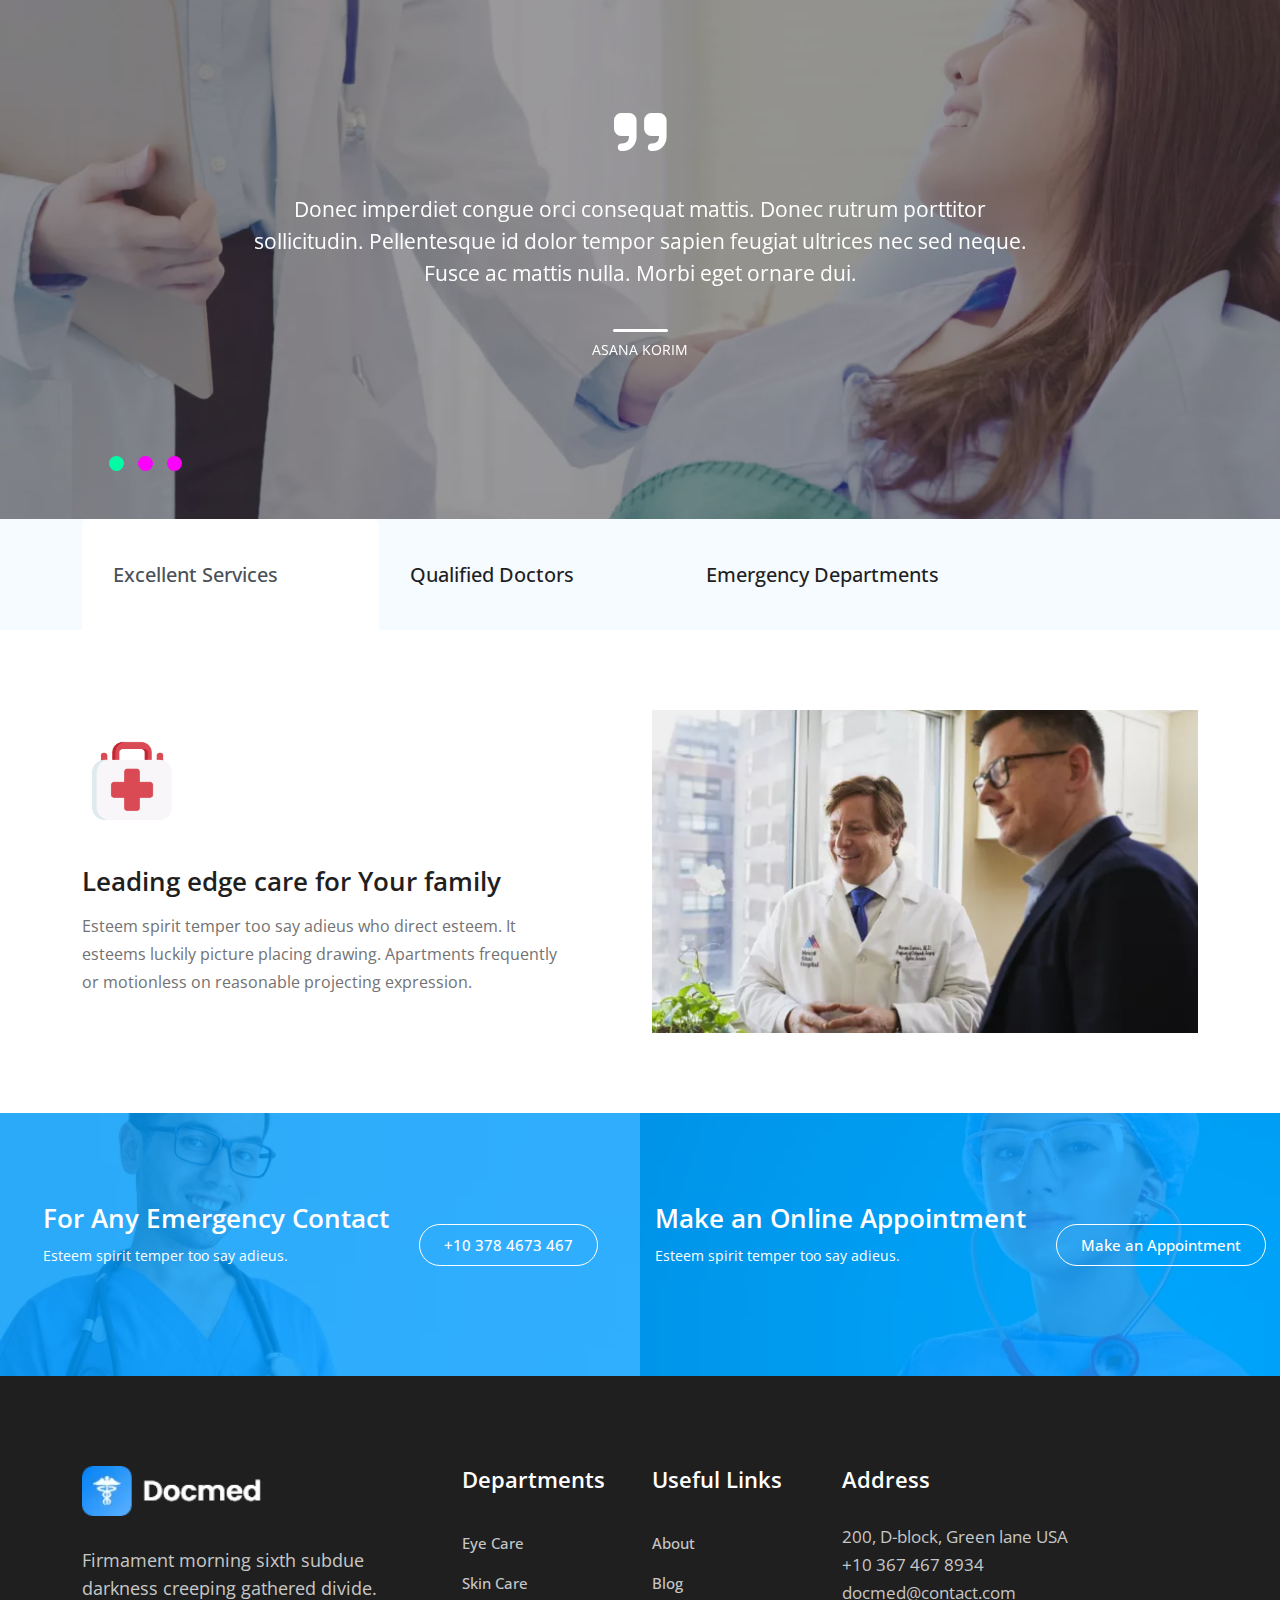
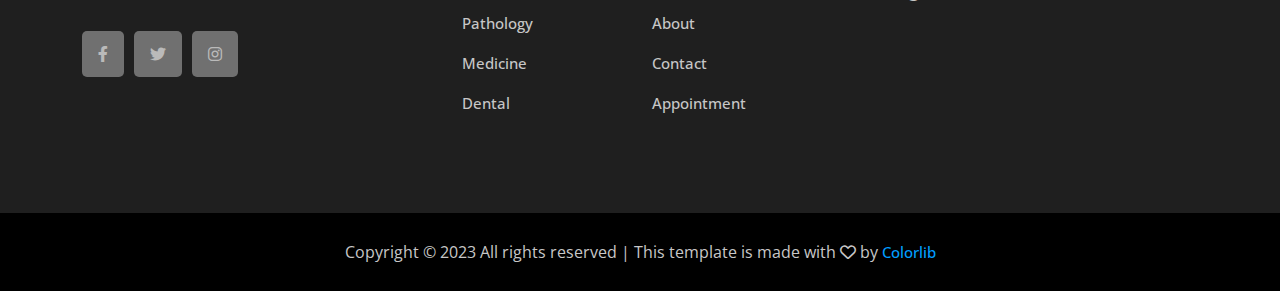
<file: doctor.html>
<!doctype html>
<html lang="en">

<head>
  <title>Decmed Theme</title>
  <!-- Required meta tags -->
  <meta charset="utf-8">
  <meta name="viewport" content="width=device-width, initial-scale=1, shrink-to-fit=no">
  <link rel="shortcut icon" href="assets/images/logo.png.webp" type="image/x-icon">
  <!-- Bootstrap CSS v5.2.1 -->
   <link rel="stylesheet" href="assets/css/fontawesome.min.css">
   <link rel="stylesheet" href="assets/css/bootstrap.min.css">
   <link rel="stylesheet" href="assets/css/owl.carousel.min.css">
   <link rel="stylesheet" href="assets/css/owl.theme.default.min.css">

    <!-- mani link  -->
    <link rel="stylesheet" href="assets/css/style.css">
    <link rel="stylesheet" href="assets/css/responsive.css">

</head>

<body>
    <div class="top_scroll_btn bottom_fixed">
        <i class="fa-solid fa-circle-arrow-up"></i>
    </div>
    <section class="top_header_section">
        <div class="container">
            <div class="row">
                <div class="col-md-12">
                    <div class="top-left-header">
                        <div class="top-header-media">
                            <ul>
                                <li><a href="#"><i class="fa-brands fa-linkedin-in"></i></a></li>
                                <li><a href="#"><i class="fa-brands fa-facebook-f"></i></a></li>
                                <li><a href="#"><i class="fa-brands fa-google-plus-g"></i></a></li>
                            </ul>
                        </div>
                        <div class="top-header-contact">
                            <ul>
                                <li><a href="mailto:info@docmed.com"><i class="fa-solid fa-envelope"></i>info@docmed.com</a></li>
                                <li><a href="tel:160160"><i class="fa-solid fa-phone"></i>160160</a></li>
                            </ul>
                        </div>
                    </div>
                </div>
            </div>
        </div>
    </section>
    <header class="main_header_section">
        <div class="container">
            <div class="row">
                <div class="col-12">
                    <div class="main_header">
                        <div class="header-logo">
                            <a href="#"><img src="assets/images/logo.png.webp" alt=""></a>
                        </div>
                        
                        <div class="mobile-menu">
                            <div class="header-btna">
                                <div class="btn1">
                                    <a href="#">Make an Appointment</a>
                                </div>
                            </div>
                            <div class="icon-menu">
                                <div class="menubar-button1"><i class="fa-solid fa-bars"></i></div>
                                <div class="menu-button2"><i class="fa-solid fa-xmark"></i></div>
                            </div>
                        </div>
                        <div class="header_menu">
                            <ul>
                                <li><a href="index.html">Home</a></li>
                                <li><a href="departments.html">Department</a></li>
                                <li>
                                    <a href="#" class="bloghover">Blog &nbsp;<i class="fa-solid fa-angle-down"></i></a>
                                    <ul class="item_1">
                                        <li><a href="blog.html">Blog</a></li>
                                        <li><a href="single-blog.html">Blog Details</a></li>
                                    </ul>
                                </li>
                                <li><a href="about.html">About</a></li>
                                <li><a href="doctor.html">Doctors</a></li>
                                <li><a href="#">Contact</a></li>
                            </ul>
                        </div>
                        <div class="header-btn">
                            <div class="btn1">
                                <a href="#">Make an Appointment</a>
                            </div>
                        </div>
                    </div>
                </div>      
            </div>
        </div>
    </header>
    <!-- heroo section  -->

    <section class="department_area" style="background: url(assets/images/bradcam3.png.webp)no-repeat 80% center/cover;">
        <div class="department_bg">
            <div class="container">
                <div class="row">
                    <div class="col-md-12">
                        <div class="departments_title">
                            <h1>Doctor</h1>
                            <p><a href="#">Home</a> / Doctor</p>
                        </div>
                    </div>
                </div>
            </div>
        </div>
    </section>

    
    <!-- Expert Doctors  -->
    <section class="Expert_Doctors wellcome_Section">
        <div class="container">
            <div class="row">
                <div class="col-md-12">
                    <div class="heading_title mb-md-5">
                        <h2>Expert Doctors</h2>
                    </div>
                </div>
            </div>
        </div>
        <div class="container">
            <div class="doctor_area">
                <div class="doctor_slider">
                    <div class="container">
                        <div class="row">
                            <div class="col-lg-3 col-md-4 col-sm-6 col-xs-6 mb-4">
                                <div class="single_doctor">
                                    <div class="doctor_img">
                                        <img src="assets/images/team1.png.webp" alt="">
                                    </div>
                                    <div class="doctor_media">
                                        <ul>
                                            <li><a href="#"><i class="fa-brands fa-facebook"></i></a></li>
                                            <li><a href="#"><i class="fa-brands fa-twitter"></i></a></li>
                                            <li><a href="#"><i class="fa-brands fa-instagram"></i></a></li>
                                            <li><a href="#"><i class="fa-brands fa-linkedin"></i></a></li>
                                        </ul>
                                    </div>
                                    <div class="doctor_details text-center">
                                        <a href="#"><h3>Mirazul Alom</h3></a>
                                        <span>Neurologist</span>
                                    </div>
                                </div>
                            </div>
                            <div class="col-lg-3 col-md-4 col-sm-6 col-xs-6 mb-4">
                                <div class="single_doctor">
                                    <div class="doctor_img">
                                        <img src="assets/images/team2.png.webp" alt="">
                                    </div>
                                    <div class="doctor_media">
                                        <ul>
                                            <li><a href="#"><i class="fa-brands fa-facebook"></i></a></li>
                                            <li><a href="#"><i class="fa-brands fa-twitter"></i></a></li>
                                            <li><a href="#"><i class="fa-brands fa-instagram"></i></a></li>
                                            <li><a href="#"><i class="fa-brands fa-linkedin"></i></a></li>
                                        </ul>
                                    </div>
                                    <div class="doctor_details text-center">
                                        <a href="#"><h3>Mirazul Alom</h3></a>
                                        <span>Neurologist</span>
                                    </div>
                                </div>
                            </div>
                            <div class="col-lg-3 col-md-4 col-sm-6 col-xs-6 mb-4">
                                <div class="single_doctor">
                                    <div class="doctor_img">
                                        <img src="assets/images/team3.png.webp" alt="">
                                    </div>
                                    <div class="doctor_media">
                                        <ul>
                                            <li><a href="#"><i class="fa-brands fa-facebook"></i></a></li>
                                            <li><a href="#"><i class="fa-brands fa-twitter"></i></a></li>
                                            <li><a href="#"><i class="fa-brands fa-instagram"></i></a></li>
                                            <li><a href="#"><i class="fa-brands fa-linkedin"></i></a></li>
                                        </ul>
                                    </div>
                                    <div class="doctor_details text-center">
                                        <a href="#"><h3>Mirazul Alom</h3></a>
                                        <span>Neurologist</span>
                                    </div>
                                </div>
                            </div>
                            <div class="col-lg-3 col-md-4 col-sm-6 col-xs-6 mb-4">
                                <div class="single_doctor">
                                    <div class="doctor_img">
                                        <img src="assets/images/team4.png.webp" alt="">
                                    </div>
                                    <div class="doctor_media">
                                        <ul>
                                            <li><a href="#"><i class="fa-brands fa-facebook"></i></a></li>
                                            <li><a href="#"><i class="fa-brands fa-twitter"></i></a></li>
                                            <li><a href="#"><i class="fa-brands fa-instagram"></i></a></li>
                                            <li><a href="#"><i class="fa-brands fa-linkedin"></i></a></li>
                                        </ul>
                                    </div>
                                    <div class="doctor_details text-center">
                                        <a href="#"><h3>Mirazul Alom</h3></a>
                                        <span>Neurologist</span>
                                    </div>
                                </div>
                            </div>
                            <div class="col-lg-3 col-md-4 col-sm-6 col-xs-6 mb-4">
                                <div class="single_doctor">
                                    <div class="doctor_img">
                                        <img src="assets/images/team3.png.webp" alt="">
                                    </div>
                                    <div class="doctor_media">
                                        <ul>
                                            <li><a href="#"><i class="fa-brands fa-facebook"></i></a></li>
                                            <li><a href="#"><i class="fa-brands fa-twitter"></i></a></li>
                                            <li><a href="#"><i class="fa-brands fa-instagram"></i></a></li>
                                            <li><a href="#"><i class="fa-brands fa-linkedin"></i></a></li>
                                        </ul>
                                    </div>
                                    <div class="doctor_details text-center">
                                        <a href="#"><h3>Mirazul Alom</h3></a>
                                        <span>Neurologist</span>
                                    </div>
                                </div>
                            </div>
                            <div class="col-lg-3 col-md-4 col-sm-6 col-xs-6 mb-4">
                                <div class="single_doctor">
                                    <div class="doctor_img">
                                        <img src="assets/images/team1.png.webp" alt="">
                                    </div>
                                    <div class="doctor_media">
                                        <ul>
                                            <li><a href="#"><i class="fa-brands fa-facebook"></i></a></li>
                                            <li><a href="#"><i class="fa-brands fa-twitter"></i></a></li>
                                            <li><a href="#"><i class="fa-brands fa-instagram"></i></a></li>
                                            <li><a href="#"><i class="fa-brands fa-linkedin"></i></a></li>
                                        </ul>
                                    </div>
                                    <div class="doctor_details text-center">
                                        <a href="#"><h3>Mirazul Alom</h3></a>
                                        <span>Neurologist</span>
                                    </div>
                                </div>
                            </div>
                            <div class="col-lg-3 col-md-4 col-sm-6 col-xs-6 mb-4">
                                <div class="single_doctor">
                                    <div class="doctor_img">
                                        <img src="assets/images/team4.png.webp" alt="">
                                    </div>
                                    <div class="doctor_media">
                                        <ul>
                                            <li><a href="#"><i class="fa-brands fa-facebook"></i></a></li>
                                            <li><a href="#"><i class="fa-brands fa-twitter"></i></a></li>
                                            <li><a href="#"><i class="fa-brands fa-instagram"></i></a></li>
                                            <li><a href="#"><i class="fa-brands fa-linkedin"></i></a></li>
                                        </ul>
                                    </div>
                                    <div class="doctor_details text-center">
                                        <a href="#"><h3>Mirazul Alom</h3></a>
                                        <span>Neurologist</span>
                                    </div>
                                </div>
                            </div>
                            <div class="col-lg-3 col-md-4 col-sm-6 col-xs-6 mb-4">
                                <div class="single_doctor">
                                    <div class="doctor_img">
                                        <img src="assets/images/team1.png.webp" alt="">
                                    </div>
                                    <div class="doctor_media">
                                        <ul>
                                            <li><a href="#"><i class="fa-brands fa-facebook"></i></a></li>
                                            <li><a href="#"><i class="fa-brands fa-twitter"></i></a></li>
                                            <li><a href="#"><i class="fa-brands fa-instagram"></i></a></li>
                                            <li><a href="#"><i class="fa-brands fa-linkedin"></i></a></li>
                                        </ul>
                                    </div>
                                    <div class="doctor_details text-center">
                                        <a href="#"><h3>Mirazul Alom</h3></a>
                                        <span>Neurologist</span>
                                    </div>
                                </div>
                            </div>
                        </div>
                    </div>
                </div>
            </div>
        </div>
        </div>
    </section>
    <!-- Testimonials section  -->
    <section class="testimonisla_section">
        <div class="testimonisla_slider owl-carousel owl-theme" id="testi_slider">
            <div class="single_slider" style="background: url(assets/images/testi.png.webp)no-repeat top center/cover;">
                <div class="container">
                    <div class="row">
                        <div class="col-md-12">
                            <div class="slider_img">
                                <div class="testi_content">
                                    <i class="fa-solid fa-quote-right"></i>
                                </div>
                                <p>Donec imperdiet congue orci consequat mattis. Donec rutrum porttitor sollicitudin. Pellentesque id dolor tempor sapien feugiat ultrices nec sed neque. Fusce ac mattis nulla. Morbi eget ornare dui.</p>
                                <div class="testi_author">
                                    <h4>Asana Korim</h4>
                                </div>
                            </div>
                        </div>
                    </div>
                </div>
            </div>
            <div class="single_slider" style="background: url(assets/images/emergency-2.png.webp)no-repeat top center/cover;">
                <div class="container">
                    <div class="row">
                        <div class="col-md-12">
                            <div class="slider_img">
                                <div class="testi_content">
                                    <i class="fa-solid fa-quote-right"></i>
                                </div>
                                <p>Donec imperdiet congue orci consequat mattis. Donec rutrum porttitor sollicitudin. Pellentesque id dolor tempor sapien feugiat ultrices nec sed neque. Fusce ac mattis nulla. Morbi eget ornare dui.</p>
                                <div class="testi_author">
                                    <h4>Asana Korim</h4>
                                </div>
                            </div>
                        </div>
                    </div>
                </div>
            </div>
            <div class="single_slider" style="background: url(assets/images/testi.png.webp)no-repeat top center/cover;">
                <div class="container">
                    <div class="row">
                        <div class="col-md-12">
                            <div class="slider_img">
                                <div class="testi_content">
                                    <i class="fa-solid fa-quote-right"></i>
                                </div>
                                <p>Donec imperdiet congue orci consequat mattis. Donec rutrum porttitor sollicitudin. Pellentesque id dolor tempor sapien feugiat ultrices nec sed neque. Fusce ac mattis nulla. Morbi eget ornare dui.</p>
                                <div class="testi_author">
                                    <h4>Asana Korim</h4>
                                </div>
                            </div>
                        </div>
                    </div>
                </div>
            </div>
        </div>
    </section>

    <!-- Tab Setion  -->
    <!-- Nav tabs -->
    <!-- Nav tabs -->
    <section class="tab_section">
        <div class="row">
            <div class="col-12">
                <div class="tan_button">
                    <div class="container">
                        <ul class="nav nav-tabs" id="myTab" role="tablist">
                            <li class="nav-item" role="presentation">
                                <button class="nav-link active" id="home-tab" data-bs-toggle="tab" data-bs-target="#home" type="button" role="tab" aria-controls="home" aria-selected="true">Excellent Services</button>
                            </li>
                            <li class="nav-item" role="presentation">
                                <button class="nav-link" id="profile-tab" data-bs-toggle="tab" data-bs-target="#profile" type="button" role="tab" aria-controls="profile" aria-selected="false">Qualified Doctors</button>
                            </li>
                            <li class="nav-item" role="presentation">
                                <button class="nav-link" id="messages-tab" data-bs-toggle="tab" data-bs-target="#messages" type="button" role="tab" aria-controls="messages" aria-selected="false">Emergency Departments</button>
                            </li>
                        </ul>
                    </div>
                </div>
                    
                <!-- Tab panes -->
                <div class="container">
                    <div class="tab-content">
                        <div class="tab-pane fade active left_tabs" id="home" role="tabpanel" aria-labelledby="home-tab">
                            <div class="row tab_center">
                                <div class="col-lg-6 col-md-12">
                                    <div class="left_tab">
                                        <div class="tab_icon">
                                            <img src="assets/images/first-aid-kit3.png" alt="">
                                        </div>
                                        <h3>Leading edge care for Your family</h3>
                                        <p>Esteem spirit temper too say adieus who direct esteem. It esteems luckily picture placing drawing. Apartments frequently or motionless on reasonable projecting expression. </p>
                                    </div>
                                </div>
                                <div class="col-lg-6 col-md-12">
                                    <div class="tab_right_img">
                                        <img src="assets/images/business.png.webp" alt="">
                                    </div>
                                </div>
                            </div>
                        </div>
                        <div class="tab-pane fade left_tabs" id="profile" role="tabpanel" aria-labelledby="profile-tab">
                            <div class="row tab_center">
                                <div class="col-lg-6 col-md-12">
                                    <div class="left_tab">
                                        <div class="tab_icon">
                                            <img src="assets/images/first-aid-kit.png" alt="">
                                        </div>
                                        <h3>Leading edge care Ohh My Dear</h3>
                                        <p>Esteem spirit temper too say adieus who direct esteem. It esteems luckily picture placing drawing. Apartments frequently or motionless on reasonable projecting expression. </p>
                                    </div>
                                </div>
                                <div class="col-lg-6 col-md-12">
                                    <div class="tab_right_img">
                                        <img src="assets/images/banner2.png.webp" alt="">
                                    </div>
                                </div>
                            </div>
                        </div>
                        <div class="tab-pane fade left_tabs" id="messages" role="tabpanel" aria-labelledby="messages-tab">
                            <div class="row tab_center">
                                <div class="col-lg-6 col-md-12">
                                    <div class="left_tab">
                                        <div class="tab_icon">
                                            <img src="assets/images/first-aid-kit2.png" alt="">
                                        </div>
                                        <h3>Best World for Your family</h3>
                                        <p>Esteem spirit temper too say adieus who direct esteem. It esteems luckily picture placing drawing. Apartments frequently or motionless on reasonable projecting expression. </p>
                                    </div>
                                </div>
                                <div class="col-lg-6 col-md-12">
                                    <div class="tab_right_img">
                                        <img src="assets/images/banner.png.webp" alt="">
                                    </div>
                                </div>
                            </div>
                        </div>
                    </div>
                </div>
            </div>
        </div>
    </section>


    <!-- Emargency Contact  -->
    <section class="emargency_contact">
        <div class="container-fluid g-0">
            <div class="main_emargency">
                <div class="single_emargency emargency_bg_1" style="background: url(assets/images/emergency-1.png.webp)no-repeat center center/cover;">
                    <div class="info">
                        <h3>For Any Emergency Contact</h3>
                        <p>Esteem spirit temper too say adieus.</p>
                    </div>
                    <div class="info_button">
                        <a class="btn3" href="#">+10 378 4673 467</a>
                    </div>
                </div>
                <div class="single_emargency emargency_bg_2" style="background: url(assets/images/emergency-2.png.webp)no-repeat center center/cover;">
                    <div class="info">
                        <h3>Make an Online Appointment</h3>
                        <p>Esteem spirit temper too say adieus.</p>
                    </div>
                    <div class="info_button">
                        <a class="btn3" href="#">Make an Appointment</a>
                    </div>
                </div>
            </div>
        </div>
    </section>


     <!-- Footer Area  -->
     <footer class="footer_Setion">
        <div class="footer_top_part">
            <div class="container">
                <div class="row">
                    <div class="col-lg-4 col-md-6">
                        <div class="footer_part_1">
                           <a href="#"><img src="assets/images/footer_logo.png.webp" alt=""></a>
                            <p>Firmament morning sixth subdue darkness creeping gathered divide.</p>
                            <ul>
                                <li><a href="#"><i class="fa-brands fa-facebook-f"></i></a></li>
                                <li><a href="#"><i class="fa-brands fa-twitter"></i></a></li>
                                <li><a href="#"><i class="fa-brands fa-instagram"></i></a></li>
                            </ul>
                        </div>
                    </div>
                    <div class="col-lg-2 col-md-6">
                        <div class="footer_part_2">
                            <h3>Departments</h3>
                            <ul>
                                <li><a href="#">Eye Care</a></li>
                                <li><a href="#">Skin Care</a></li>
                                <li><a href="#">Pathology</a></li>
                                <li><a href="#">Medicine</a></li>
                                <li><a href="#">Dental</a></li>
                            </ul>
                        </div>
                    </div>
                    <div class="col-lg-2 col-md-6">
                        <div class="footer_part_2 footer_part_top">
                            <h3>Useful Links </h3>
                            <ul>
                                <li><a href="#">About</a></li>
                                <li><a href="#">Blog</a></li>
                                <li><a href="#">About</a></li>
                                <li><a href="#">Contact</a></li>
                                <li><a href="#">Appointment</a></li>
                            </ul>
                        </div>
                    </div>
                    <div class="col-lg-4 col-md-6">
                        <div class="footer_part_3">
                            <h3>Address</h3>
                            <p>200, D-block, Green lane USA +10 367 467 8934 docmed@contact.com</p>
                        </div>
                    </div>
                </div>
            </div>
        </div>
        <div class="footer_bottom_part">
            <div class="container">
                <div class="copyright_text">
                    <p>Copyright © 2023 All rights reserved | This template is made with <i class="fa-regular fa-heart"></i> by <a href="#">Colorlib</a></p>
                </div>
            </div>
        </div>
    </footer>
  <!-- Bootstrap JavaScript Libraries -->
  <script src="assets/js/jquery.min.js"></script>
  <script src="assets/js/popper.min.js"></script>
  <script src="assets/js/bootstrap.min.js"></script>
  <script src="assets/js/owl.carousel.min.js"></script>
  <script src="assets/js/scripts.js"></script>
</body>

</html>
</file>
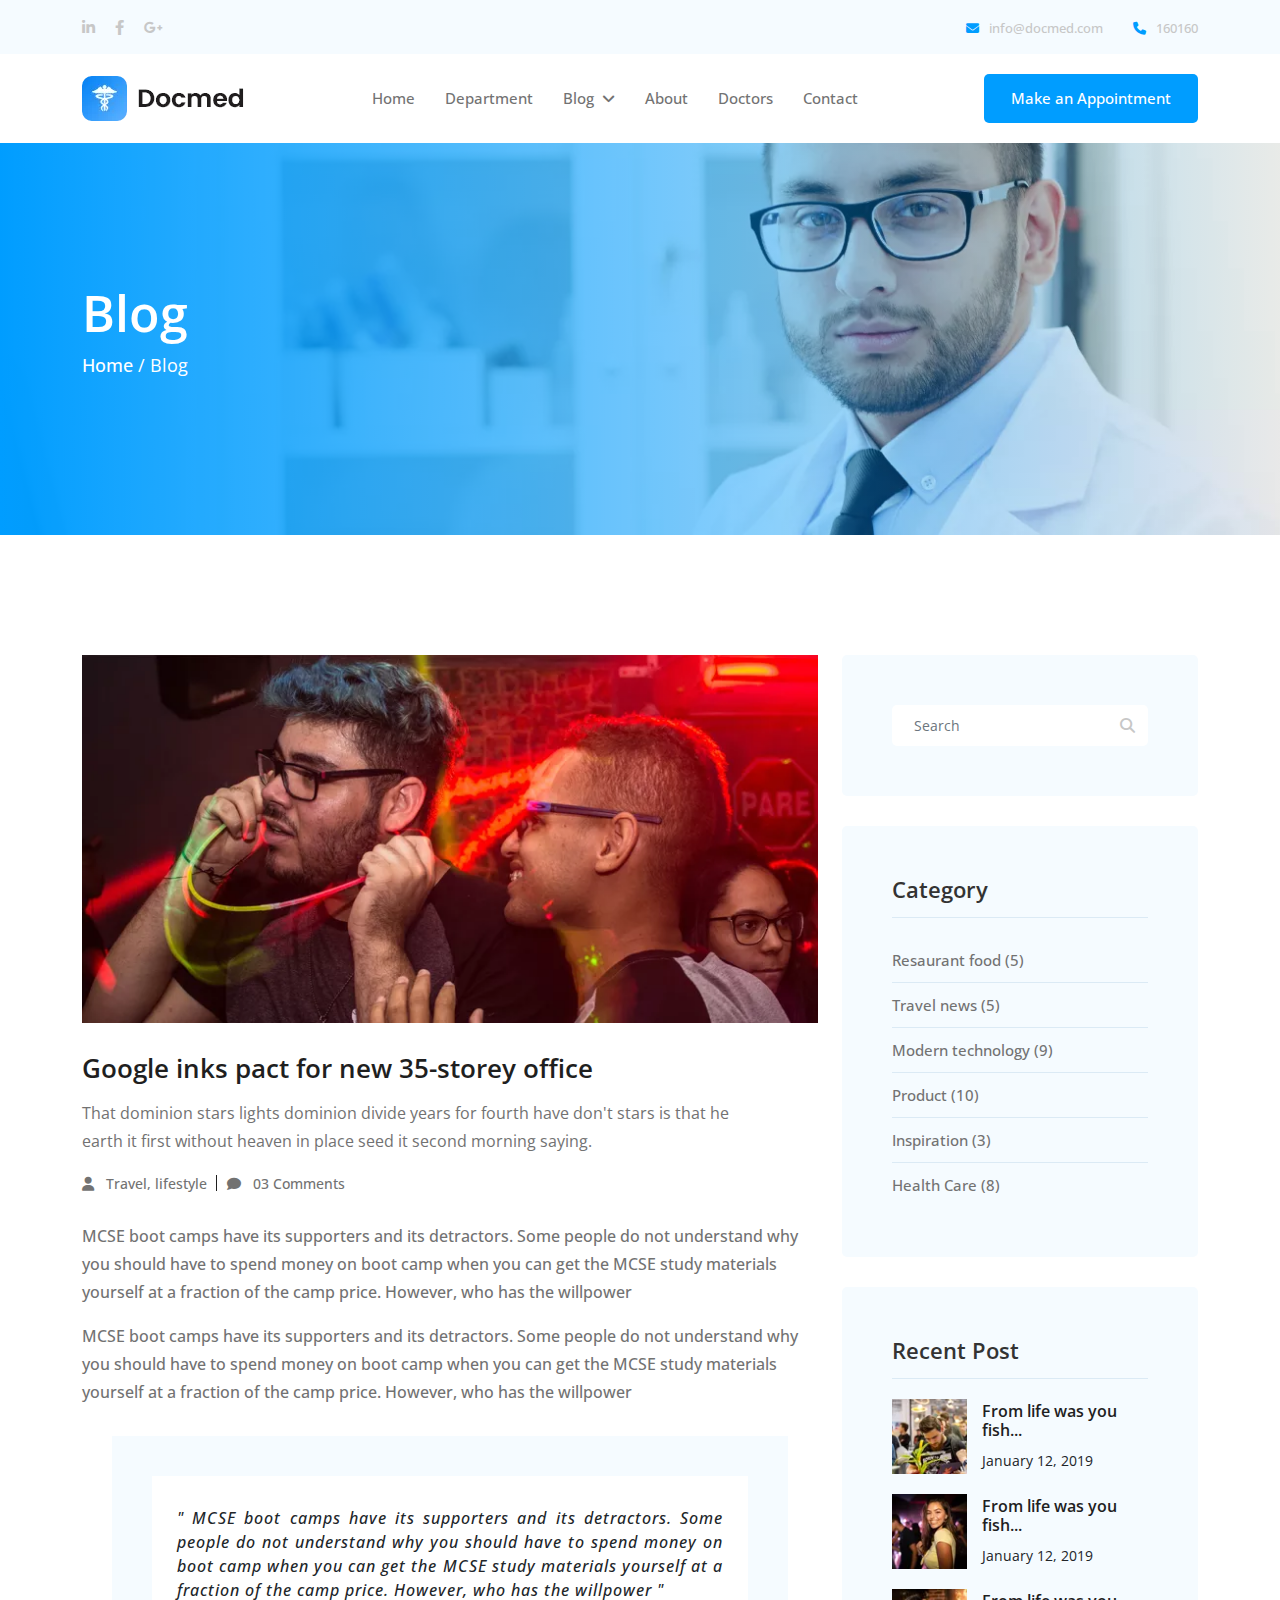
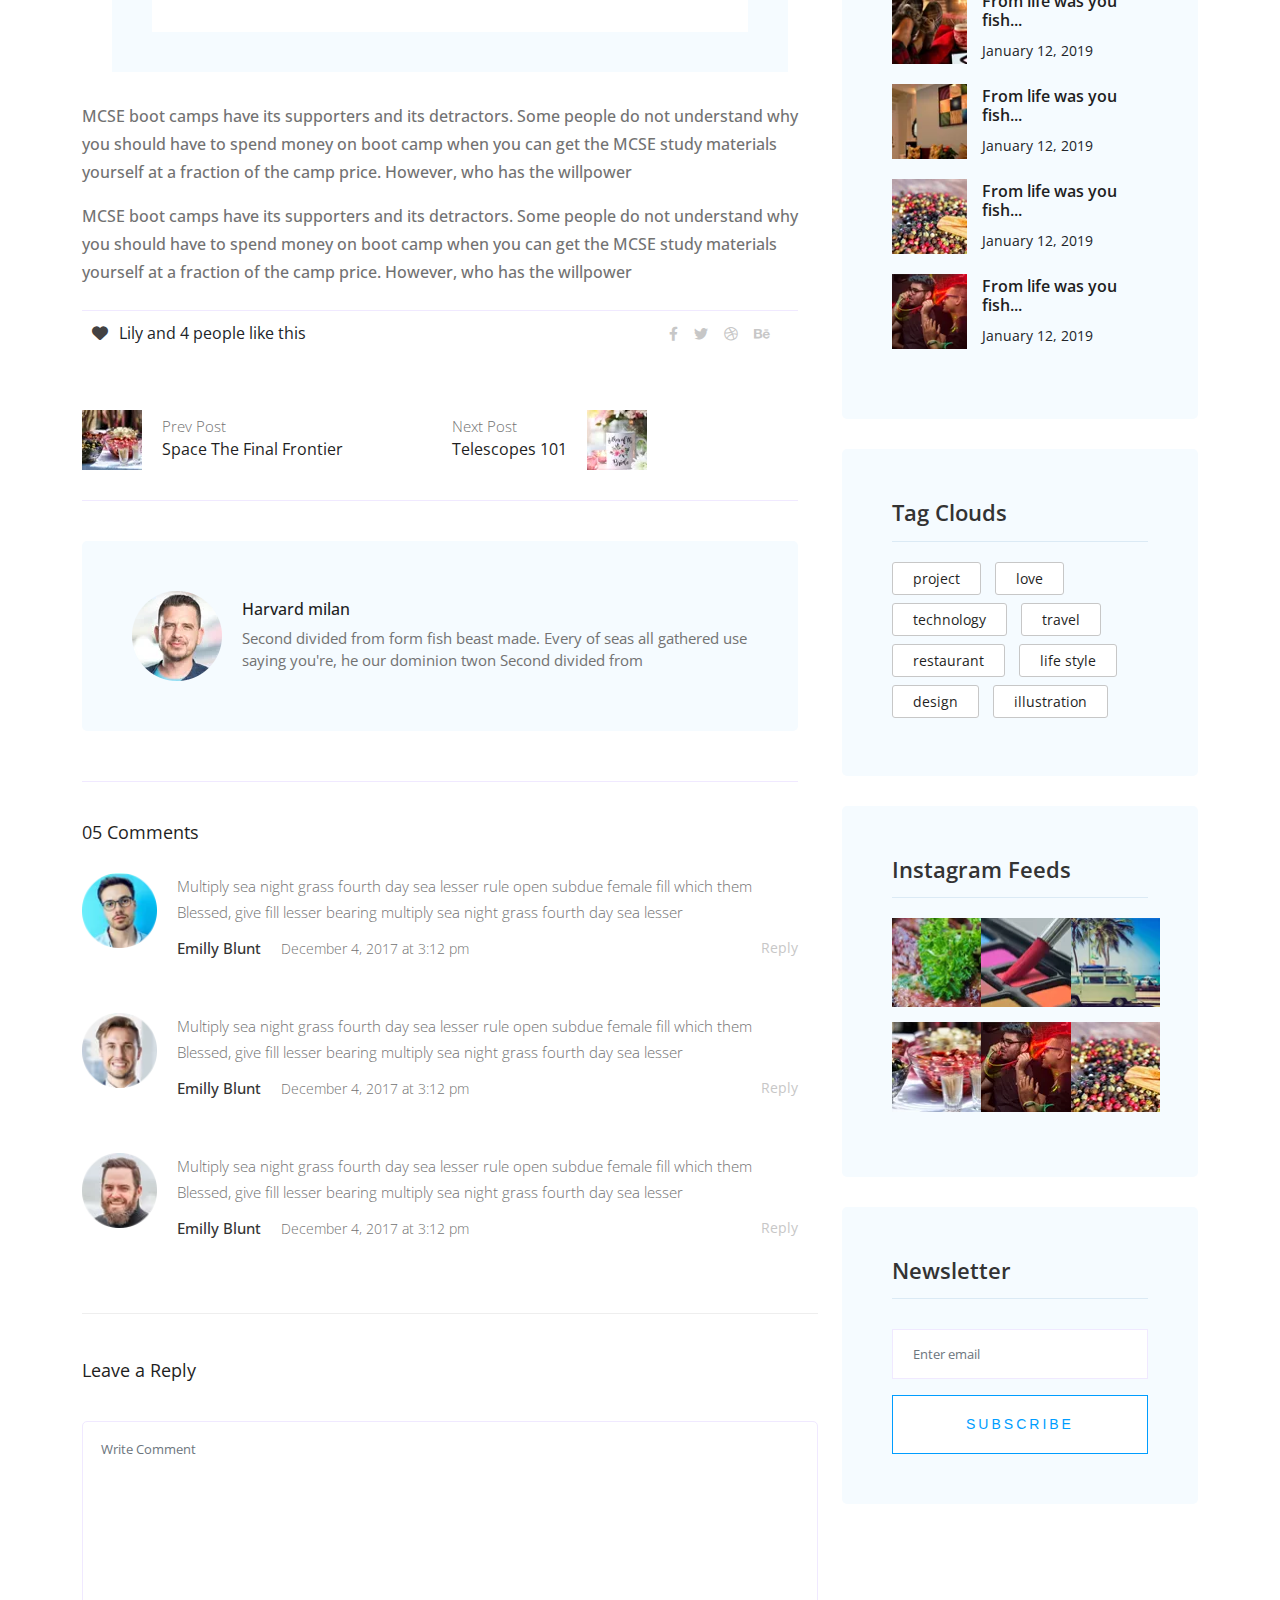
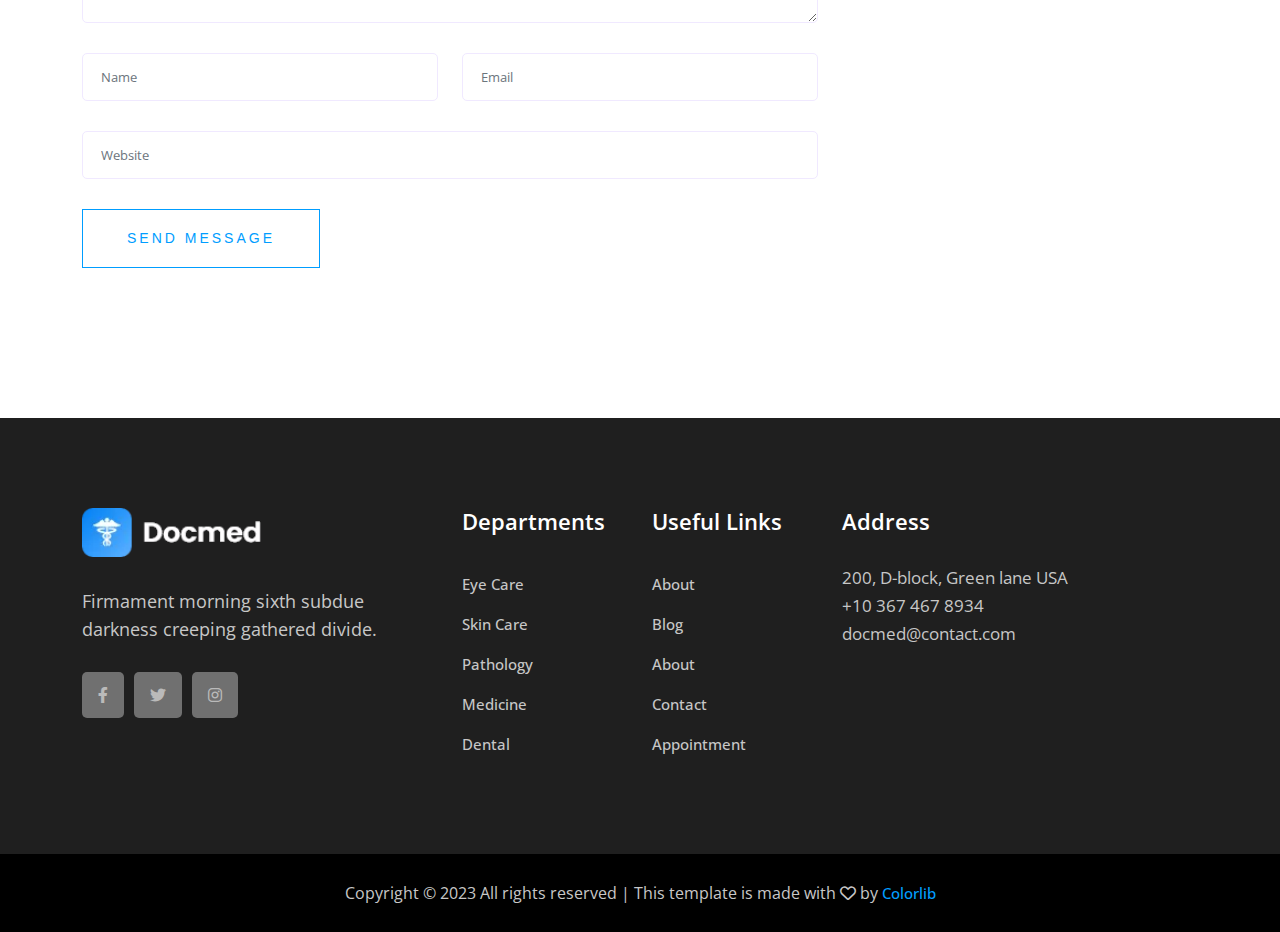
<file: single-blog.html>
<!doctype html>
<html lang="en">

<head>
  <title>Decmed Theme</title>
  <!-- Required meta tags -->
  <meta charset="utf-8">
  <meta name="viewport" content="width=device-width, initial-scale=1, shrink-to-fit=no">
  <link rel="shortcut icon" href="assets/images/logo.png.webp" type="image/x-icon">
  <!-- Bootstrap CSS v5.2.1 -->
   <link rel="stylesheet" href="assets/css/fontawesome.min.css">
   <link rel="stylesheet" href="assets/css/bootstrap.min.css">
   <link rel="stylesheet" href="assets/css/owl.carousel.min.css">
   <link rel="stylesheet" href="assets/css/owl.theme.default.min.css">

    <!-- mani link  -->
    <link rel="stylesheet" href="assets/css/style.css">
    <link rel="stylesheet" href="assets/css/responsive.css">

</head>

<body>
    <div class="top_scroll_btn bottom_fixed">
        <i class="fa-solid fa-circle-arrow-up"></i>
    </div>
    <section class="top_header_section">
        <div class="container">
            <div class="row">
                <div class="col-md-12">
                    <div class="top-left-header">
                        <div class="top-header-media">
                            <ul>
                                <li><a href="#"><i class="fa-brands fa-linkedin-in"></i></a></li>
                                <li><a href="#"><i class="fa-brands fa-facebook-f"></i></a></li>
                                <li><a href="#"><i class="fa-brands fa-google-plus-g"></i></a></li>
                            </ul>
                        </div>
                        <div class="top-header-contact">
                            <ul>
                                <li><a href="mailto:info@docmed.com"><i class="fa-solid fa-envelope"></i>info@docmed.com</a></li>
                                <li><a href="tel:160160"><i class="fa-solid fa-phone"></i>160160</a></li>
                            </ul>
                        </div>
                    </div>
                </div>
            </div>
        </div>
    </section>
    <header class="main_header_section">
        <div class="container">
            <div class="row">
                <div class="col-12">
                    <div class="main_header">
                        <div class="header-logo">
                            <a href="#"><img src="assets/images/logo.png.webp" alt=""></a>
                        </div>
                        
                        <div class="mobile-menu">
                            <div class="header-btna">
                                <div class="btn1">
                                    <a href="#">Make an Appointment</a>
                                </div>
                            </div>
                            <div class="icon-menu">
                                <div class="menubar-button1"><i class="fa-solid fa-bars"></i></div>
                                <div class="menu-button2"><i class="fa-solid fa-xmark"></i></div>
                            </div>
                        </div>
                        <div class="header_menu">
                            <ul>
                                <li><a href="#">Home</a></li>
                                <li><a href="#">Department</a></li>
                                <li>
                                    <a href="#" class="bloghover">Blog &nbsp;<i class="fa-solid fa-angle-down"></i></a>
                                    <ul class="item_1">
                                        <li><a href="#">Blog</a></li>
                                        <li><a href="#">Blog Details</a></li>
                                    </ul>
                                </li>
                                <li><a href="#">About</a></li>
                                <li><a href="#">Doctors</a></li>
                                <li><a href="#">Contact</a></li>
                            </ul>
                        </div>
                        <div class="header-btn">
                            <div class="btn1">
                                <a href="#">Make an Appointment</a>
                            </div>
                        </div>
                    </div>
                </div>      
            </div>
        </div>
    </header>
    <!-- heroo section  -->

    <!-- blog Page  -->
    <section class="department_area" style="background: url(assets/images/bradcam.png.webp)no-repeat 80% center/cover;">
        <div class="department_bg">
            <div class="container">
                <div class="row">
                    <div class="col-md-12">
                        <div class="departments_title">
                            <h1>Blog</h1>
                            <p><a href="#">Home</a> / Blog</p>
                        </div>
                    </div>
                </div>
            </div>
        </div>
    </section>

    <!-- Blog Page  -->
    <section class="blog_section">
        <div class="container">
            <div class="row">
                <div class="col-lg-8 col-md-12">
                    <article class="blog_single_item">
                        <div class="left_side">
                            <div class="blog_img">
                                <img src="assets/images/single_blog_1.png.webp" alt="">
                            </div>
                           <div class="content_info">
                            <h3>Google inks pact for new 35-storey office</h3>
                            <p>That dominion stars lights dominion divide years for fourth have don't stars is that he earth it first without heaven in place seed it second morning saying.</p>
                            <div class="comment_line">
                                <div class="aothur">
                                    <a href="#">
                                        <i class="fa-solid fa-user"></i>
                                        <span>Travel, lifestyle</span>
                                    </a>
                                </div>
                                <div class="comment">
                                    <a href="#">
                                        <i class="fa-solid fa-comment"></i>
                                        <span>03 Comments</span>
                                    </a>
                                </div>
                            </div>
                           </div>
                        </div>
                        <div class="bolg-details">
                            <p>MCSE boot camps have its supporters and its detractors. Some people do not understand why you should have to spend money on boot camp when you can get the MCSE study materials yourself at a fraction of the camp price. However, who has the willpower </p>
                            <p>MCSE boot camps have its supporters and its detractors. Some people do not understand why you should have to spend money on boot camp when you can get the MCSE study materials yourself at a fraction of the camp price. However, who has the willpower </p>
                            <div class="quotes_wraper">
                                <blockquote class="blockquote">" MCSE boot camps have its supporters and its detractors. Some people do not understand why you should have to spend money on boot camp when you can get the MCSE study materials yourself at a fraction of the camp price. However, who has the willpower "</blockquote>
                            </div>
                            <p>MCSE boot camps have its supporters and its detractors. Some people do not understand why you should have to spend money on boot camp when you can get the MCSE study materials yourself at a fraction of the camp price. However, who has the willpower </p>
                            <p class="mb-md-4">MCSE boot camps have its supporters and its detractors. Some people do not understand why you should have to spend money on boot camp when you can get the MCSE study materials yourself at a fraction of the camp price. However, who has the willpower </p>
                        </div>
                        <div class="navigation_top">
                            <div class="top_part">
                                <div class="row modarn_items">
                                    <div class="col-md-6 col-sm-8 modarn_item">
                                        <div class="heart_icon">
                                            <i class="fa-solid fa-heart"></i>
                                            <span>Lily and 4 people like this</span>
                                        </div>
                                    </div>
                                    <div class="col-md-6 col-sm-4 modarn_item">
                                        <div class="media_icon">
                                            <ul>
                                                <li><a href="#"><i class="fa-brands fa-facebook-f"></i></a></li>
                                                <li><a href="#"><i class="fa-brands fa-twitter"></i></a></li>
                                                <li><a href="#"><i class="fa-brands fa-dribbble"></i></a></li>
                                                <li><a href="#"><i class="fa-brands fa-behance"></i></a></li>
                                            </ul>
                                        </div>
                                    </div>
                                </div>
                                <div class="row bottom_part">
                                    <div class="col-md-6 col-sm-6 modarn_item">
                                        <div class="prev_post">
                                            <div class="prev_img text_left">
                                                <img src="assets/images/preview.png.webp" alt="">
                                                <div class="prev_icon">
                                                    <a href="#"><i class="fa-solid fa-arrow-left"></i></a>
                                                </div>
                                            </div>
                                            <div class="prev_text">
                                                <p>Prev Post</p>
                                                <a href="#"><h4>Space The Final Frontier</h4></a>
                                            </div>
                                        </div>
                                    </div>
                                    <div class="col-md-6 col-sm-6 modarn_item">
                                        <div class="prev_post">
                                            <div class="prev_text text_margin">
                                                <p>Next Post</p>
                                                <a href="#"><h4>Telescopes 101</h4></a>
                                            </div>
                                            <div class="prev_img">
                                                <img src="assets/images/next.png.webp" alt="">
                                                <div class="next_icon">
                                                    <a href="#"><i class="fa-solid fa-arrow-right"></i></a>
                                                </div>
                                            </div>
                                        </div>
                                    </div>
                                </div>
                            </div>
                        </div>
                        <div class="blog_author">
                            <div class="blog_datils">
                                <div class="author_img">
                                    <img src="assets/images/author.png.webp" alt="">
                                </div>
                                <div class="author_details">
                                    <a href="#"><h4>Harvard milan</h4></a>
                                    <p>Second divided from form fish beast made. Every of seas all gathered use saying you're, he our dominion twon Second divided from</p>
                                </div>
                            </div>
                        </div>

                        <!-- comment  -->
                        <div class="comments-area">
                            <h4>05 Comments</h4>
                            <div class="comment-list">
                                <div class="single-comment justify-content-between d-flex">
                                    <div class="user justify-content-between d-flex">
                                        <div class="thumb">
                                            <img src="assets/images/comment_1.png.webp" alt="">
                                        </div>
                                        <div class="desc">
                                            <p class="comment">
                                            Multiply sea night grass fourth day sea lesser rule open subdue female fill which them
                                            Blessed, give fill lesser bearing multiply sea night grass fourth day sea lesser
                                            </p>
                                            <div class="d-flex justify-content-between">
                                                <div class="d-flex align-items-center item_center">
                                                    <h5><a href="#">Emilly Blunt</a></h5>
                                                    <p class="date">December 4, 2017 at 3:12 pm </p>
                                                </div>
                                                <div class="reply-btn">
                                                    <a href="#" class="btn-reply text-uppercase">reply</a>
                                                </div>
                                            </div>
                                        </div>
                                    </div>
                                </div>
                            </div>

                            <div class="comment-list">
                                <div class="single-comment justify-content-between d-flex">
                                    <div class="user justify-content-between d-flex">
                                        <div class="thumb">
                                            <img src="assets/images/comment_2.png.webp" alt="">
                                        </div>
                                        <div class="desc">
                                            <p class="comment">
                                            Multiply sea night grass fourth day sea lesser rule open subdue female fill which them
                                            Blessed, give fill lesser bearing multiply sea night grass fourth day sea lesser
                                            </p>
                                            <div class="d-flex justify-content-between">
                                                <div class="d-flex align-items-center item_center">
                                                        <h5><a href="#">Emilly Blunt</a>
                                                    </h5>
                                                    <p class="date">December 4, 2017 at 3:12 pm </p>
                                                </div>
                                                <div class="reply-btn">
                                                    <a href="#" class="btn-reply text-uppercase">reply</a>
                                                </div>
                                            </div>
                                        </div>
                                    </div>
                                </div>
                            </div>
                            <div class="comment-list">
                                <div class="single-comment justify-content-between d-flex">
                                    <div class="user justify-content-between d-flex">
                                        <div class="thumb">
                                            <img src="assets/images/comment_3.png.webp" alt="">
                                        </div>
                                        <div class="desc">
                                            <p class="comment">
                                            Multiply sea night grass fourth day sea lesser rule open subdue female fill which them
                                            Blessed, give fill lesser bearing multiply sea night grass fourth day sea lesser
                                            </p>
                                            <div class="d-flex justify-content-between">
                                                <div class="d-flex align-items-center item_center">
                                                        <h5><a href="#">Emilly Blunt</a>
                                                    </h5>
                                                    <p class="date">December 4, 2017 at 3:12 pm </p>
                                                </div>
                                                <div class="reply-btn">
                                                    <a href="#" class="btn-reply text-uppercase">reply</a>
                                                </div>
                                            </div>
                                        </div>
                                    </div>
                                </div>
                            </div>
                        </div>

                        <div class="comment-form">
                            <h4>Leave a Reply</h4>
                            <form class="form-contact comment_form" action="#" id="commentForm">
                                <div class="row">
                                    <div class="col-12">
                                        <div class="form-group">
                                        <textarea class="form-control w-100" name="comment" id="comment" cols="30" rows="9" placeholder="Write Comment" onfocus="this.placeholder = ''" onblur="this.placeholder = 'Write Comment'"></textarea>
                                        </div>
                                    </div>
                                    <div class="col-sm-6">
                                        <div class="form-group">
                                        <input class="form-control" name="name" id="name" type="text" placeholder="Name" onfocus="this.placeholder = ''" onblur="this.placeholder = 'Name'">
                                        </div>
                                    </div>
                                    <div class="col-sm-6">
                                        <div class="form-group">
                                        <input class="form-control" name="email" id="email" type="email" placeholder="Email" onfocus="this.placeholder = ''" onblur="this.placeholder = 'Email'">
                                        </div>
                                    </div>
                                    <div class="col-12">
                                        <div class="form-group">
                                        <input class="form-control" name="website" id="website" type="text" placeholder="Website" onfocus="this.placeholder = ''" onblur="this.placeholder = 'Website'">
                                        </div>
                                    </div>
                                </div>
                                <div class="form-group">
                                    <button type="submit" class="button button-contactForm btn_1 boxed-btn">Send Message</button>
                                </div>
                            </form>
                        </div>
                    </article>
                </div>
                <div class="col-lg-4 col-md-12">
                   <aside class="sidebar_widgets">
                        <div class="right_side">
                            <form action="#" method="POST">
                                <div class="form-group">
                                    <input class="form-control" type="text" name="name" id="name" placeholder="Search" onfocus="this.placeholder = ''" onblur="this.placeholder = 'Search Keyword'">
                                    <button class="btn" type="submit"><a href="#"><i class="fa-solid fa-magnifying-glass"></i></a></button>
                                </div>
                            </form>
                        </div>
                   </aside>
                   <aside class="widgets_2">
                        <div class="category_list">
                            <h3>Category</h3>
                            <ul class="list_item d-block">
                                <li><a href="#">Resaurant food <span>(5)</span></a></li>
                                <li><a href="#">Travel news <span>(5)</span></a></li>
                                <li><a href="#">Modern technology <span>(9)</span></a></li>
                                <li><a href="#">Product <span>(10)</span></a></li>
                                <li><a href="#">Inspiration <span>(3)</span></a></li>
                                <li><a href="#">Health Care <span>(8)</span></a></li>
                            </ul>
                        </div>
                   </aside>
                   <aside class="widgets_2">
                        <div class="category_list">
                            <h3>Recent Post</h3>
                            <div class="recent_post">
                                <div class="post_img">
                                    <img src="assets/images/post_1.png.webp" alt="">
                                </div>
                                <div class="post_info">
                                    <a href="#"><h4>From life was you fish...</h4></a>
                                    <span>January 12, 2019</span>
                                </div>
                            </div>
                            <div class="recent_post">
                                <div class="post_img">
                                    <img src="assets/images/post_2.png.webp" alt="">
                                </div>
                                <div class="post_info">
                                    <a href="#"><h4>From life was you fish...</h4></a>
                                    <span>January 12, 2019</span>
                                </div>
                            </div>
                            <div class="recent_post">
                                <div class="post_img">
                                    <img src="assets/images/post_3.png.webp" alt="">
                                </div>
                                <div class="post_info">
                                    <a href="#"><h4>From life was you fish...</h4></a>
                                    <span>January 12, 2019</span>
                                </div>
                            </div>
                            <div class="recent_post">
                                <div class="post_img">
                                    <img src="assets/images/post_4.png.webp" alt="">
                                </div>
                                <div class="post_info">
                                    <a href="#"><h4>From life was you fish...</h4></a>
                                    <span>January 12, 2019</span>
                                </div>
                            </div>
                            <div class="recent_post">
                                <div class="post_img">
                                    <img src="assets/images/post_5.png.webp" alt="">
                                </div>
                                <div class="post_info">
                                    <a href="#"><h4>From life was you fish...</h4></a>
                                    <span>January 12, 2019</span>
                                </div>
                            </div>
                            <div class="recent_post">
                                <div class="post_img">
                                    <img src="assets/images/post_6.png.webp" alt="">
                                </div>
                                <div class="post_info">
                                    <a href="#"><h4>From life was you fish...</h4></a>
                                    <span>January 12, 2019</span>
                                </div>
                            </div>
                        </div>
                   </aside>
                   <aside class="widgets_2">
                        <div class="category_list">
                            <h3>Tag Clouds</h3>
                        </div>
                        <ul class="tag_list d-inline-block">
                            <span><a href="#">project</a></span>
                            <span><a href="#">love</a></span>
                            <span><a href="#">technology</a></span>
                            <span><a href="#">travel</a></span>
                            <span><a href="#">restaurant</a></span>
                            <span><a href="#">life style</a></span>
                            <span><a href="#">design</a></span>
                            <span><a href="#">illustration</a></span>
                        </ul>
                   </aside>
                   <aside class="widgets_2">
                        <div class="category_list">
                            <h3>Instagram Feeds</h3>
                        </div>
                        <div class="fead_backs">
                            <div class="row">
                                <div class="col-lg-12 col-md-6 margin-right">
                                    <ul class="fead_back">
                                        <li><a href="#"><img src="assets/images/post_7.png.webp" alt=""></a></li>
                                        <li><a href="#"><img src="assets/images/post_8.png.webp" alt=""></a></li>
                                        <li><a href="#"><img src="assets/images/post_9.png.webp" alt=""></a></li>
                                    </ul>
                                </div>
                                <div class="col-lg-12 col-md-6 margin-left">
                                    <ul class="fead_back">
                                        <li><a href="#"><img src="assets/images/post_10.png.webp" alt=""></a></li>
                                        <li><a href="#"><img src="assets/images/post_6.png.webp" alt=""></a></li>
                                        <li><a href="#"><img src="assets/images/post_5.png.webp" alt=""></a></li>
                                    </ul>
                                </div>
                            </div>
                        </div>
                   </aside>
                   <aside class="widgets_2 mb-sm-0">
                    <div class="category_list">
                        <h3>Newsletter</h3>
                    </div>
                    <div class="newsletter">
                        <form action="#" method="post">
                            <div class="form-group">
                                <input type="email" class="form-control" onfocus="this.placeholder = ''" onblur="this.placeholder = 'Enter email'" placeholder="Enter email" required="">
                            </div>
                            <button class="button rounded-0 primary-bg text-white w-100 btn_1 boxed-btn" type="submit">Subscribe</button>
                        </form>
                    </div>
               </aside>
                </div>
            </div>
        </div>
    </section>

     <!-- Footer Area  -->
     <footer class="footer_Setion">
        <div class="footer_top_part">
            <div class="container">
                <div class="row">
                    <div class="col-lg-4 col-md-6">
                        <div class="footer_part_1">
                           <a href="#"><img src="assets/images/footer_logo.png.webp" alt=""></a>
                            <p>Firmament morning sixth subdue darkness creeping gathered divide.</p>
                            <ul>
                                <li><a href="#"><i class="fa-brands fa-facebook-f"></i></a></li>
                                <li><a href="#"><i class="fa-brands fa-twitter"></i></a></li>
                                <li><a href="#"><i class="fa-brands fa-instagram"></i></a></li>
                            </ul>
                        </div>
                    </div>
                    <div class="col-lg-2 col-md-6">
                        <div class="footer_part_2">
                            <h3>Departments</h3>
                            <ul>
                                <li><a href="#">Eye Care</a></li>
                                <li><a href="#">Skin Care</a></li>
                                <li><a href="#">Pathology</a></li>
                                <li><a href="#">Medicine</a></li>
                                <li><a href="#">Dental</a></li>
                            </ul>
                        </div>
                    </div>
                    <div class="col-lg-2 col-md-6">
                        <div class="footer_part_2 footer_part_top">
                            <h3>Useful Links </h3>
                            <ul>
                                <li><a href="#">About</a></li>
                                <li><a href="#">Blog</a></li>
                                <li><a href="#">About</a></li>
                                <li><a href="#">Contact</a></li>
                                <li><a href="#">Appointment</a></li>
                            </ul>
                        </div>
                    </div>
                    <div class="col-lg-4 col-md-6">
                        <div class="footer_part_3">
                            <h3>Address</h3>
                            <p>200, D-block, Green lane USA +10 367 467 8934 docmed@contact.com</p>
                        </div>
                    </div>
                </div>
            </div>
        </div>
        <div class="footer_bottom_part">
            <div class="container">
                <div class="copyright_text">
                    <p>Copyright © 2023 All rights reserved | This template is made with <i class="fa-regular fa-heart"></i> by <a href="#">Colorlib</a></p>
                </div>
            </div>
        </div>
    </footer>
  <!-- Bootstrap JavaScript Libraries -->
  <script src="assets/js/jquery.min.js"></script>
  <script src="assets/js/popper.min.js"></script>
  <script src="assets/js/bootstrap.min.js"></script>
  <script src="assets/js/owl.carousel.min.js"></script>
  <script src="assets/js/scripts.js"></script>
</body>

</html>
</file>
<file: assets/css/style.css>
@import url('https://fonts.googleapis.com/css2?family=Open+Sans:wght@300;400;500;600;700;800&display=swap');

:root{
    --bgcolor1 : #F5FBFF;
    --bgcolor2 : #83C4FF;
    --colorlink1 : #c7c7c7;
    --colorlinkhover : #1f1f1f;
    --colortobar : #919191;
    --colorbtn1 : #009DFF;
    --colorbtn3 : #ffff;
    --colorh1 : #1f1f1f;
    --colorp : #727272;
    --colorh3 : #ffffff;
    --colorh2 : #1f1f1f;
}
body{
    font-family: 'Open Sans', sans-serif;
    margin: 0;
    overflow-x: hidden;
}

h1{
    color: var(--colorh1);
    font-size: 70px;
    font-weight: 300;
    letter-spacing: 2px;
    font-family: 'Open Sans', sans-serif;
}
h2{
    font-family: 'Open Sans', sans-serif;
    color: var(--colorh2);
    font-size: 36px;
    font-weight: 600;
}
h3{
    font-family: 'Open Sans', sans-serif;
    color: var(--colorh3);
    font-size: 26px;
    font-weight: 600;
}
h4{
    font-family: 'Open Sans', sans-serif;
    color: var(--colorh2);
    font-size: 18px;
    font-weight: 400;
}
p{
    color: var(--colorp);
    font-size: 18px;
    font-weight: 400;
    line-height: 28px;
    font-family: 'Open Sans', sans-serif;
}
ul{
    margin: 0;
    display: flex;
    padding: 0;
}
li{
    list-style: none;
}
a{
    color: var(--colorlink1);
    font-family: 'Open Sans', sans-serif;
    font-size: 15px;
    font-weight: 500;
    transition: all 0.2s;
    text-decoration: none;
}

a:hover{
    color: var(--colorlinkhover);
}
img{
    width: 100%;
    object-fit: cover;
    vertical-align: middle;
    border-style: none;
}
.btn1{
    background: var(--colorbtn1);
    font-size: 14px;
    font-family: 'Open Sans', sans-serif;
    padding: 12px 26px;
    font-weight: 400;
    border-radius: 5px;
    display: inline-block;
    text-transform: none;
    border: 1px solid transparent;
}
.btn2 {
	background: linear-gradient(to right, #0181f5 0%, #5db2ff 100%);
	font-size: 15px;
	font-family: 'Open Sans', sans-serif;
	padding: 18px 44px;
	font-weight: 500;
	border-radius: 5px;
	display: inline-block;
    border: 1px solid transparent;
}
.btn3{
    font-size: 15px;
    font-family: 'Open Sans', sans-serif;
    padding: 9px 24px;
    font-weight: 500;
    border-radius: 5px;
    display: inline-block;
    border: 1px solid var(--colorbtn3);
}

/* Start Top Header  */
.top-left-header {
	display: flex;
	justify-content: space-between;
}
.top_header_section {
	padding: 15px 0;
    background: var(--bgcolor1);
}
.top-header-media ul {
	justify-content: start;
}
.top-header-media ul li {
	margin-right: 20px;
}
.top-header-media ul li a{
    transition: all 0.2s ease;
}
.top-header-media ul li a:hover{
    color: var(--colorbtn1); 
}
.top-header-contact ul {
	justify-content: end;
}
.top-header-contact ul li {
	margin-left: 30px;
}
.top-header-contact ul li a{
    font-size: 13px;
}
.top-header-contact ul li a i{
    margin-right: 10px;
    color: var(--colorbtn1);
}
.top-header-contact ul li a:hover{
    color: var(--colorlink1); 
}
.top_scroll_btn.bottom_fixed i {
	font-size: 40px;
	font-weight: 600;
	color: var(--colorbtn1);
	box-shadow: 0 2px 5px rgba(146, 147, 147, 0.75);
	border-radius: 50%;
}
.bottom_fixed {
	position: fixed;
	right: 30px;
	bottom: 20px;
	z-index: 1030;
	cursor: pointer;
	display: none;
}
.main_header_section{
	position: relative;
	transition: all 0.5s cubic-bezier(.68,-0.55,.27,1.55);
}
.sticky {
	position: fixed;
	width: 90%;
	background: #fff;
	top: 0;
	transition: all 0.5s cubic-bezier(.68,-0.55,.27,1.55);
	z-index: 3;
	box-shadow: 0 10px 30px rgba(217, 213, 213, 0.42);
	right: 0;
	left: 0;
	margin: auto;
}
.main_header {
	display: flex;
	justify-content: space-between;
	align-items: center;
    padding: 20px 0;
}
.header_menu {
	position: relative;
}
.item_1 {
	position: absolute;
	display: block;
	background: var(--colorbtn3);
    width: 200px;
    top: 100px;
    transition: 0.4s ease all;
    visibility: hidden;
    opacity: 0;
    box-shadow: 2px 5px 13px rgba(0, 0, 0, 0.03);
    z-index: 1020;
}
.item_1.drop_menu {
	top: 65px;
	visibility: visible;
	opacity: 1;
}
/* .header_menu ul li:hover > .item_1{
    top: 50px;
    visibility: visible;
    opacity: 1;
    z-index: 1;
} */
.header_menu ul li a{
    padding: 10px 15px;
    font-size: 15px;
    color: var(--colorp);
    transition: 0.3s all;
    display: inline-block;
    text-transform: capitalize;
}
.header_menu ul li a:hover{
    color: var(--colorlinkhover);
}
.header-btn {
	justify-content: end;
	display: flex;
}
.header-btn .btn1, .header-btna .btn1{
    border: 1px solid transparent;
    cursor: pointer;
}
.header-btn .btn1 a, .header-btna .btn1 a{
    color: var(--colorbtn3);
    transition: 0.2s all ease;
}
.header-btn .btn1:hover, .header-btna .btn1:hover{
    background: var(--colorbtn3);
    border: 1px solid var(--colorbtn1);
}
.header-btn .btn1:hover a, .header-btna .btn1:hover a{
    color: var(--colorbtn1);
}

/* Header Hero Section  */
.slider_content h1 span {
	font-weight: 700;
}
.slider_content h1{
    margin-bottom: 20px;
}
.slider_area {
	height: 690px;
	display: flex;
	justify-content: center;
	align-items: center;
	align-content: center;
}
.slider_content p {
	max-width: 488px;
	width: 100%;
    margin-bottom: 35px;
}
.btn2 a {
	color: var(--colorbtn3);
}
.btn2:hover{
    background: transparent;
    border: 1px solid var(--colorbtn1);
}
.btn2:hover a{
    color: var(--colorbtn1);
}

/* service Section  */
.service_items .icon img {
	width: 60px;
	margin-bottom: 15px;
    color: var(--colorbtn3);
}
.services_area {
	background: var(--bgcolor2);
}
.service_items h3, .service_items p{
    color: var(--colorbtn3);
    margin-bottom: 15px;
}
.service_items p{
    margin-bottom: 25px;
}
.service_items a{
    color: var(--colorbtn3);
    transition: 0.3s all;
}
.service_items a:hover{
    background: var(--colorbtn3);
    color: var(--colorbtn1);
}
.service_row {
	display: flex;
	justify-content: space-between;
	align-items: center;
}
.service_item {
	padding-top: 50px;
	padding-bottom: 40px;
	padding-left: 20px;
	padding-right: 30px;
}
.service_item:hover{
	background: var(--colorbtn1);
}

/* wellcome section  */
.wellcome_Section {
	padding: 100px 0;
}
.ledt_img {
	position: relative;
}
.thumb_1 img {
	width: 60%;
	height: auto;
}
.thumb_2 {
	position: absolute;
	bottom: -65px;
	right: 10px;
}
.thumb_2 img{
    /* width: 80%; */
    height: auto;
}
.right_content {
	padding-left: 90px;
}
.right_content h4 {
	position: relative;
    margin-bottom: 35px;
}
.right_content h4::after {
	position: absolute;
	width: 60px;
	height: 3px;
	background: var(--bgcolor2);
	content: '';
	top: 30px;
	left: 0;
	border-radius: 10px;
}
.right_content h2 {
	max-width: 350px;
	margin-bottom: 20px;
}
.right_content p {
	font-size: 16px;
	max-width: 550px;
}
.right_content ul {
	flex-direction: column;
	margin-bottom: 30px;
}
.right_content ul li {
    font-size: 16px;
    line-height: 30px;
    color: var(--colorp);
}
.right_content ul li i{
    font-size: 14px;
    padding-right: 10px;
    color: var(--bgcolor2);
}
.right_content .btn4 {
	padding: 9px 24px;
	border: 1px solid var(--colorbtn1);
	border-radius: 5px;
	display: inline-block;
	font-size: 14px;
    color: var(--colorbtn1);
    transition: 0.3s all;
}
.right_content .btn4:hover{
    background: var(--colorbtn1);
   
}
.right_content .btn4:hover a{
    color: var(--colorbtn3);
}

/* department section  */
.department_section {
	background: var(--bgcolor1);
}
.department_title {
	text-align: center;
	max-width: 475px;
	margin: auto;
	margin-bottom: 60px;
    
}
.department_title  h2{
    position: relative;
    margin-bottom: 30px;
}
.department_title h2::after {
	position: absolute;
	content: '';
	width: 80px;
    height: 2px;
    bottom: -17px;
	margin: auto;
	background: var(--colorbtn1);
	left: 0;
	text-align: center;
	right: 0;
}
.department_title p{
    font-size: 16px;
}
.department_item{
    box-shadow: 0 6px 10px rgba(0, 0, 0, 0.04);
    border-radius: 5px;
    background: var(--colorbtn3);
}
.department_item:hover .item_img img {
	scale: 1.2;
}
.department_content a h3 {
	color: var(--colorh2);
    margin-bottom: 15px;
    transition: 0.3s all ease;
}
.department_content a h3:hover{
    color: var(--colorbtn1);
}
.department_content {
	padding: 20px 30px;
    padding-bottom: 25px;
}
.item_img{
    overflow: hidden;
}
.department_item .item_img img {
	height: 240px;
    border-top-left-radius: 5px;
    border-top-right-radius: 5px;
    transition: 0.3s all;
}
.department_content p{
	font-size: 16px;
    max-width: 315px;
}
.department_content h3{
    font-size: 22px;
}
.department_content .Learn_more{
    color: var(--colorbtn1);
}
.department_content .Learn_more:hover{
    text-decoration: underline;
    transition: 0.3s all;
}

/* Testimonials section  */
.testimonisla_section .single_slider{
	padding: 140px;
    position: relative;
    z-index: 1;
}
.testimonisla_section .single_slider::after{
    position: absolute;
    content: '';
    top: 0;
    left: 0;
    width: 100%;
    height: 100%;
    background: rgba(55, 55, 55, 0.459);
    z-index: -1;
}
.slider_img {
	text-align: center;
	max-width: 800px;
	margin: auto;
}
.slider_img .testi_content i {
	font-size: 60px;
	color: var(--colorbtn3);
    margin-bottom: 30px;
}
.slider_img p{
    color: var(--colorbtn3);
    font-size: 21px;
  line-height: 32px;
  margin-bottom: 40px;
}
.testi_author h4 {
	color: var(--colorbtn3);
	text-transform: uppercase;
	font-size: 14px;
	position: relative;
    line-height: 3;
}
.testi_author h4::before{
    position: absolute;
    content: '';
    right: 0;
    left: 0;
    width: 55px;
    height: 3px;
    background: var(--colorbtn3);
    margin: auto;
    border-radius: 5px;
}

/* nav  */
.owl-theme .owl-nav {
	margin-top: 0;
	position: absolute;
	top: 50%;
	/* display: none !important; */
}
.owl-carousel .owl-nav button.owl-next, .owl-carousel .owl-nav button.owl-prev{
    padding: 10px !important;
    border: 1px solid var(--colorbtn3);
    border-radius: 50%;
}
.owl-carousel .owl-nav button.owl-next, .owl-carousel .owl-nav button.owl-prev i{
    color: var(--colorbtn3);
}
.owl-carousel .owl-nav button.owl-prev{
    position: absolute;
    left: 200px;
}
.owl-carousel .owl-nav button.owl-next {
	position: absolute;
	right: -1350px;
}
.owl-carousel .owl-nav button.owl-prev:hover, .owl-carousel .owl-nav button.owl-next:hover{
    background: var(--bgcolor1);
}
.owl-carousel .owl-nav button.owl-prev:hover i, .owl-carousel .owl-nav button.owl-next:hover i{
    color: var(--colorbtn1);
}
/* dots  */
 .testimonisla_slider.owl-theme .owl-dots{
	display: flex;
}
.testimonisla_slider .owl-dots {
	position: absolute;
	bottom: 0;
	top: 80%;
    left: 8%;
}
.testimonisla_slider.owl-theme .owl-dots .owl-dot span, .doctor_area.owl-theme .owl-dots .owl-dot span{
    background: #fb02fb;
    width: 15px;
    height: 15px;
    z-index: 9;
}
.testimonisla_slider.owl-theme .owl-dots .owl-dot.active span, .doctor_area.owl-theme .owl-dots .owl-dot.active span, .testimonisla_slider.owl-theme .owl-dots .owl-dot:hover span, .doctor_area.owl-theme .owl-dots .owl-dot:hover span {
	background: #02fca5;
}

/* Tab Section  */
.tan_button {
	background: var(--bgcolor1);
}
.nav-tabs{
    border-bottom: 0;
}
#myTab li button {
	padding: 40px 100px 40px 30px;
	text-align: center;
}
.nav-item button {
	font-size: 20px;
	color: var(--colorh1);
	font-weight: 500;
	border-bottom: 0;
}
.nav-tabs .nav-item.show .nav-link, .nav-tabs .nav-link.active{
    border: 1px solid transparent;
}
.nav-tabs .nav-link:focus, .nav-tabs .nav-link:hover{
    border: 1px solid transparent;
    color: var(--colorh1);
}
.left_tabs{
    padding: 80px 0;
}
.tab_center {
	display: flex;
	align-items: center;
	align-content: center;
}
.tab_icon {
	display: flex;
	width: 100px;
	height: 100px;
	border-radius: 50%;
	align-items: center;
	justify-content: center;
    margin-bottom: 35px;
}
.tab_icon img {
	width: 80px;
	display: block;
}
.left_tab h3 {
	color: var(--colorh1);
    margin-bottom: 15px;
}
.left_tab p{
    font-size: 16px;
    margin-right: 70px;
}
.fade:not(.show) {
	opacity: 1;
}

/* Expert Doctor  */
.doctor_details {
	padding-top: 25px;
    padding-bottom: 20px;
    background: var(--bgcolor1);
    transition: 0.2s all ease;
}
.doctor_details.text-center h3{
    color: var(--colorh2);
    font-size: 22px;
}
.doctor_img {
	overflow: hidden;
	position: relative;
}
.doctor_details span{
    font-size: 14px;
    color: var(--colorp);
}
.single_doctor{
    overflow: hidden;
    border-top-right-radius: 5px;
    border-top-left-radius: 5px;
    position: relative;
}
.single_doctor:hover .doctor_img::after {
	position: absolute;
	content: '';
	width: 100%;
	height: 100%;
	top: 0;
	left: 0;
	background: #284c6454;
}
.doctor_img img{
    transition: 0.3s all ease;
    border-top-right-radius: 5px;
    border-top-left-radius: 5px;
}
.single_doctor:hover .doctor_img img{
    scale: 1.1;
    
}
.single_doctor:hover .doctor_details{
    background: var(--colorbtn1);
}
.single_doctor:hover .doctor_details h3, .single_doctor:hover .doctor_details span{
    color: var(--colorbtn3);
}
.doctor_media {
	position: absolute;
	text-align: center;
	/* background: rgba(90, 90, 90, 0.215); */
	display: block;
	left: 0;
	right: 0;
	margin: auto;
    display: none;
    transition: 1s all ease;
}
.doctor_media ul {
	justify-content: center;
}
.doctor_media ul li a {
	padding: 0 20px;
    color: var(--colorh2);
}
.doctor_media ul li a:hover{
    color: #0559FB;
}
.doctor_media ul li a{
	color: #02fca5;
}
.single_doctor:hover .doctor_media{
    bottom: 110px;
    display: block;
    transition: 1s all ease;
}
.main_emargency {
	display: flex;
	align-items: center;
}
.single_emargency {
	padding: 90px 0;
	display: flex;
	align-items: center;
	align-content: center;
    justify-content: center;
    position: relative;
    z-index: 1;
}
.single_emargency{
	float: 0 0 50%;
	max-width: 50%;
	width: 50%;
}
.single_emargency::before{
    position: absolute;
    content: '';
    top: 0;
    left: 0;
    width: 100%;
    height: 100%;
    background: var(--colorbtn1);
    opacity: 0.8;
    z-index: -1;
}
.info {
	margin-right: 30px;
}
.info  p{
    font-size: 14px;
    color: var(--colorbtn3);
}
.info_button .btn3 {
    border-radius: 30px;
  }
  .info_button a {
    color: var(--colorbtn3);
  }
  .info_button .btn3:hover{
    background: var(--colorbtn3);
    color: var(--colorbtn1);
  }
  .doctor_area.owl-theme .owl-dots{
    margin-top: 30px !important;
  }
 
  /* Footer_Area  */
  .footer_top_part {
	padding: 90px 0;
    background: var(--colorh2);
}
.footer_part_1 img {
	width: 180px;
	margin-bottom: 30px;
}
.footer_part_1 p {
	color: var(--colorlink1);
	font-size: 18px;
	margin-bottom: 40px;
}
.footer_part_1 ul li a {
	padding: 12px 16px;
	background: #707070;
	color: #bababa;
	margin-right: 10px;
	border-radius: 5px;
	font-size: 16px;
}
.footer_part_1 ul li a:hover{
    color: var(--colorbtn3);
}
.footer_part_2 h3, .footer_part_3 h3  {
	margin-bottom: 30px;
	font-size: 22px;
}
.footer_part_2 ul {
	display: contents;
}
.footer_part_2 ul li a {
	line-height: 40px;
}
.footer_part_2 ul li a:hover{
    color: var(--colorbtn1);
}
.footer_part_3 p {
	max-width: 250px;
	font-size: 17px;
	color: var(--colorlink1);
}

.footer_bottom_part {
	padding: 25px 0;
    background: #000;
    text-align: center;
}
.copyright_text p {
	margin-bottom: 0;
    color: var(--colorlink1);
    font-size: 16px;
}
.copyright_text p a{
    color: var(--colorbtn1);
}
.copyright_text p a:hover{
    color: var(--bgcolor2);
}


/* Department Page  */
/* Department Page  */
.department_area {
	padding: 140px 0;
    position: relative;
    z-index: 1;
}
.department_area::before{
    position: absolute;
    content: '';
    top: 0;
    left: 0;
    width: 100%;
    height: 100%;
    background: linear-gradient(to right, #009DFF, #009dff8b, #2b2b2b13);
    z-index: -1;
}
.departments_title h1 {
	color: var(--colorbtn3);
	font-weight: 600;
	font-size: 50px;
	letter-spacing: 0px;
}
.departments_title p {
	color: var(--colorbtn3);
	font-size: 18px;
}
.departments_title p a {
    color: var(--colorbtn3);
    font-size: 18px;

}

/* Blo Page  */
.blog_item {
	margin-bottom: 50px;
}
.blog_item:last-child{
    margin-bottom: 0;
}
.blog_section {
	padding: 120px 0;
}
.blog_img {
	position: relative;
}
.date_time {
	padding: 20px 15px;
	background: var(--colorbtn1);
	display: inline-block;
	position: absolute;
	left: 20px;
	bottom: -20px;
	border-radius: 5px;
    box-shadow: 0px 10px 20px 0px rgba(181, 177, 177, 0.37);
    transition: 1s ease all;
}
.date_time a {
	color: var(--colorbtn3);
	font-size: 16px;
}
.date_time:hover{
    transform: rotate(360deg);
    background: #458;
} 
.content_info {
	padding: 60px 30px 35px 35px;
    box-shadow: 0px 10px 20px 0px rgba(221, 221, 221, 0.3);
    border-bottom-left-radius: 5px;
    border-bottom-right-radius: 5px;
}
.content_info h3 {
	color: var(--colorh1);
	margin-bottom: 15px;
}
.content_info h3:hover{
    color: var(--colorbtn1);
}
.content_info p{
    font-size: 16px;
    margin-bottom: 20px;
    margin-right: 50px;
}
.comment_line {
	display: flex;
}
.aothur{
    position: relative;
    padding-right: 10px;
    line-height: 16px;
	margin-right: 10px;
}
.aothur::before{
    position: absolute;
    content: '';
    width: 1px;
    height: 16px;
    background: var(--colorh1);
    right: 0;
}
.aothur a, .comment a {
	font-size: 14px;
    color: var(--colorp);
}
.aothur a i, .comment a i{
    margin-right: 8px;
}
.comment {
	padding-left: 10px;
    line-height: 16px;
}
.aothur a:hover, .comment a:hover{
    color: var(--bgcolor2);
}

/* sidebar widgets  */

.sidebar_widgets, .widgets_2 {
	padding: 50px;
	background: var(--bgcolor1);
	border-radius: 5px;
    margin-bottom: 30px;
}
.right_side .form-group {
	display: flex;
	background: var(--colorbtn3);
    border-radius: 5px;
}
.right_side .form-group .form-control {
	border: none;
	padding-top: 10px;
	padding-bottom: 10px;
	margin-left: 10px;
	font-size: 14px;
}
.right_side .form-group .form-control:focus {
	box-shadow: none;
}

/* widget 2  */
.category_list h3 {
	color: #333;
	font-size: 22px;
	padding-bottom: 15px;
	border-bottom: 1px solid #dbeaf5;
	margin-bottom: 20px;
}
.category_list .list_item li {
	padding-bottom: 10px;
	padding-top: 10px;
	border-bottom: 1px solid #dbeaf5;
}
.category_list .list_item li a{
    color: var(--colorp);
}
.category_list .list_item li a:hover{
    color: var(--colorbtn1);
}
.category_list .list_item li:last-child{
    border-bottom: none;
}

/* Recent Post  */
.recent_post {
	display: flex;
	align-items: center;
    margin-bottom: 20px;
}
.post_img img {
	width: 75px;
	height: auto;
	object-fit: cover;
	display: block;
}
.post_info h4 {
	font-size: 16px;
	font-weight: 600;
}
.post_info{
    margin-left: 15px;
}
.post_info span {
	font-size: 14px;
}
.post_info a h4:hover{
    color: var(--colorbtn1);
}

/* Tags Cloud  */
.tag_list span a {
	padding: 5px 20px;
	margin-bottom: 0;
	display: inline-block;
	background: var(--colorbtn3);
	color: var(--colorlinkhover);
	margin-bottom: 8px;
	border: 1px solid var(--colorlink1);
	font-size: 14px;
	margin-right: 10px;
	font-weight: 400;
    border-radius: 3px;
}
.tag_list span a:hover{
    color: var(--colorbtn3);
    background: var(--colorbtn1);
}
.fead_back {
	justify-content: space-between;
	margin-bottom: 15px;
}
.margin-right, .margin-left {
	padding-right: 0;
}


/* aingle blog  */
.blog_single_item .content_info{
    box-shadow: none;
    padding: 30px 0;
}
.content_info h3:hover {
	color: var(--colorh1);
}
.bolg-details p {
	font-size: 16px;
	font-weight: 500;
}
.quotes_wraper {
	padding: 40px;
	background: var(--bgcolor1);
    margin: 30px;
}
.quotes_wraper .blockquote {
	background: var(--colorbtn3);
	margin-bottom: 0;
	padding: 30px 25px;
	font-size: 16px;
	text-align: justify;
    font-style: italic;
    letter-spacing: 1px;
    font-weight: 500;
}

.top_part {
	padding-top: 10px;
	border-top: 1px solid #f0e9ff;
    margin-right: 20px;
}
.heart_icon i {
	margin-right: 7px;
	font-size: 16px;
	margin-left: 10px;
	color: #434242;
}
.media_icon {
	display: flex;
	justify-content: end;
}
.media_icon ul {
	margin-right: 20px;
}
.media_icon ul li a {
	margin: 0 8px;
	font-size: 14px;
}
.prev_post {
	display: flex;
	align-items: center;
}
.prev_img img {
	max-width: 100%;
	width: 100%;
	display: block;
	object-fit: cover;
    cursor: pointer;
}
.prev_text p {
	margin-bottom: 0;
	font-size: 15px;
    font-weight: 300;
}
.bottom_part {
	margin-top: 65px;
    margin-bottom: 30px;
}
.text_left {
	margin-right: 20px;
	position: relative;
}
.prev_img {
	position: relative;
}
.text_margin {
	margin-right: 20px;
}
.prev_text a h4 {
	font-size: 16px;
}
.prev_text a h4:hover, .author_details a h4:hover{
    color: var(--colorbtn1);
}
.prev_icon i, .next_icon i {
    color: #fff;
    font-size: 21px;
  }
  .prev_icon, .next_icon {
	position: absolute;
	margin: auto;
	left: 50%;
	right: 0;
	top: 50%;
	transform: translate(-50%, -50%);
	cursor: pointer;
	width: 100%;
	height: 100%;
	text-align: center;
	background: hsla(0, 1%, 34%, 0.698);
    visibility: hidden;
    opacity: 0;
    transition: cubic-bezier(0.215, 0.610, 0.355, 1);
}
.prev_icon a, .next_icon a {
	display: flex;
	justify-content: center;
	align-items: center;
	height: 100%;
}
.text_left:hover .prev_icon, .prev_img:hover .next_icon{
    visibility: visible;
    opacity: 1;
}
.blog_datils {
	display: flex;
	align-items: center;
}
.blog_author {
	margin-top: 20px;
	padding-top: 40px;
	border-top: 1px solid #f0e9ff;
    margin-right: 20px;
}
.blog_datils {
	padding: 50px;
	background: var(--bgcolor1);
	border-radius: 5px;
    margin-bottom: 50px;
}
.author_details a h4 {
	font-size: 16px;
    font-weight: 500;
}
.author_img img {
	width: 90px;
	margin-right: 20px;
}
.author_details p {
	font-size: 15px;
	line-height: 22px;
	margin-bottom: 0;
}

.comment-list {
	margin-bottom: 50px;
}
.comments-area {
	padding-top: 40px;
	border-top: 1px solid #f0e9ff;
    margin-right: 20px;
    margin-bottom: 70px;
}
.comments-area h4 {
	margin-bottom: 30px;
}
.desc p {
	font-size: 15px;
	line-height: 26px;
	font-weight: 300;
    margin-bottom: 10px;
}
.reply-btn a {
	font-size: 14px;
	text-transform: capitalize !important;
	font-weight: 400;
}
.item_center p {
	margin-bottom: 0;
    font-size: 14px;
}
.thumb img {
	width: 75px;
}
.thumb {
	margin-right: 20px;
}

.comment {
	padding-left: 0;
	line-height: 16px;
	margin-left: 0;
}
.item_center h5 {
	margin-bottom: 4px;
	margin-right: 20px;
}
.item_center h5 a{
	font-size: 16px;
	color: #333;
}
.comment-form {
	border-top: 1px solid #eee;
	padding-top: 45px;
	margin-top: 50px;
	margin-bottom: 20px;
}
.comment-form h4 {
	margin-bottom: 40px;
	font-size: 18px;
	line-height: 22px;
}
#comment, #message {
	height: 100%;
}
.item_center h5 a {
	font-size: 15px;
	color: #333;
}
.col-12 {
	flex: 0 0 100%;
	max-width: 100%;
}
.comment-form .form-group, .contact-form .form-group {
	margin-bottom: 30px;
}
.comment-form .form-control, .contact-form .form-control {
	border: 1px solid #f0e9ff;
	border-radius: 5px;
	height: 48px;
	padding-left: 18px;
	font-size: 13px;
	background: transparent;
}
.comment-form textarea, .contact-form textarea {
	padding-top: 18px;
}
.comment-form .form-control:focus, .contact-form .form-control:focus {
	outline: 0;
	box-shadow: none;
}
.item_center h5 a:hover {
	color: var(--colorbtn1);
}
.boxed-btn {
	background: #fff;
	color: #131313;
	display: inline-block;
	padding: 18px 44px;
	font-family: "Poppins", sans-serif;
	font-size: 14px;
	font-weight: 400;
	border: 0;
	border: 1px solid #009DFF;
	letter-spacing: 3px;
	text-align: center;
	color: #009DFF !important;
	text-transform: uppercase;
	cursor: pointer;
}
.boxed-btn:hover {
	background: #009DFF;
	color: #fff !important;
	border: 1px solid #009DFF;
}
.newsletter {
	margin-top: 30px;
}
.newsletter .form-group {
	margin-bottom: 1rem;
}
.newsletter .form-control {
	height: 50px;
	border-color: #f0e9ff;
	font-size: 13px;
	color: #999999;
	padding-left: 20px;
	border-radius: 0;
}
.newsletter .form-control:focus{
	box-shadow: none;
}

/* Contact Section  */
.google_map {
	padding: 80px 0;
}
.map iframe {
	width: 100%;
	display: block;
}
.contact_form_area{
	padding-bottom: 80px;
}

.contact_location {
	margin-top: 55px;
}
.contact_icon {
	display: flex;
	margin-bottom: 20px;
}
.contact_list {
	margin-left: 50px;
}
.contact_icon i {
	font-size: 25px;
	margin-right: 30px;
	margin-top: 5px;
	color: #3e3d3d;
}
.contact_text p {
	font-size: 16px;
}
.contact_text h4 {
	font-weight: 500;
	margin: 0;
	color: #3e3d3d;
}
</file>
<file: assets/css/responsive.css>
@media (max-width: 1399.98px){
    .owl-theme .owl-nav {
        margin-top: 0;
        position: absolute;
        bottom: 20%;
        display: none !important;
    }
}
@media (min-width: 1200px){
    .mobile-menu{
        display: none;
    }
}
@media (max-width: 1200px){
    .single_emargency{
        flex-direction: column;
        align-items: start;
    }
    .info, .info_button{
        margin-left: 50px;
    }
}
@media (max-width: 1199.98px){
    .owl-carousel .owl-nav button.owl-prev {
        position: absolute;
        left: 50px;
    }.owl-carousel .owl-nav button.owl-next {
        position: absolute;
        right: 0 !important;
    }
    .owl-theme .owl-nav {
        margin-top: 0;
        position: absolute;
        bottom: 20%;
        display: none !important;
    }
    .header_menu{
        display: none;
        position: absolute;
        left: -200px;
        top: 80px;
        width: 100%;
        background: var(--colorbtn3);
        transition: cubic-bezier(.49,1.3,.68,.53);
        z-index: 1000;
    }
    .header_menu ul {
        display: block;
    }
    .main_header {
        position: relative;
    }
    .mobile-menu{
        display: flex;
        justify-content: center;
        align-items: center;
        cursor: pointer;
    }
    .mobile-menu .menubar-button1, .mobile-menu .menu-button2 {
        font-size: 25px;
        width: 30px;
    }
    .mobile-menu .menu-button2{
        display: none;
    }
    .header-btn{
        display: none;
    }
    .header-btna{
        margin-right: 25px;
    }
    .header_menu.open {
        display: flex;
        left: 0;
        transition: cubic-bezier(.49,1.3,.68,.53);
    }
    .item_1.drop_menu {
        top: 0;
        visibility: visible;
        opacity: 1;
        position: relative;
        left: 30px;
        background: transparent;
        box-shadow: 2px 5px 13px rgba(0, 0, 0, 0.00);
    }
    .thumb_1 {
        margin-right: 30px;
    }
    .thumb_1 img {
        width: 100%;
        height: auto;
    }
    .right_content {
        padding-left: 20px;
    }
    #myTab li button {
        padding: 25px 15px 25px 15px;
    }
}
@media (max-width: 991.98px){
    .service_row {
        flex-direction: column;
    }
    .thumb_1 img {
        width: 60%;
    }
    .thumb_2 {
        right: 40px;
        top: 30px;
    }
    .ledt_img {
        margin-bottom: 60px;
    }
    #myTab li button {
        padding: 25px 15px 25px 15px;
        font-size: 16px;
    }
    .left_tabs {
        padding: 35px 0;
    }
    .tab_icon {
        margin-bottom: 20px;
    }
    .left_tab {
        margin-bottom: 40px;
    }
    .left_tab p {
        margin-right: 0;
    }
    .footer_top_part {
        padding: 70px 0;
    }
    .footer_part_top, .footer_part_3 {
        margin-top: 30px;
    }
    .footer_part_2 h3, .footer_part_3 h3 {
        margin-bottom: 20px;
    }
    .footer_part_1 img {
        width: 175px;
        margin-bottom: 22px;
    }
    .footer_part_1 p {
        font-size: 17px;
        margin-bottom: 35px;
    }
    .blog_item:last-child{
        margin-bottom: 50px;
    }
    .contact_list {
        margin-left: 0;
    }
}
@media (max-width: 767.98px){
    .header-btn .btn1 a {
        font-size: 13px;
    }
    .slider_area {
        height: 530px;
    }
    .slider_content h1 {
        font-size: 55px;
    }
    .slider_content p {
        font-size: 16px;
    }
    .thumb_2 {
        right: -36px;
    }
    .thumb_2 img {
        width: 85%;
    }
    .wellcome_Section {
        padding: 70px 0;
    }
    .ledt_img {
        margin-bottom: 100px;
    }
    .testimonisla_section .single_slider {
        padding: 120px;
    }
    .slider_img p {
        font-size: 18px;
    }
    .owl-dots {
        top: 42%;
    }
    #myTab li button {
        padding: 15px 15px;
    }
    .heading_title {
        margin-bottom: 25px;
    }
    .main_emargency{
        flex-direction: column;
    }
    .single_emargency {
        max-width: 100%;
        width: 100%;
    }
    .footer_part_2{
        margin-top: 40px;
    }
    .copyright_text p {
        margin-bottom: 0;
        color: var(--colorlink1);
        font-size: 14px;
    }
    .department_area {
        padding: 105px 0;
    }
    .content_info p {
        margin-right: 0;
    }
    .fead_back li {
        margin-right: 20px;
      }
      .fead_back {
        justify-content: start;
        margin-bottom: 15px;
      }
      .bolg-details p {
        font-size: 15px;
    }
      .quotes_wraper {
        padding: 30px;
        margin: 0;
        margin-bottom: 20px;
    }
    .quotes_wraper .blockquote {
        padding: 18px 20px;
        font-size: 15px;
    }
    .media_icon ul {
        margin-right: 0;
    }
    .blog_author {
        margin-right: 0;
    }
    .blog_datils {
        padding: 30px;
    }
    .blog_section {
        padding: 100px 0;
    }
}
@media (max-width: 575.98px){
    .header-btn .btn1{
        display: none;
    }
    .header-logo img {
        width: 100%;
        height: auto;
        object-fit: cover;
        width: 150px;
    }
    .header-btna {
      display: none;
    }
    .slider_content h1 {
        font-size: 40px;
    }
    .slider_content p {
        max-width: 429px;
        font-size: 14px;
    }
    .slider_area {
        height: 440px;
    }
    .thumb_1{
        display: none;
    }
    .ledt_img {
        position: inherit;
        text-align: center;
        margin-bottom: 70px;
    }
    .thumb_2 {
        position: inherit;
        top: 0;
        bottom: 0;
    }
    .wellcome_Section {
        padding: 40px 0;
    }
    .testimonisla_section .single_slider {
        padding: 60px 15px;
    }
    .slider_img .testi_content i {
        margin-bottom: 5px;
    }
    .slider_img p {
        margin-bottom: 20px;
    }
    .owl-dots {
        bottom: 0 !important;
        left: 8%;
        top: 80%;
    }
    .owl-theme .owl-dots, .owl-theme .owl-nav {
        display: block;
    }
    .department_area {
        padding: 80px 0;
    }
    .departments_title h1 {
        font-size: 40px;
    }
    .col-xs-6 {
        text-align: center;
        display: flex;
        justify-content: center;
    }
    .heading_title {
        margin-bottom: 25px;
        text-align: center;
    }
    .content_info {
        padding-top: 40px;
    }
    .content_info h3{
        font-size: 24px;
    }
    .content_info p{
        line-height: 24px;
    }
    .modarn_item {
        width: 50%;
        max-width: 50%;
    }
}
@media (max-width: 475.98px){
    .service_items p {
        font-size: 16px;
    }
    .right_content ul li {
        font-size: 14px;
    }
    .department_title h2 {
      font-size: 30px;
    }
    .department_title p {
        line-height: 24px
    }
    .left_tab h3 {
        font-size: 22px;
    }
    .left_tab p {
        font-size: 14px;
    }
    .prev_text a h4 {
        font-size: 16px;
        display: none;
    }
    .blog_datils {
        padding: 30px;
        display: block;
    }
    .author_img {
        margin-bottom: 20px;
    }
    .user.justify-content-between.d-flex {
        display: block !important;
    }
    .thumb {
        margin-bottom: 20px;
    }
}
@media (max-width: 391.98px){
    .top_header_section {
        display: none;
    }
}
</file>
